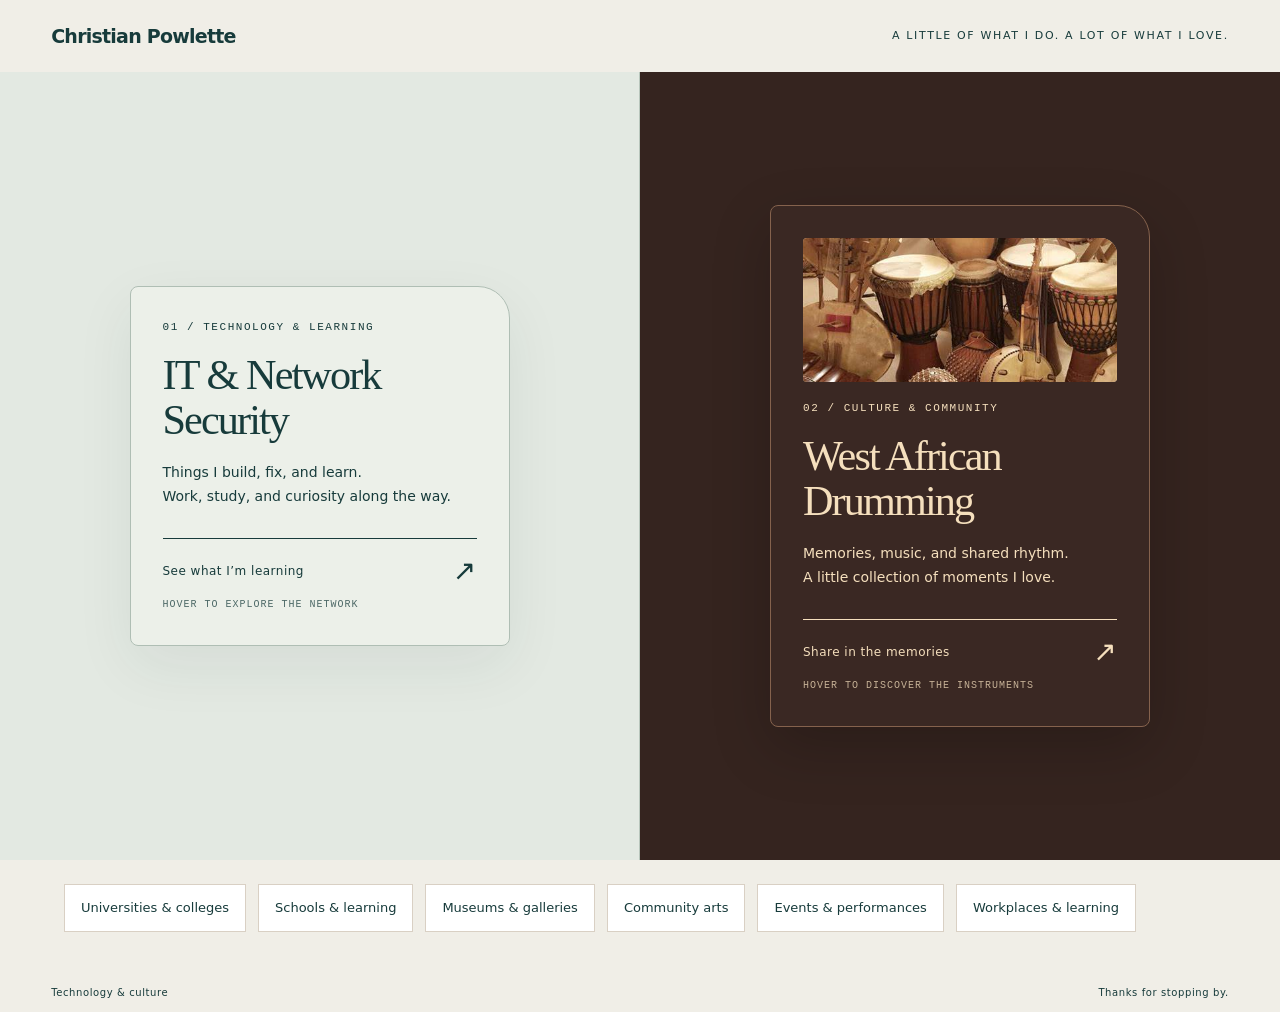
<file: index.html>
<!DOCTYPE html>
<html lang="en">
<head>
<meta charset="utf-8">
<meta name="viewport" content="width=device-width,initial-scale=1">
<title>Christian Powlette | Things I Love</title>
<meta name="description" content="A personal collection of Christian Powlette's memories, drumming moments, technology projects, and things learned along the way.">
<meta name="theme-color" content="#e3e9e2">
<link rel="stylesheet" href="assets/css/experiences.css">
<link rel="stylesheet" href="assets/css/entrance.css">
<script src="assets/js/experiences.js" defer></script>
</head>
<body data-page="entrance">
<a class="skip" href="#portfolios">Skip to the things I share</a>
<header class="entrance-header">
<a class="entrance-name" href="index.html" aria-current="page">Christian Powlette</a>
<p>A little of what I do. A lot of what I love.</p>
</header>
<main id="portfolios">
<h1 class="entrance-title">Come have a look around</h1>
<div class="experience-choices">
<a class="experience-choice choice-it" href="it.html" aria-labelledby="it-choice-title" aria-describedby="it-choice-description">
<div class="choice-art" aria-hidden="true"><img class="choice-prop prop-router" src="assets/images/prop-router.svg" alt=""><img class="choice-prop prop-switch" src="assets/images/prop-switch.svg" alt=""><img class="choice-prop prop-camera" src="assets/images/prop-camera.svg" alt=""><img class="choice-prop prop-firewall" src="assets/images/prop-firewall.svg" alt=""><img class="choice-prop prop-ethernet" src="assets/images/prop-ethernet.svg" alt=""></div>
<div class="choice-copy">
<span class="choice-number">01 / Technology &amp; learning</span>
<h2 id="it-choice-title">IT &amp; Network Security</h2>
<p class="choice-description" id="it-choice-description">Things I build, fix, and learn.<br>Work, study, and curiosity along the way.</p>
<span class="choice-enter">See what I&#8217;m learning <span class="choice-arrow" aria-hidden="true">&#8599;</span></span>
<span class="choice-hint">Hover to explore the network</span>
</div>
</a>
<a class="experience-choice choice-culture" href="drumming.html" aria-labelledby="culture-choice-title" aria-describedby="culture-choice-description">
<div class="choice-art" aria-hidden="true"><img class="choice-prop prop-djembe" src="assets/images/prop-djembe.svg" alt=""><img class="choice-prop prop-dundun" src="assets/images/prop-dundun.svg" alt=""><img class="choice-prop prop-krin" src="assets/images/prop-krin.svg" alt=""><img class="choice-prop prop-kora" src="assets/images/prop-kora.svg" alt=""></div>
<div class="choice-copy">
<img class="choice-photo" src="assets/images/african-instrument-ensemble.jpeg" alt="An ensemble of African percussion and string instruments, including drums, koras, and a balafon" width="474" height="582">
<span class="choice-number">02 / Culture &amp; community</span>
<h2 id="culture-choice-title">West African Drumming</h2>
<p class="choice-description" id="culture-choice-description">Memories, music, and shared rhythm.<br>A little collection of moments I love.</p>
<span class="choice-enter">Share in the memories <span class="choice-arrow" aria-hidden="true">&#8599;</span></span>
<span class="choice-hint">Hover to discover the instruments</span>
</div>
</a>
</div>
<nav class="place-jumps shell" aria-label="Browse by setting"><a href="drumming.html#universities-colleges">Universities &amp; colleges</a><a href="drumming.html#schools">Schools &amp; learning</a><a href="drumming.html#museums">Museums &amp; galleries</a><a href="drumming.html#community-arts">Community arts</a><a href="drumming.html#events-performances">Events &amp; performances</a><a href="it.html#institutions">Workplaces &amp; learning</a></nav></main>
<footer class="entrance-footer"><span>Technology &amp; culture</span><span>Thanks for stopping by.</span></footer>
</body>
</html>
</file>
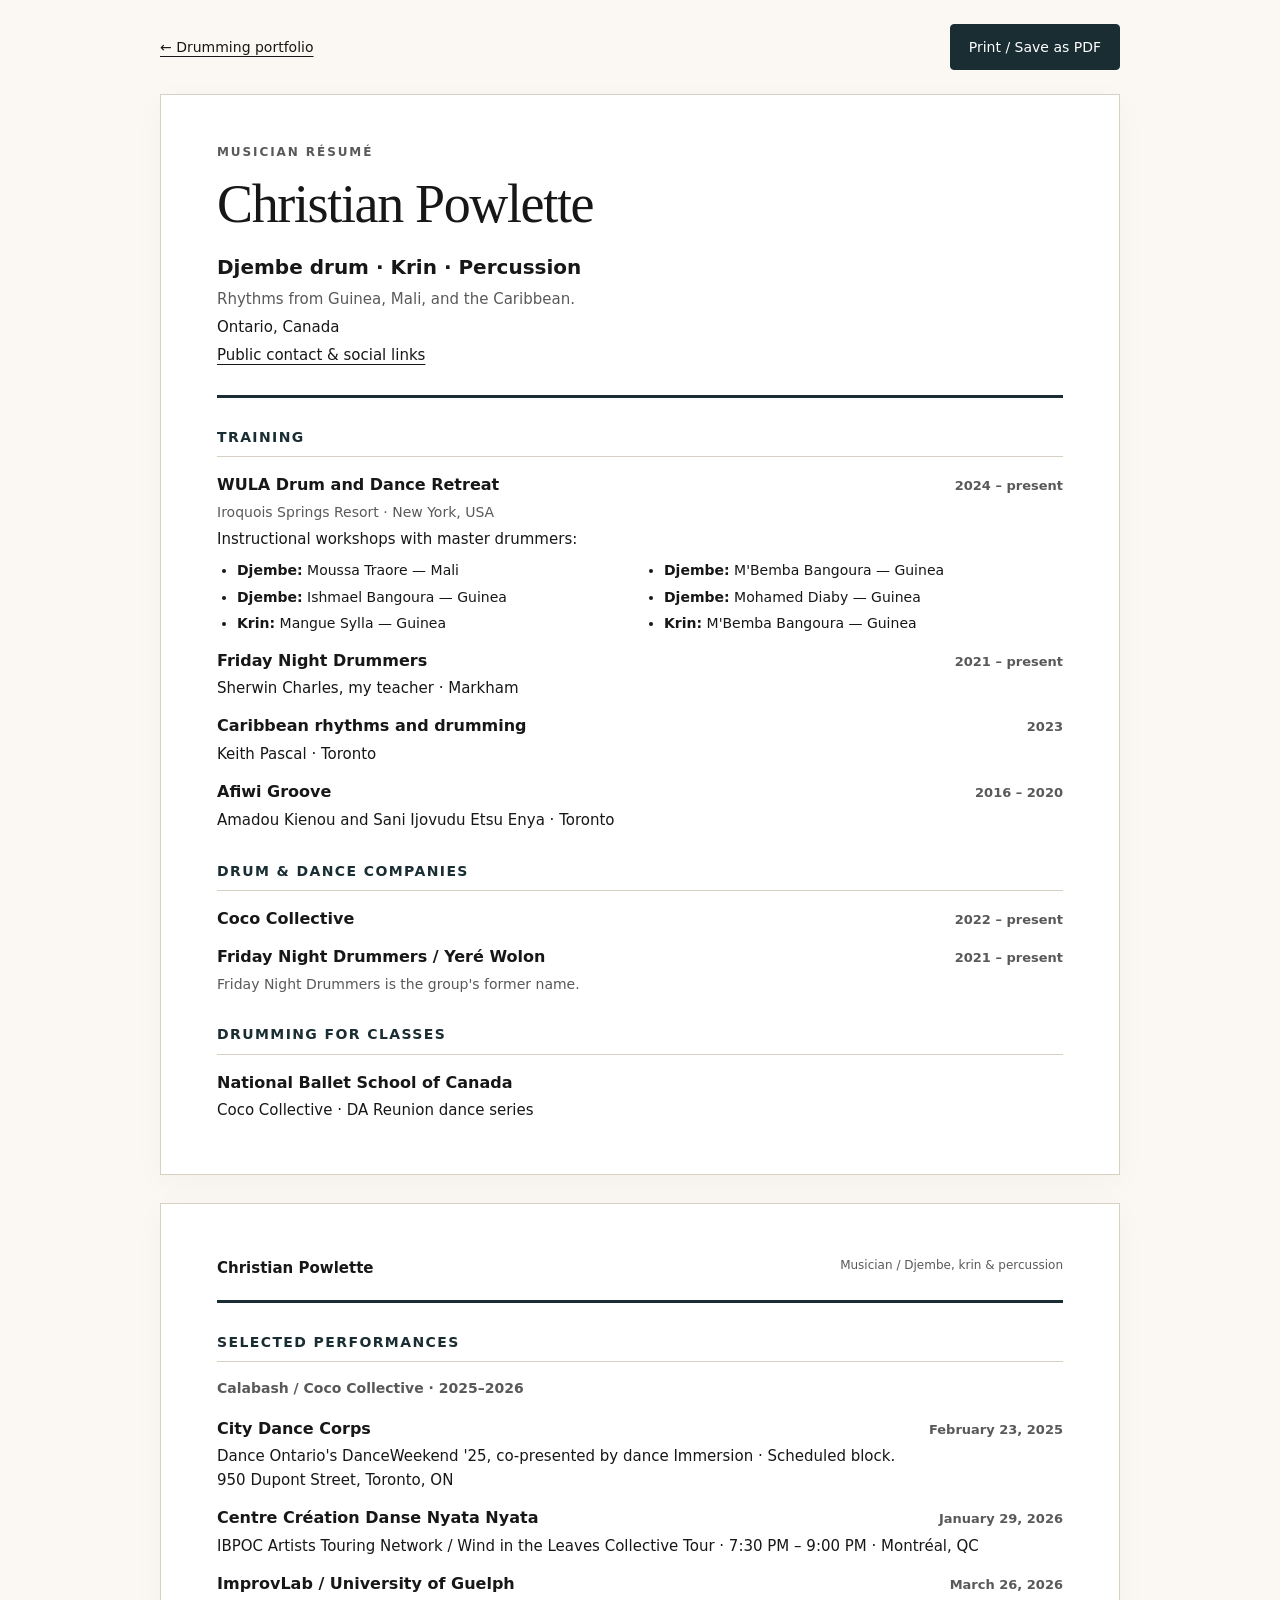
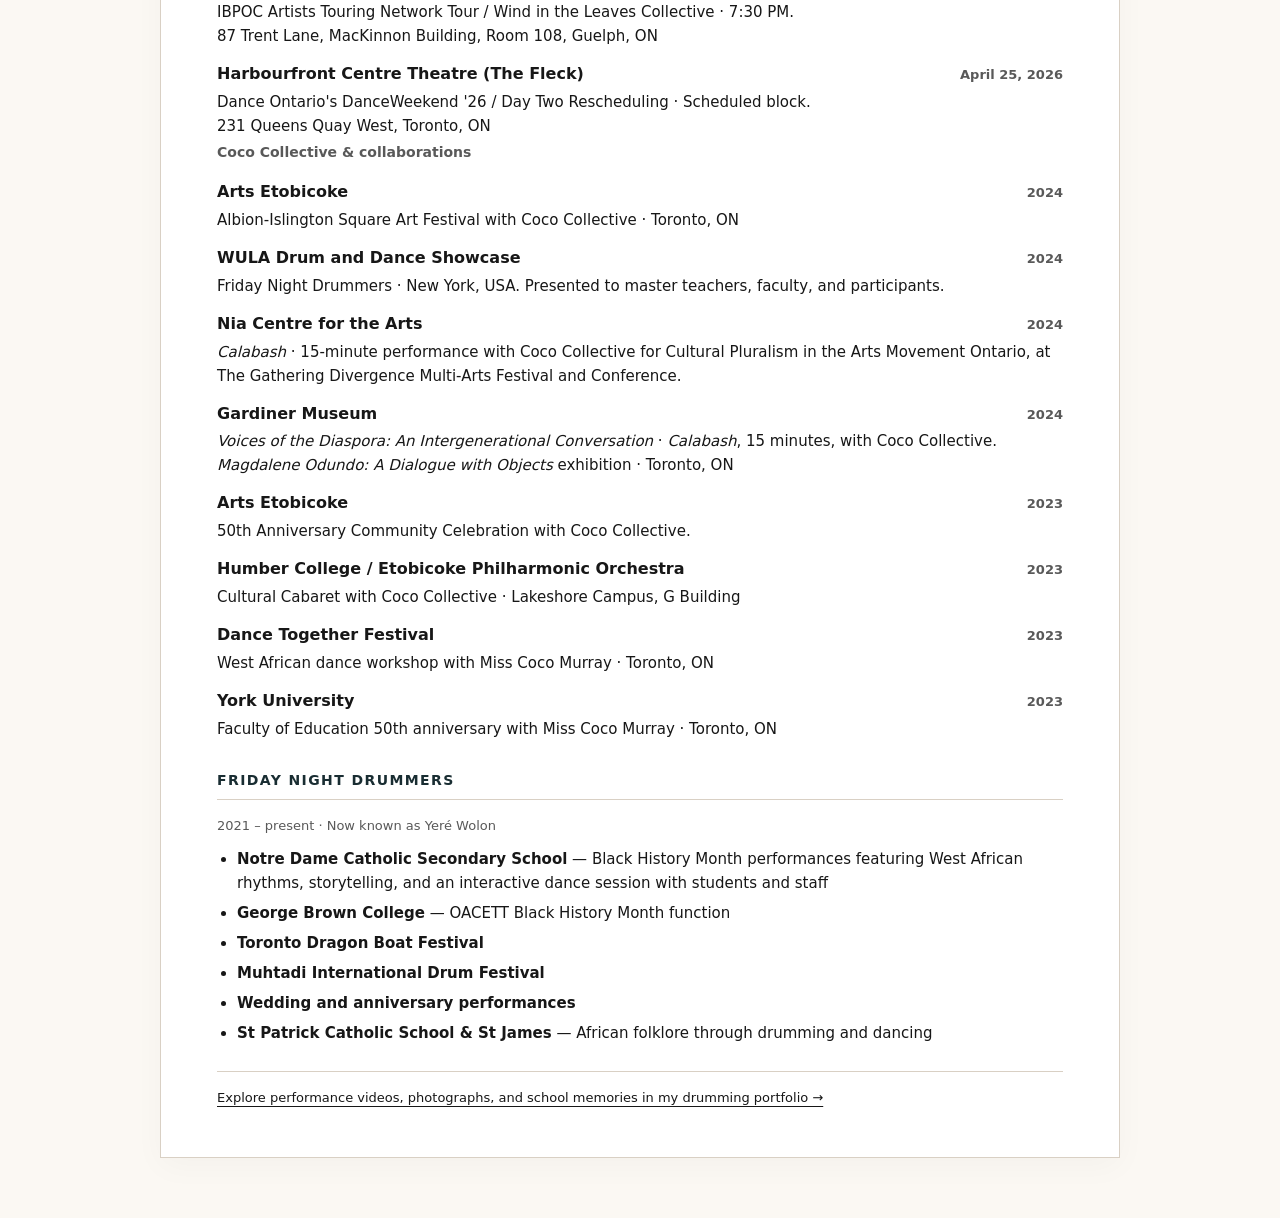
<file: drumming-resume.html>
<!DOCTYPE html>
<html lang="en">
<head>
  <meta charset="utf-8">
  <meta name="viewport" content="width=device-width, initial-scale=1">
  <title>Christian Powlette | Musician Résumé</title>
  <meta name="description" content="Christian Powlette's musician résumé: djembe, krin and percussion, training, companies, class accompaniment, and selected performances.">
  <meta name="theme-color" content="#192d32">
  <link rel="stylesheet" href="assets/css/drumming-resume.css">
  <script src="assets/js/drumming-resume.js" defer></script>
</head>
<body>
  <a class="skip-link" href="#resume">Skip to résumé</a>
  <nav class="resume-toolbar" aria-label="Résumé actions">
    <a href="drumming.html">&#8592; Drumming portfolio</a>
    <button type="button" id="print-resume" hidden>Print / Save as PDF</button>
  </nav>
  <main id="resume" tabindex="-1">
    <article class="resume-sheet" aria-labelledby="resume-name">
      <header class="resume-header">
        <p class="eyebrow">Musician résumé</p>
        <h1 id="resume-name">Christian Powlette</h1>
        <p class="specialty">Djembe drum &middot; Krin &middot; Percussion</p>
        <p class="musical-focus">Rhythms from Guinea, Mali, and the Caribbean.</p>
        <p class="resume-location">Ontario, Canada</p><p class="resume-contact"><a href="drumming.html#connect">Public contact &amp; social links</a></p>
      </header>

      <section aria-labelledby="training-heading">
        <h2 id="training-heading">Training</h2>
        <div class="resume-entry">
          <div class="entry-heading"><h3>WULA Drum and Dance Retreat</h3><p>2024 &ndash; present</p></div>
          <p class="entry-context">Iroquois Springs Resort &middot; New York, USA</p>
          <p>Instructional workshops with master drummers:</p>
          <ul class="workshops">
            <li><strong>Djembe:</strong> Moussa Traore &mdash; Mali</li>
            <li><strong>Djembe:</strong> M'Bemba Bangoura &mdash; Guinea</li>
            <li><strong>Djembe:</strong> Ishmael Bangoura &mdash; Guinea</li>
            <li><strong>Djembe:</strong> Mohamed Diaby &mdash; Guinea</li>
            <li><strong>Krin:</strong> Mangue Sylla &mdash; Guinea</li>
            <li><strong>Krin:</strong> M'Bemba Bangoura &mdash; Guinea</li>
          </ul>
        </div>
        <div class="resume-entry">
          <div class="entry-heading"><h3>Friday Night Drummers</h3><p>2021 &ndash; present</p></div>
          <p>Sherwin Charles, my teacher &middot; Markham</p>
        </div>
        <div class="resume-entry">
          <div class="entry-heading"><h3>Caribbean rhythms and drumming</h3><p>2023</p></div>
          <p>Keith Pascal &middot; Toronto</p>
        </div>
        <div class="resume-entry">
          <div class="entry-heading"><h3>Afiwi Groove</h3><p>2016 &ndash; 2020</p></div>
          <p>Amadou Kienou and Sani Ijovudu Etsu Enya &middot; Toronto</p>
        </div>
      </section>

      <section aria-labelledby="companies-heading">
        <h2 id="companies-heading">Drum &amp; dance companies</h2>
        <div class="resume-entry"><div class="entry-heading"><h3>Coco Collective</h3><p>2022 &ndash; present</p></div></div>
        <div class="resume-entry"><div class="entry-heading"><h3>Friday Night Drummers / Yer&eacute; Wolon</h3><p>2021 &ndash; present</p></div><p class="entry-context">Friday Night Drummers is the group's former name.</p></div>
      </section>

      <section aria-labelledby="classes-heading">
        <h2 id="classes-heading">Drumming for classes</h2>
        <div class="resume-entry"><h3>National Ballet School of Canada</h3><p>Coco Collective &middot; DA Reunion dance series</p></div>
      </section>
    </article>

    <article class="resume-sheet performance-sheet" aria-labelledby="performances-heading">
      <header class="continuation-header"><p>Christian Powlette <span>Musician / Djembe, krin &amp; percussion</span></p></header>
      <section aria-labelledby="performances-heading">
        <h2 id="performances-heading">Selected performances</h2>
        <h3 class="company-label">Calabash / Coco Collective &middot; 2025&ndash;2026</h3>
        <div class="resume-entry"><div class="entry-heading"><h3>City Dance Corps</h3><p>February 23, 2025</p></div><p>Dance Ontario's DanceWeekend '25, co-presented by dance Immersion &middot; Scheduled block.<br>950 Dupont Street, Toronto, ON</p></div>
        <div class="resume-entry"><div class="entry-heading"><h3>Centre Cr&eacute;ation Danse Nyata Nyata</h3><p>January 29, 2026</p></div><p>IBPOC Artists Touring Network / Wind in the Leaves Collective Tour &middot; 7:30 PM &ndash; 9:00 PM &middot; Montr&eacute;al, QC</p></div>
        <div class="resume-entry"><div class="entry-heading"><h3>ImprovLab / University of Guelph</h3><p>March 26, 2026</p></div><p>IBPOC Artists Touring Network Tour / Wind in the Leaves Collective &middot; 7:30 PM.<br>87 Trent Lane, MacKinnon Building, Room 108, Guelph, ON</p></div>
        <div class="resume-entry"><div class="entry-heading"><h3>Harbourfront Centre Theatre (The Fleck)</h3><p>April 25, 2026</p></div><p>Dance Ontario's DanceWeekend '26 / Day Two Rescheduling &middot; Scheduled block.<br>231 Queens Quay West, Toronto, ON</p></div>
        <h3 class="company-label">Coco Collective &amp; collaborations</h3>
        <div class="resume-entry"><div class="entry-heading"><h3>Arts Etobicoke</h3><p>2024</p></div><p>Albion-Islington Square Art Festival with Coco Collective &middot; Toronto, ON</p></div>
        <div class="resume-entry"><div class="entry-heading"><h3>WULA Drum and Dance Showcase</h3><p>2024</p></div><p>Friday Night Drummers &middot; New York, USA. Presented to master teachers, faculty, and participants.</p></div>
        <div class="resume-entry"><div class="entry-heading"><h3>Nia Centre for the Arts</h3><p>2024</p></div><p><cite>Calabash</cite> &middot; 15-minute performance with Coco Collective for Cultural Pluralism in the Arts Movement Ontario, at The Gathering Divergence Multi-Arts Festival and Conference.</p></div>
        <div class="resume-entry"><div class="entry-heading"><h3>Gardiner Museum</h3><p>2024</p></div><p><cite>Voices of the Diaspora: An Intergenerational Conversation</cite> &middot; <cite>Calabash</cite>, 15 minutes, with Coco Collective. <cite>Magdalene Odundo: A Dialogue with Objects</cite> exhibition &middot; Toronto, ON</p></div>
        <div class="resume-entry"><div class="entry-heading"><h3>Arts Etobicoke</h3><p>2023</p></div><p>50th Anniversary Community Celebration with Coco Collective.</p></div>
        <div class="resume-entry"><div class="entry-heading"><h3>Humber College / Etobicoke Philharmonic Orchestra</h3><p>2023</p></div><p>Cultural Cabaret with Coco Collective &middot; Lakeshore Campus, G Building</p></div>
        <div class="resume-entry"><div class="entry-heading"><h3>Dance Together Festival</h3><p>2023</p></div><p>West African dance workshop with Miss Coco Murray &middot; Toronto, ON</p></div>
        <div class="resume-entry"><div class="entry-heading"><h3>York University</h3><p>2023</p></div><p>Faculty of Education 50th anniversary with Miss Coco Murray &middot; Toronto, ON</p></div>
      </section>

      <section aria-labelledby="friday-heading">
        <h2 id="friday-heading">Friday Night Drummers</h2>
        <p class="section-period">2021 &ndash; present &middot; Now known as Yer&eacute; Wolon</p>
        <ul class="engagements">
          <li><strong>Notre Dame Catholic Secondary School</strong> &mdash; Black History Month performances featuring West African rhythms, storytelling, and an interactive dance session with students and staff</li>
          <li><strong>George Brown College</strong> &mdash; OACETT Black History Month function</li>
          <li><strong>Toronto Dragon Boat Festival</strong></li>
          <li><strong>Muhtadi International Drum Festival</strong></li>
          <li><strong>Wedding and anniversary performances</strong></li>
          <li><strong>St Patrick Catholic School &amp; St James</strong> &mdash; African folklore through drumming and dancing</li>
        </ul>
      </section>
      <footer class="resume-footer"><a href="drumming.html">Explore performance videos, photographs, and school memories in my drumming portfolio &#8594;</a></footer>
    </article>
  </main>
</body>
</html>
</file>
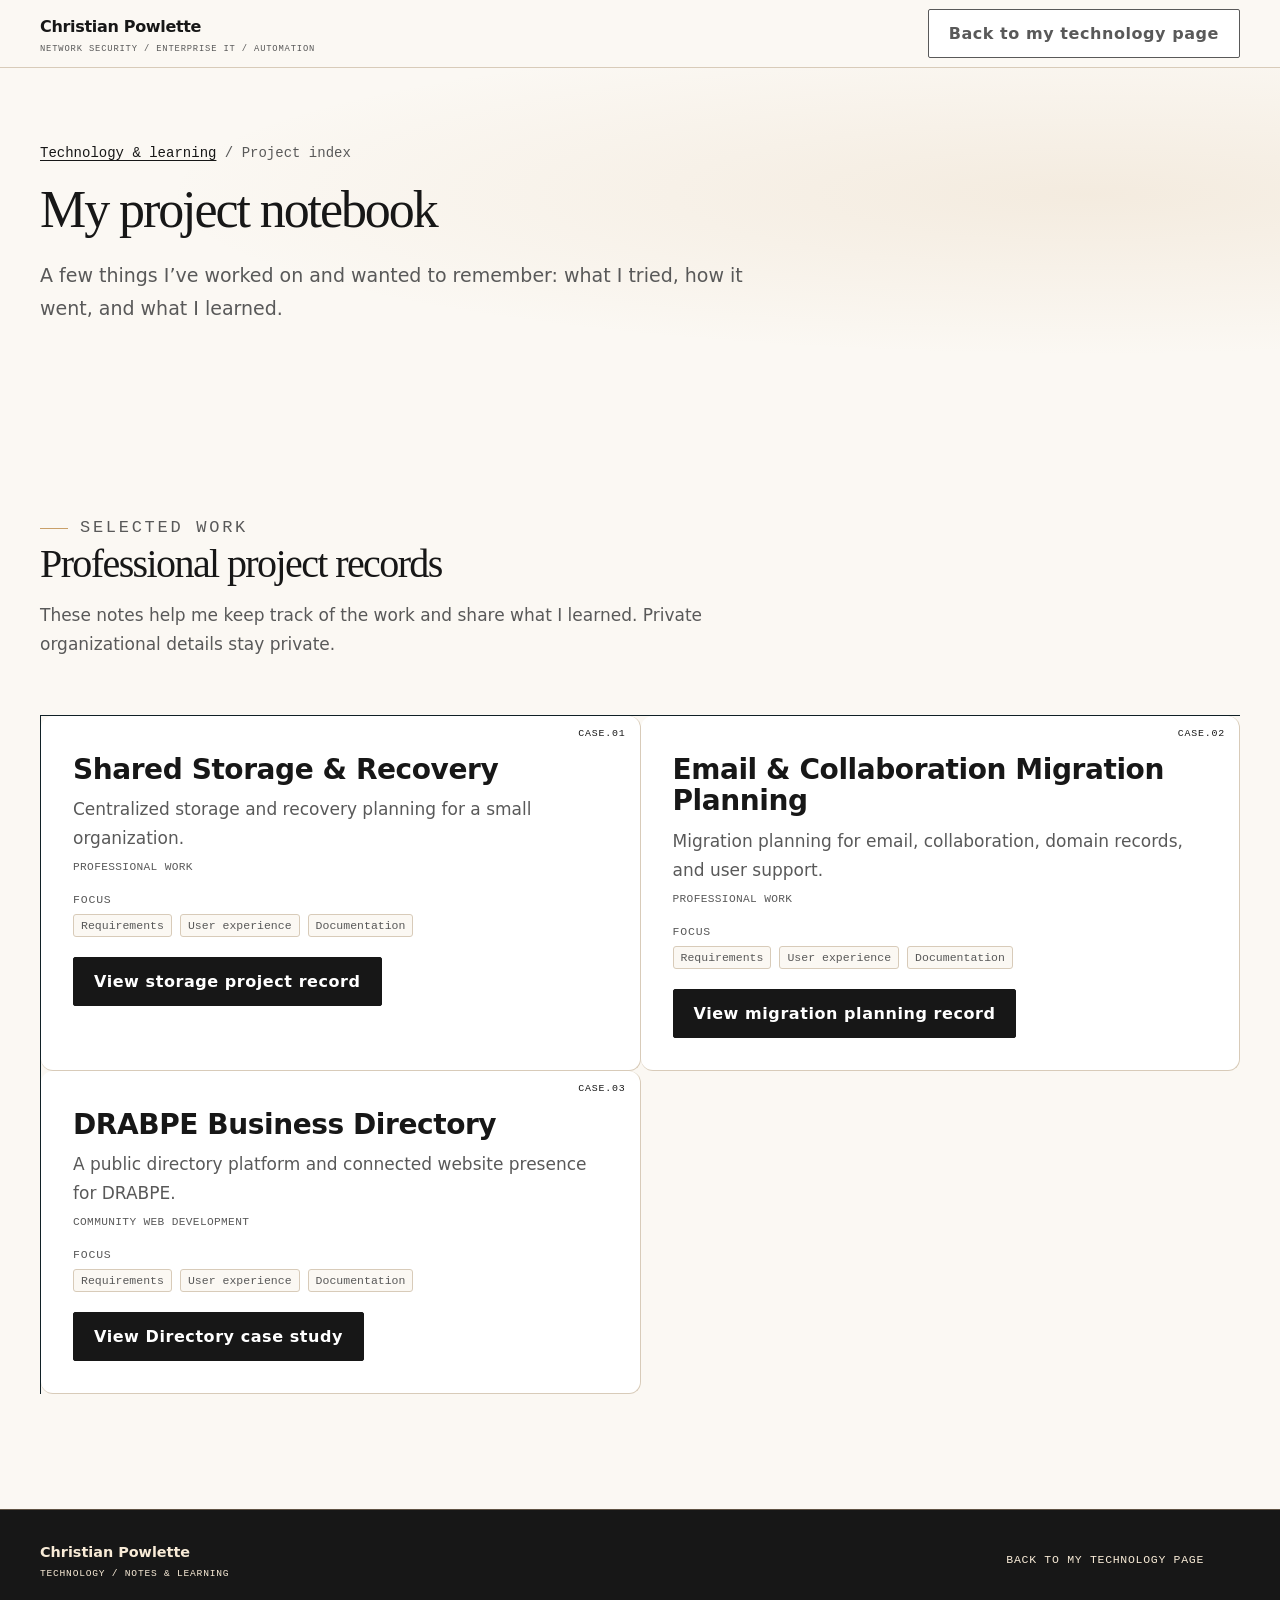
<file: projects.html>
<!DOCTYPE html>
<html lang="en">
<head>
  <meta charset="utf-8">
  <meta name="viewport" content="width=device-width, initial-scale=1">
  <title>Project Notebook | Christian Powlette</title>
  <meta name="description" content="Explore Christian Powlette's public project case studies in infrastructure, collaboration, and community web operations.">
  <meta name="theme-color" content="#fbf8f3">
  <link rel="preconnect" href="https://fonts.googleapis.com">
  <link rel="preconnect" href="https://fonts.gstatic.com" crossorigin>
  <link href="https://fonts.googleapis.com/css2?family=Inter:wght@400;500;600;700;800&family=JetBrains+Mono:wght@400;500;600&display=swap" rel="stylesheet">
  <link rel="stylesheet" href="assets/css/styles.css">
  <link rel="stylesheet" href="assets/css/case-study-theme.css">
<link rel="stylesheet" href="assets/css/earth-palette.css">
</head>
<body>
  <a class="skip-link" href="#main">Skip to content</a>
  <header class="site-header">
    <div class="container">
      <a class="brand brand--wordmark" href="it.html#top"><span class="brand-copy"><strong>Christian Powlette</strong><small>NETWORK SECURITY / ENTERPRISE IT / AUTOMATION</small></span></a>
      <a class="btn btn-ghost" href="it.html">Back to my technology page</a>
    </div>
  </header>
  <main id="main">
    <section class="cs-hero">
      <div class="container">
        <p class="cs-crumb"><a href="it.html">Technology &amp; learning</a> / Project index</p>
        <h1>My project notebook</h1>
        <p class="cs-summary">A few things I’ve worked on and wanted to remember: what I tried, how it went, and what I learned.</p>
      </div>
    </section>
    <section class="section" aria-labelledby="project-index-h">
      <div class="container">
        <div class="section-head"><p class="eyebrow">Selected work</p><h2 id="project-index-h">Professional project records</h2><p>These notes help me keep track of the work and share what I learned. Private organizational details stay private.</p></div>
        <div class="project-grid project-index-grid">
          <article class="card project">
            <div><h3>Shared Storage &amp; Recovery</h3><p class="project-desc">Centralized storage and recovery planning for a small organization.</p><p class="project-affiliation">Professional work</p></div>
            <div><p class="stack-label">Focus</p><ul class="chips"><li class="chip">Requirements</li><li class="chip">User experience</li><li class="chip">Documentation</li></ul></div>
            <div class="project-foot"><a class="btn btn-primary" href="case-studies/secure-nas-deployment.html">View storage project record</a></div>
          </article>
          <article class="card project">
            <div><h3>Email &amp; Collaboration Migration Planning</h3><p class="project-desc">Migration planning for email, collaboration, domain records, and user support.</p><p class="project-affiliation">Professional work</p></div>
            <div><p class="stack-label">Focus</p><ul class="chips"><li class="chip">Requirements</li><li class="chip">User experience</li><li class="chip">Documentation</li></ul></div>
            <div class="project-foot"><a class="btn btn-primary" href="case-studies/collaboration-migration-planning.html">View migration planning record</a></div>
          </article>
          <article class="card project">
            <div><h3>DRABPE Business Directory</h3><p class="project-desc">A public directory platform and connected website presence for DRABPE.</p><p class="project-affiliation">Community web development</p></div>
            <div><p class="stack-label">Focus</p><ul class="chips"><li class="chip">Requirements</li><li class="chip">User experience</li><li class="chip">Documentation</li></ul></div>
            <div class="project-foot"><a class="btn btn-primary" href="case-studies/drabpe-business-directory.html">View Directory case study</a></div>
          </article>
        </div>
      </div>
    </section>
  </main>
  <footer class="site-footer"><div class="container"><div class="footer-identity"><div><strong>Christian Powlette</strong><span>TECHNOLOGY / NOTES &amp; LEARNING</span></div></div><a class="footer-top" href="it.html">Back to my technology page</a></div></footer>
  <script src="assets/js/main.js" defer></script>
</body>
</html>
</file>
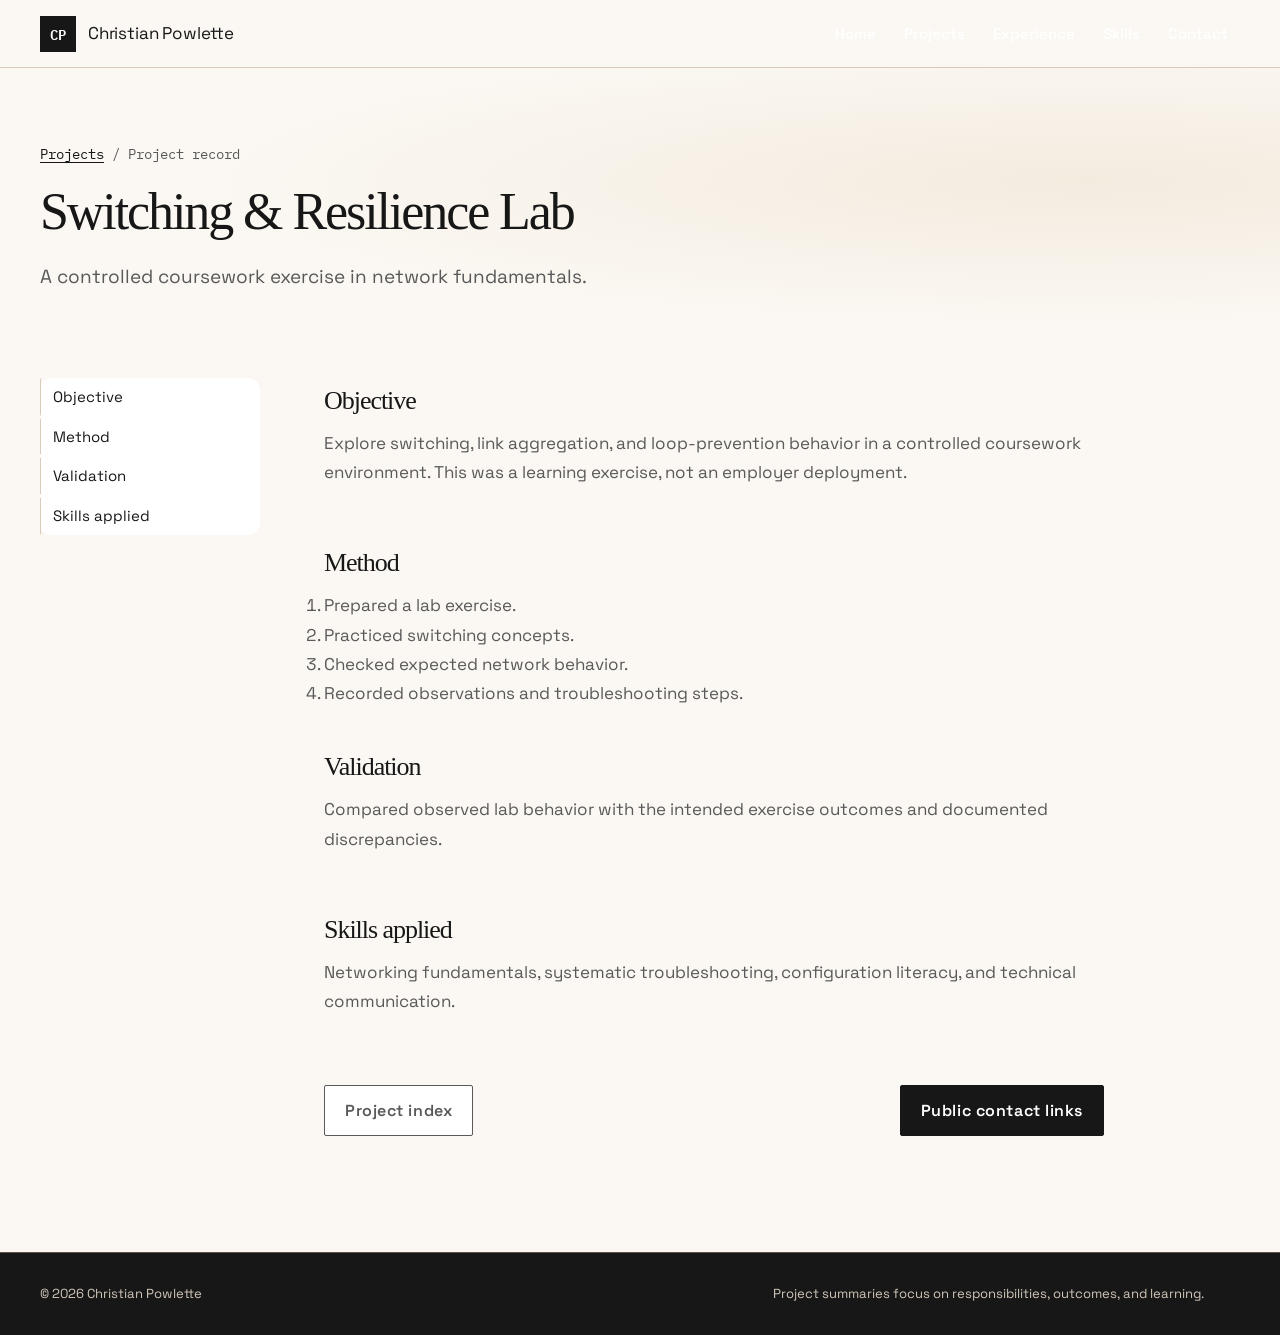
<file: case-studies/cisco-switching-lab.html>
<!DOCTYPE html>
<html lang="en">
<head>
  <meta charset="utf-8">
  <meta name="viewport" content="width=device-width, initial-scale=1">
  <title>Switching &amp; Resilience Lab | Christian Powlette</title>
  <meta name="description" content="A controlled coursework exercise in network fundamentals.">
  <meta name="theme-color" content="#fbf8f3">
  <link rel="preconnect" href="https://fonts.googleapis.com">
  <link rel="preconnect" href="https://fonts.gstatic.com" crossorigin>
  <link href="https://fonts.googleapis.com/css2?family=IBM+Plex+Mono:wght@400;500;600&family=Space+Grotesk:wght@400;500;600;700&display=swap" rel="stylesheet">
  <link rel="stylesheet" href="../assets/css/styles.css">
  <link rel="stylesheet" href="../assets/css/case-study-theme.css">
<link rel="stylesheet" href="../assets/css/earth-palette.css">
<link rel="stylesheet" href="../assets/css/photos.css">
</head>
<body>
  <a class="skip-link" href="#main">Skip to content</a>
  <header class="site-header"><div class="container"><a class="brand" href="../it.html"><span class="brand-mark" aria-hidden="true">CP</span><span>Christian Powlette</span></a><button class="nav-toggle" type="button" aria-expanded="false" aria-controls="site-nav"><span class="nav-toggle-bars" aria-hidden="true"></span>Menu</button><nav class="nav" id="site-nav" aria-label="Primary"><ul class="nav-list"><li><a href="../it.html#top">Home</a></li><li><a href="../it.html#projects">Projects</a></li><li><a href="../it.html#experience">Experience</a></li><li><a href="../it.html#stack">Skills</a></li><li><a href="../it.html#contact">Contact</a></li></ul></nav></div></header>
  <main id="main"><section class="cs-hero"><div class="container"><p class="cs-crumb"><a href="../projects.html">Projects</a> / Project record</p><h1>Switching &amp; Resilience Lab</h1><p class="cs-summary">A controlled coursework exercise in network fundamentals.</p></div></section><div class="container cs-layout"><nav class="cs-toc" aria-label="On this page"><ol><li><a href="#objective">Objective</a></li><li><a href="#implementation">Method</a></li><li><a href="#validation">Validation</a></li><li><a href="#skills">Skills applied</a></li></ol></nav><article class="cs-body"><section id="objective"><h2>Objective</h2><p>Explore switching, link aggregation, and loop-prevention behavior in a controlled coursework environment. This was a learning exercise, not an employer deployment.</p></section><section id="implementation"><h2>Method</h2><ol><li>Prepared a lab exercise.</li><li>Practiced switching concepts.</li><li>Checked expected network behavior.</li><li>Recorded observations and troubleshooting steps.</li></ol></section><section id="validation"><h2>Validation</h2><p>Compared observed lab behavior with the intended exercise outcomes and documented discrepancies.</p></section><section id="skills"><h2>Skills applied</h2><p>Networking fundamentals, systematic troubleshooting, configuration literacy, and technical communication.</p></section><nav class="cs-nav" aria-label="Project navigation"><a class="btn btn-ghost" href="../projects.html">Project index</a><a class="btn btn-primary" href="../it.html#contact">Public contact links</a></nav></article></div></main>
  <footer class="site-footer"><div class="container"><span>&copy; <span id="year">2026</span> Christian Powlette</span><span>Project summaries focus on responsibilities, outcomes, and learning.</span></div></footer>
  <script src="../assets/js/main.js" defer></script>
</body>
</html>
</file>
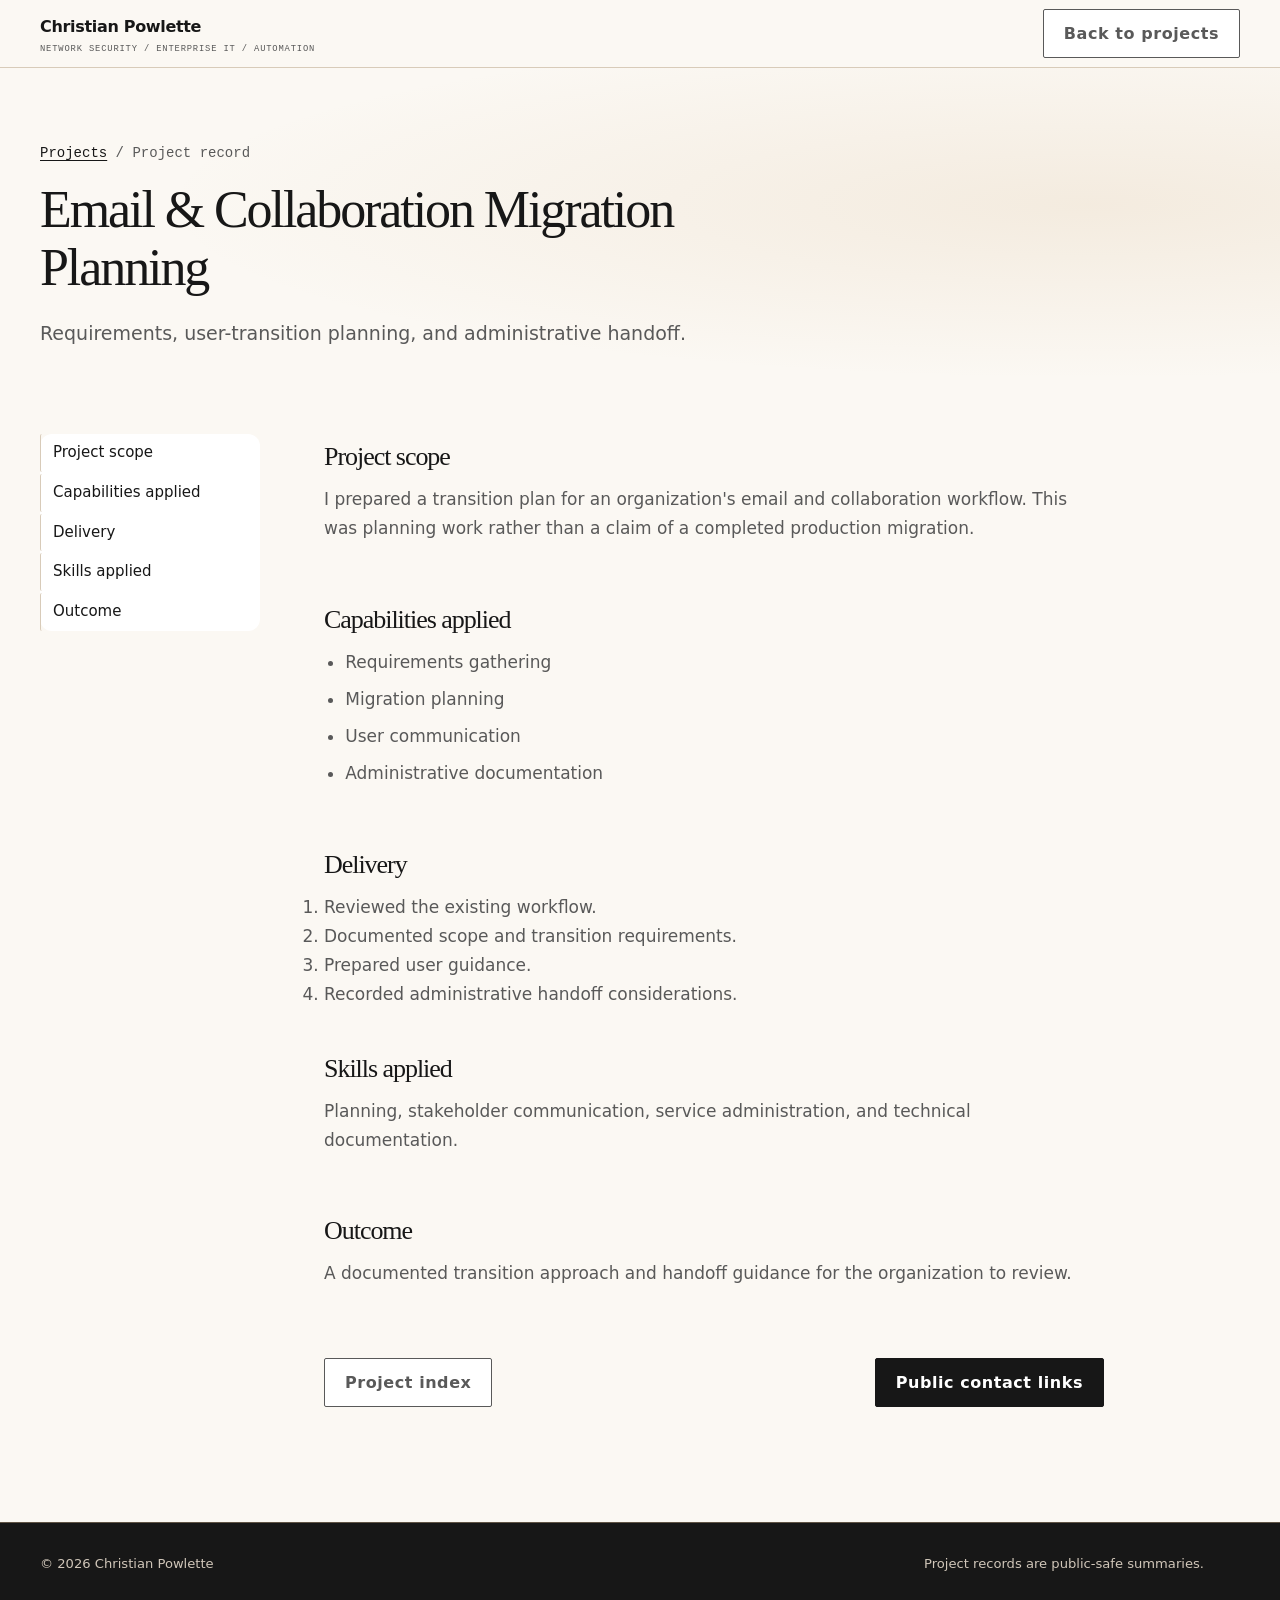
<file: case-studies/collaboration-migration-planning.html>
<!DOCTYPE html>
<html lang="en">
<head>
  <meta charset="utf-8">
  <meta name="viewport" content="width=device-width, initial-scale=1">
  <title>Email &amp; Collaboration Migration Planning | Christian Powlette</title>
  <meta name="description" content="Requirements, user-transition planning, and administrative handoff.">
  <meta name="theme-color" content="#fbf8f3">
  <link rel="preconnect" href="https://fonts.googleapis.com">
  <link rel="preconnect" href="https://fonts.gstatic.com" crossorigin>
  <link href="https://fonts.googleapis.com/css2?family=Inter:wght@400;500;600;700;800&family=JetBrains+Mono:wght@400;500;600&display=swap" rel="stylesheet">
  <link rel="stylesheet" href="../assets/css/styles.css">
  <link rel="stylesheet" href="../assets/css/case-study-theme.css">
<link rel="stylesheet" href="../assets/css/earth-palette.css">
</head>
<body>
  <a class="skip-link" href="#main">Skip to content</a>
  <header class="site-header"><div class="container"><a class="brand brand--wordmark" href="../it.html#top"><span class="brand-copy"><strong>Christian Powlette</strong><small>NETWORK SECURITY / ENTERPRISE IT / AUTOMATION</small></span></a><a class="btn btn-ghost" href="../it.html#projects">Back to projects</a></div></header>
  <main id="main"><section class="cs-hero"><div class="container"><p class="cs-crumb"><a href="../projects.html">Projects</a> / Project record</p><h1>Email &amp; Collaboration Migration Planning</h1><p class="cs-summary">Requirements, user-transition planning, and administrative handoff.</p></div></section><div class="container cs-layout"><nav class="cs-toc" aria-label="On this page"><ol><li><a href="#scope">Project scope</a></li><li><a href="#tools">Capabilities applied</a></li><li><a href="#delivery">Delivery</a></li><li><a href="#skills">Skills applied</a></li><li><a href="#outcome">Outcome</a></li></ol></nav><article class="cs-body"><section id="scope"><h2>Project scope</h2><p>I prepared a transition plan for an organization's email and collaboration workflow. This was planning work rather than a claim of a completed production migration.</p></section><section id="tools"><h2>Capabilities applied</h2><ul><li>Requirements gathering</li><li>Migration planning</li><li>User communication</li><li>Administrative documentation</li></ul></section><section id="delivery"><h2>Delivery</h2><ol><li>Reviewed the existing workflow.</li><li>Documented scope and transition requirements.</li><li>Prepared user guidance.</li><li>Recorded administrative handoff considerations.</li></ol></section><section id="skills"><h2>Skills applied</h2><p>Planning, stakeholder communication, service administration, and technical documentation.</p></section><section id="outcome"><h2>Outcome</h2><p>A documented transition approach and handoff guidance for the organization to review.</p></section><nav class="cs-nav" aria-label="Project navigation"><a class="btn btn-ghost" href="../projects.html">Project index</a><a class="btn btn-primary" href="../it.html#contact">Public contact links</a></nav></article></div></main>
  <footer class="site-footer"><div class="container"><span>&copy; <span id="year">2026</span> Christian Powlette</span><span>Project records are public-safe summaries.</span></div></footer>
  <script src="../assets/js/main.js" defer></script>
</body>
</html>
</file>
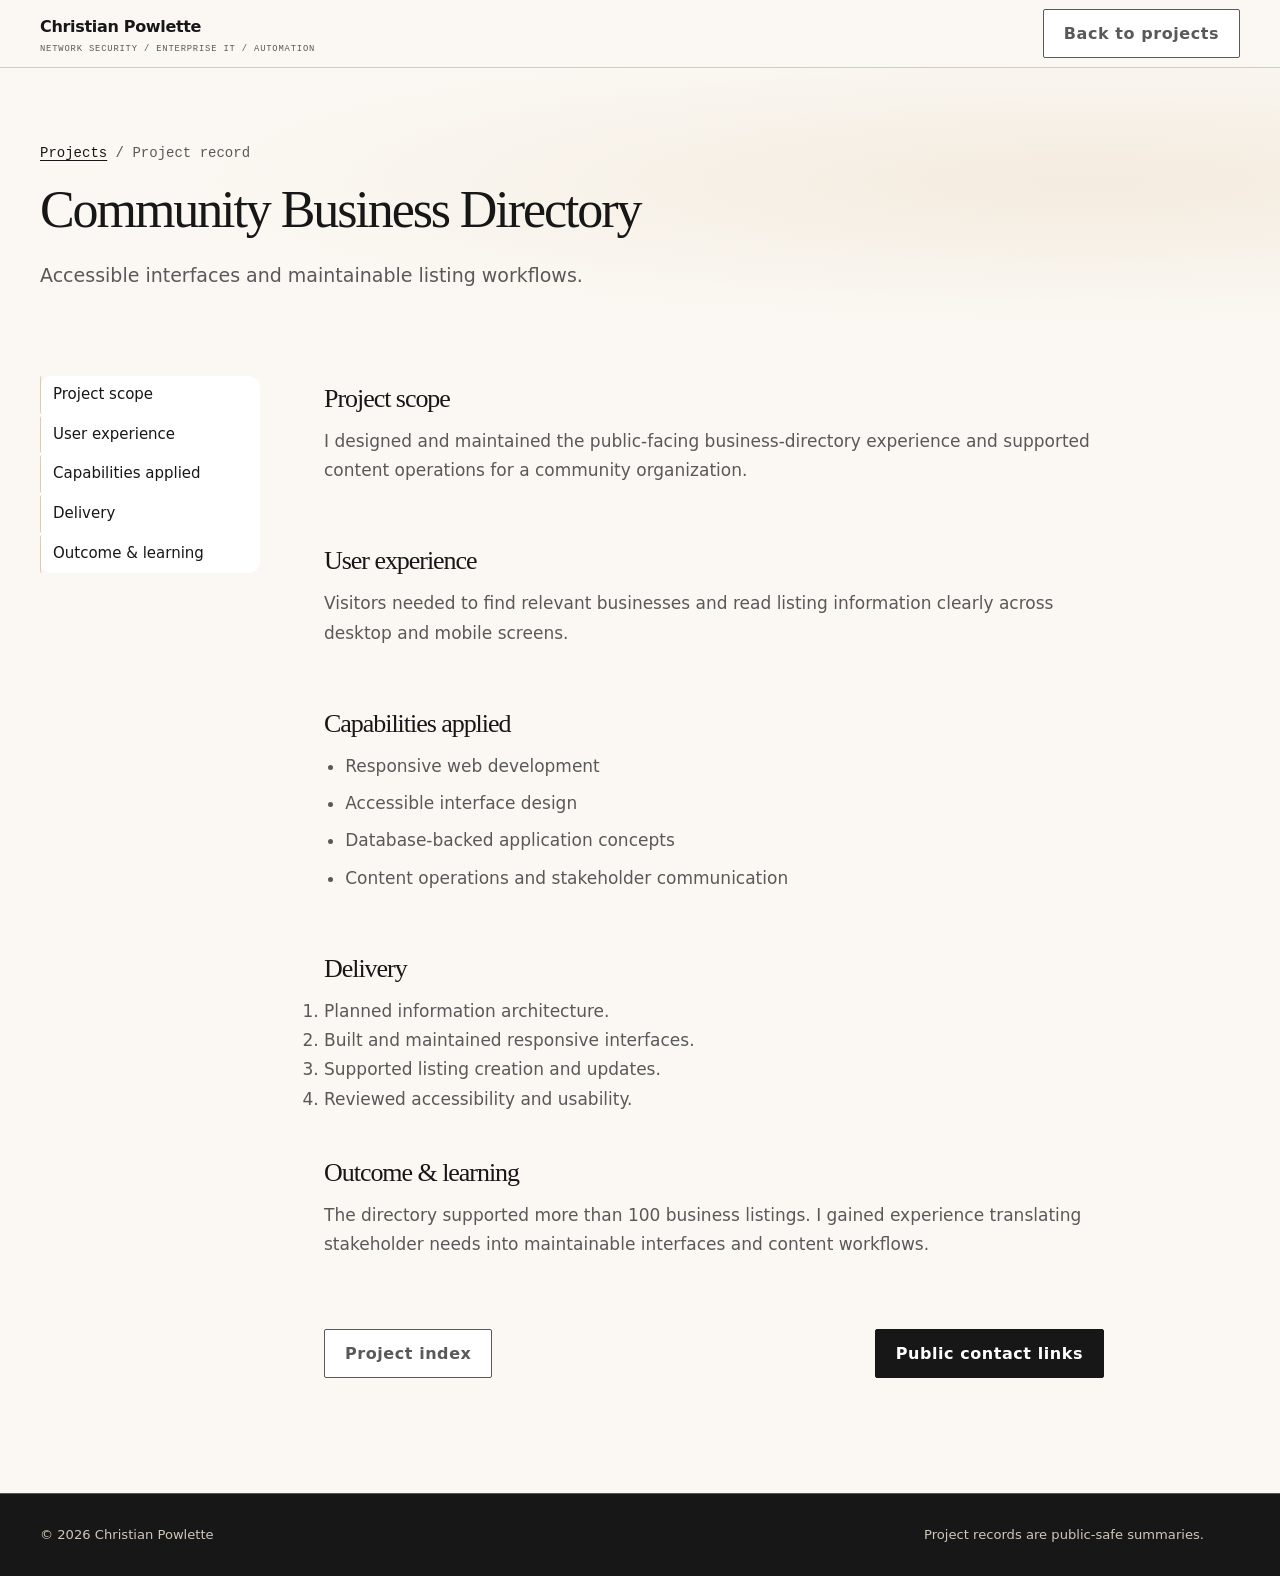
<file: case-studies/drabpe-business-directory.html>
<!DOCTYPE html>
<html lang="en">
<head>
  <meta charset="utf-8">
  <meta name="viewport" content="width=device-width, initial-scale=1">
  <title>Community Business Directory | Christian Powlette</title>
  <meta name="description" content="Accessible interfaces and maintainable listing workflows.">
  <meta name="theme-color" content="#fbf8f3">
  <link rel="preconnect" href="https://fonts.googleapis.com">
  <link rel="preconnect" href="https://fonts.gstatic.com" crossorigin>
  <link href="https://fonts.googleapis.com/css2?family=Inter:wght@400;500;600;700;800&family=JetBrains+Mono:wght@400;500;600&display=swap" rel="stylesheet">
  <link rel="stylesheet" href="../assets/css/styles.css">
  <link rel="stylesheet" href="../assets/css/case-study-theme.css">
<link rel="stylesheet" href="../assets/css/earth-palette.css">
<link rel="stylesheet" href="../assets/css/photos.css">
</head>
<body>
  <a class="skip-link" href="#main">Skip to content</a>
  <header class="site-header"><div class="container"><a class="brand brand--wordmark" href="../it.html#top"><span class="brand-copy"><strong>Christian Powlette</strong><small>NETWORK SECURITY / ENTERPRISE IT / AUTOMATION</small></span></a><a class="btn btn-ghost" href="../it.html#projects">Back to projects</a></div></header>
  <main id="main"><section class="cs-hero"><div class="container"><p class="cs-crumb"><a href="../projects.html">Projects</a> / Project record</p><h1>Community Business Directory</h1><p class="cs-summary">Accessible interfaces and maintainable listing workflows.</p></div></section><div class="container cs-layout"><nav class="cs-toc" aria-label="On this page"><ol><li><a href="#scope">Project scope</a></li><li><a href="#domains">User experience</a></li><li><a href="#tools">Capabilities applied</a></li><li><a href="#delivery">Delivery</a></li><li><a href="#skills">Outcome &amp; learning</a></li></ol></nav><article class="cs-body"><section id="scope"><h2>Project scope</h2><p>I designed and maintained the public-facing business-directory experience and supported content operations for a community organization.</p></section><section id="domains"><h2>User experience</h2><p>Visitors needed to find relevant businesses and read listing information clearly across desktop and mobile screens.</p></section><section id="tools"><h2>Capabilities applied</h2><ul><li>Responsive web development</li><li>Accessible interface design</li><li>Database-backed application concepts</li><li>Content operations and stakeholder communication</li></ul></section><section id="delivery"><h2>Delivery</h2><ol><li>Planned information architecture.</li><li>Built and maintained responsive interfaces.</li><li>Supported listing creation and updates.</li><li>Reviewed accessibility and usability.</li></ol></section><section id="skills"><h2>Outcome &amp; learning</h2><p>The directory supported more than 100 business listings. I gained experience translating stakeholder needs into maintainable interfaces and content workflows.</p></section><nav class="cs-nav" aria-label="Project navigation"><a class="btn btn-ghost" href="../projects.html">Project index</a><a class="btn btn-primary" href="../it.html#contact">Public contact links</a></nav></article></div></main>
  <footer class="site-footer"><div class="container"><span>&copy; <span id="year">2026</span> Christian Powlette</span><span>Project records are public-safe summaries.</span></div></footer>
  <script src="../assets/js/main.js" defer></script>
</body>
</html>
</file>
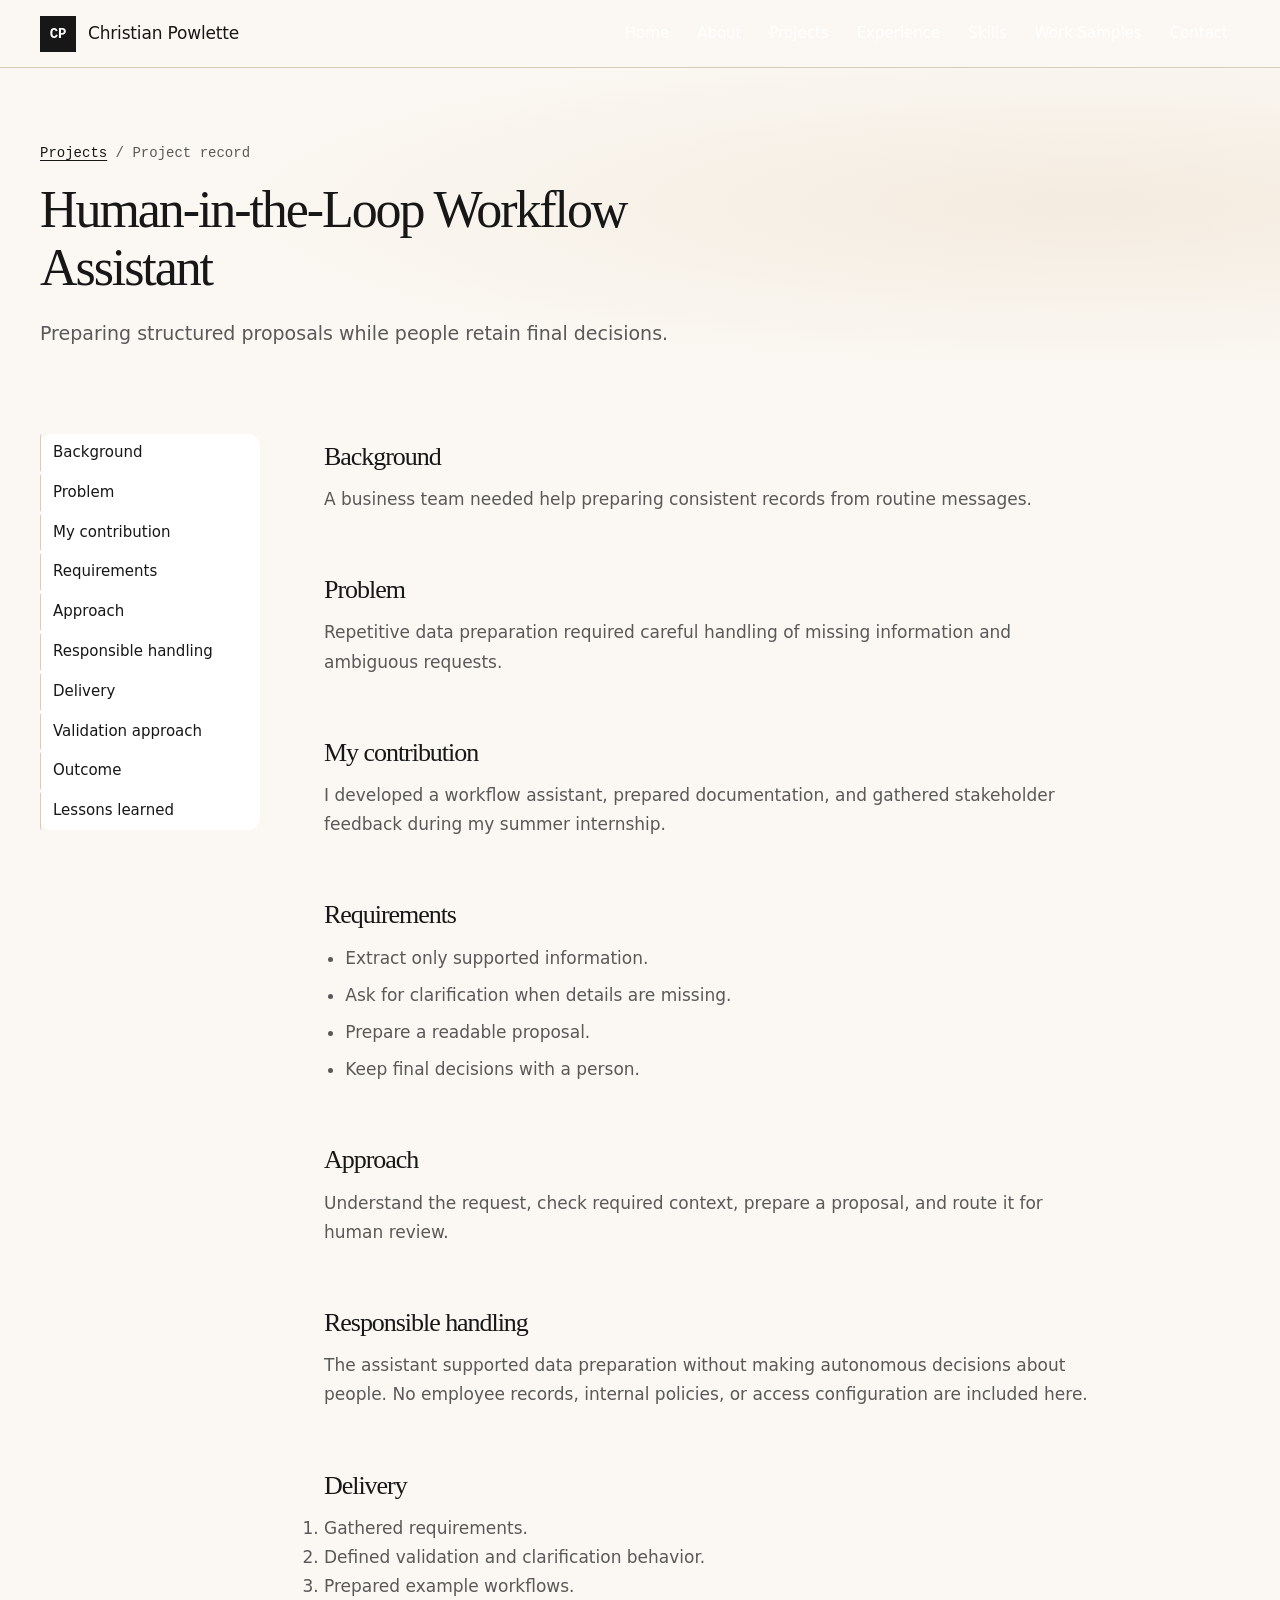
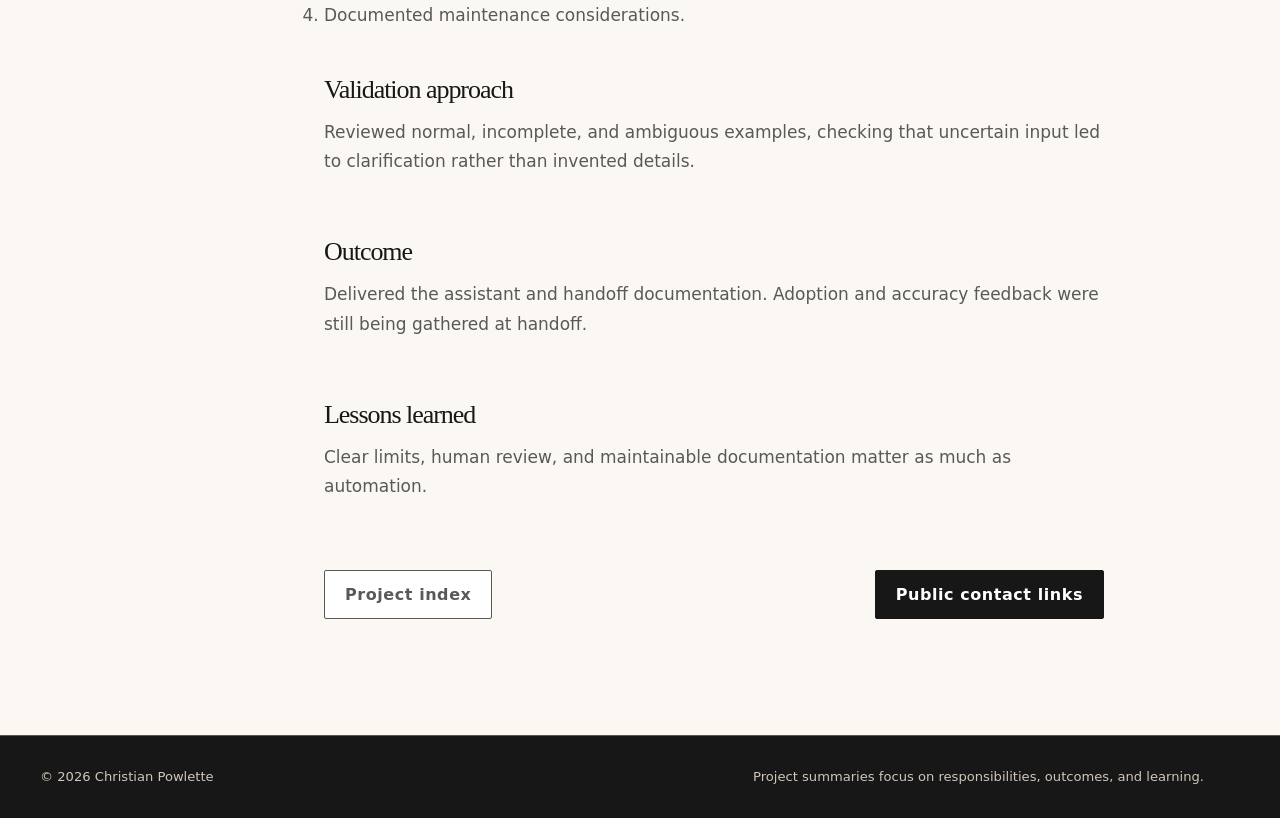
<file: case-studies/hr-attendance-agent.html>
<!DOCTYPE html>
<html lang="en">
<head>
  <meta charset="utf-8">
  <meta name="viewport" content="width=device-width, initial-scale=1">
  <title>Human-in-the-Loop Workflow Assistant | Christian Powlette</title>
  <meta name="description" content="Preparing structured proposals while people retain final decisions.">
  <meta name="theme-color" content="#fbf8f3">
  <meta property="og:title" content="Preparing structured proposals while people retain final decisions.">
  <meta property="og:description" content="Preparing structured proposals while people retain final decisions.">
  <meta property="og:type" content="website">
  <link rel="icon" href="data:image/svg+xml,%3Csvg xmlns='http://www.w3.org/2000/svg' viewBox='0 0 64 64'%3E%3Crect width='64' height='64' rx='14' fill='%23102026'/%3E%3Crect x='3' y='3' width='58' height='58' rx='12' fill='none' stroke='%23d45821' stroke-width='3'/%3E%3Ctext x='32' y='42' font-family='monospace' font-size='26' font-weight='700' text-anchor='middle' fill='%23ffffff'%3ECP%3C/text%3E%3C/svg%3E">
  <link rel="preconnect" href="https://fonts.googleapis.com">
  <link rel="preconnect" href="https://fonts.gstatic.com" crossorigin>
  <link href="https://fonts.googleapis.com/css2?family=Inter:wght@400;500;600;700;800&family=JetBrains+Mono:wght@400;500;600&display=swap" rel="stylesheet">
  <link rel="stylesheet" href="../assets/css/styles.css">
  <link rel="stylesheet" href="../assets/css/case-study-theme.css">
<link rel="stylesheet" href="../assets/css/earth-palette.css">
</head>
<body>
  <a class="skip-link" href="#main">Skip to content</a>
  <header class="site-header">
    <div class="container">
      <a class="brand" href="../it.html"><span class="brand-mark" aria-hidden="true">CP</span><span>Christian Powlette</span></a>
      <button class="nav-toggle" type="button" aria-expanded="false" aria-controls="site-nav"><span class="nav-toggle-bars" aria-hidden="true"></span>Menu</button>
      <nav class="nav" id="site-nav" aria-label="Primary">
        <ul class="nav-list">
        <li><a href="../it.html#top">Home</a></li>
        <li><a href="../it.html#impact">About</a></li>
        <li><a href="../it.html#projects">Projects</a></li>
        <li><a href="../it.html#experience">Experience</a></li>
        <li><a href="../it.html#stack">Skills</a></li>
        <li><a href="../it.html#projects">Work Samples</a></li>
        <li><a href="../it.html#contact">Contact</a></li>
        </ul>
      </nav>
    </div>
  </header>
  <main id="main"><section class="cs-hero"><div class="container"><p class="cs-crumb"><a href="../projects.html">Projects</a> / Project record</p><h1>Human-in-the-Loop Workflow Assistant</h1><p class="cs-summary">Preparing structured proposals while people retain final decisions.</p></div></section><div class="container cs-layout"><nav class="cs-toc" aria-label="On this page"><ol><li><a href="#background">Background</a></li><li><a href="#problem">Problem</a></li><li><a href="#role">My contribution</a></li><li><a href="#requirements">Requirements</a></li><li><a href="#architecture">Approach</a></li><li><a href="#security">Responsible handling</a></li><li><a href="#implementation">Delivery</a></li><li><a href="#testing">Validation approach</a></li><li><a href="#outcome">Outcome</a></li><li><a href="#lessons">Lessons learned</a></li></ol></nav><article class="cs-body"><section id="background"><h2>Background</h2><p>A business team needed help preparing consistent records from routine messages.</p></section><section id="problem"><h2>Problem</h2><p>Repetitive data preparation required careful handling of missing information and ambiguous requests.</p></section><section id="role"><h2>My contribution</h2><p>I developed a workflow assistant, prepared documentation, and gathered stakeholder feedback during my summer internship.</p></section><section id="requirements"><h2>Requirements</h2><ul><li>Extract only supported information.</li><li>Ask for clarification when details are missing.</li><li>Prepare a readable proposal.</li><li>Keep final decisions with a person.</li></ul></section><section id="architecture"><h2>Approach</h2><p>Understand the request, check required context, prepare a proposal, and route it for human review.</p></section><section id="security"><h2>Responsible handling</h2><p>The assistant supported data preparation without making autonomous decisions about people. No employee records, internal policies, or access configuration are included here.</p></section><section id="implementation"><h2>Delivery</h2><ol><li>Gathered requirements.</li><li>Defined validation and clarification behavior.</li><li>Prepared example workflows.</li><li>Documented maintenance considerations.</li></ol></section><section id="testing"><h2>Validation approach</h2><p>Reviewed normal, incomplete, and ambiguous examples, checking that uncertain input led to clarification rather than invented details.</p></section><section id="outcome"><h2>Outcome</h2><p>Delivered the assistant and handoff documentation. Adoption and accuracy feedback were still being gathered at handoff.</p></section><section id="lessons"><h2>Lessons learned</h2><p>Clear limits, human review, and maintainable documentation matter as much as automation.</p></section><nav class="cs-nav" aria-label="Project navigation"><a class="btn btn-ghost" href="../projects.html">Project index</a><a class="btn btn-primary" href="../it.html#contact">Public contact links</a></nav></article></div></main>
  <footer class="site-footer">
    <div class="container">
      <span>&copy; <span id="year">2026</span> Christian Powlette</span>
      <span>Project summaries focus on responsibilities, outcomes, and learning.</span>
    </div>
  </footer>
  <script src="../assets/js/main.js" defer></script>
</body>
</html>
</file>
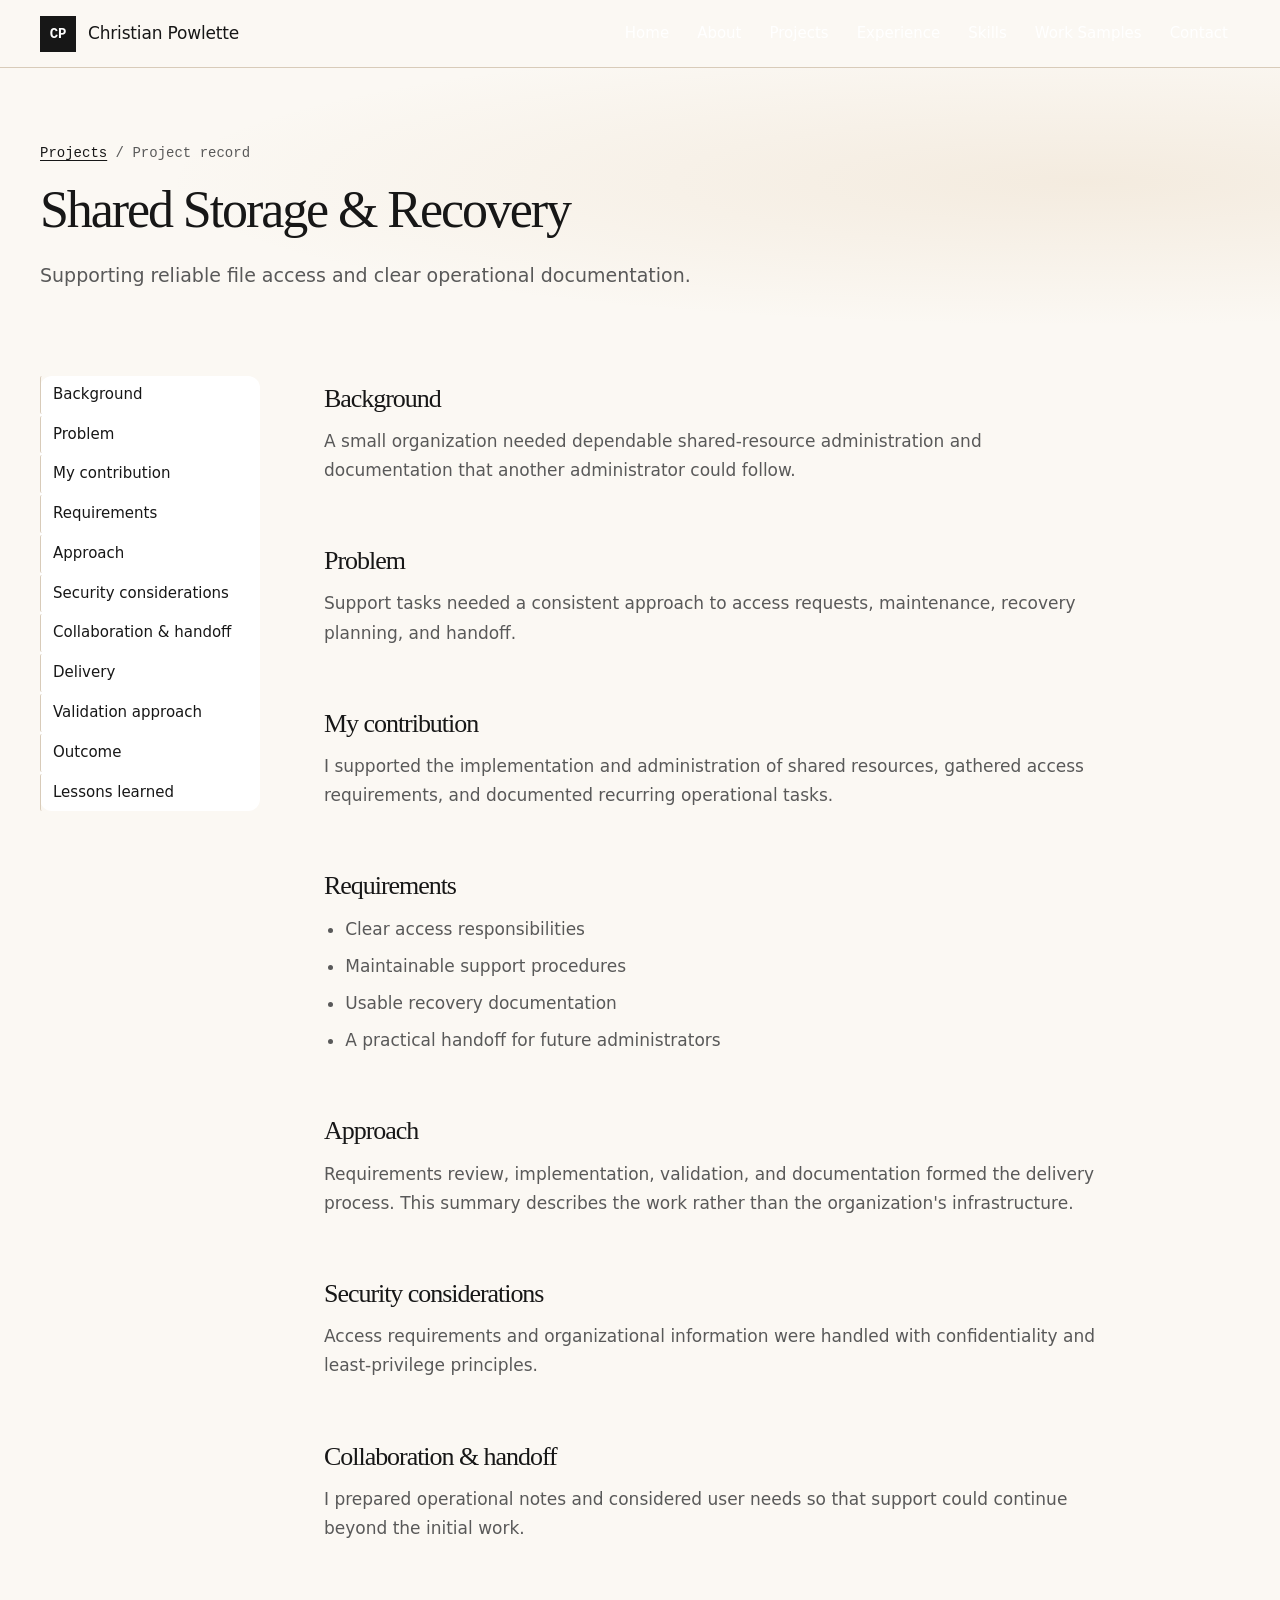
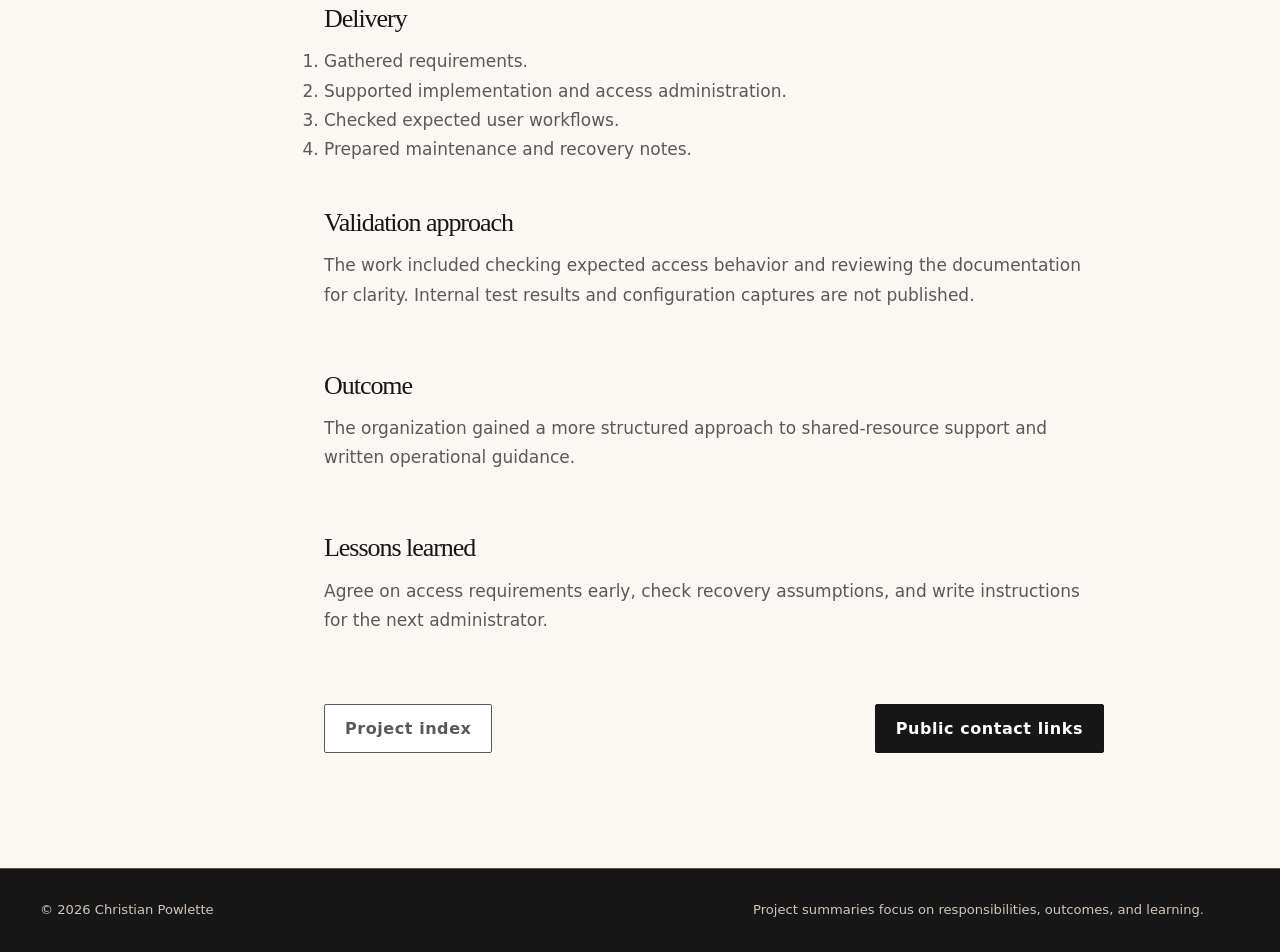
<file: case-studies/secure-nas-deployment.html>
<!DOCTYPE html>
<html lang="en">
<head>
  <meta charset="utf-8">
  <meta name="viewport" content="width=device-width, initial-scale=1">
  <title>Shared Storage &amp; Recovery | Christian Powlette</title>
  <meta name="description" content="Supporting reliable file access and clear operational documentation.">
  <meta name="theme-color" content="#fbf8f3">
  <meta property="og:title" content="Supporting reliable file access and clear operational documentation.">
  <meta property="og:description" content="Supporting reliable file access and clear operational documentation.">
  <meta property="og:type" content="website">
  <link rel="icon" href="data:image/svg+xml,%3Csvg xmlns='http://www.w3.org/2000/svg' viewBox='0 0 64 64'%3E%3Crect width='64' height='64' rx='14' fill='%23102026'/%3E%3Crect x='3' y='3' width='58' height='58' rx='12' fill='none' stroke='%23d45821' stroke-width='3'/%3E%3Ctext x='32' y='42' font-family='monospace' font-size='26' font-weight='700' text-anchor='middle' fill='%23ffffff'%3ECP%3C/text%3E%3C/svg%3E">
  <link rel="preconnect" href="https://fonts.googleapis.com">
  <link rel="preconnect" href="https://fonts.gstatic.com" crossorigin>
  <link href="https://fonts.googleapis.com/css2?family=Inter:wght@400;500;600;700;800&family=JetBrains+Mono:wght@400;500;600&display=swap" rel="stylesheet">
  <link rel="stylesheet" href="../assets/css/styles.css">
  <link rel="stylesheet" href="../assets/css/case-study-theme.css">
<link rel="stylesheet" href="../assets/css/earth-palette.css">
<link rel="stylesheet" href="../assets/css/photos.css">
</head>
<body>
  <a class="skip-link" href="#main">Skip to content</a>
  <header class="site-header">
    <div class="container">
      <a class="brand" href="../it.html"><span class="brand-mark" aria-hidden="true">CP</span><span>Christian Powlette</span></a>
      <button class="nav-toggle" type="button" aria-expanded="false" aria-controls="site-nav"><span class="nav-toggle-bars" aria-hidden="true"></span>Menu</button>
      <nav class="nav" id="site-nav" aria-label="Primary">
        <ul class="nav-list">
        <li><a href="../it.html#top">Home</a></li>
        <li><a href="../it.html#impact">About</a></li>
        <li><a href="../it.html#projects">Projects</a></li>
        <li><a href="../it.html#experience">Experience</a></li>
        <li><a href="../it.html#stack">Skills</a></li>
        <li><a href="../it.html#projects">Work Samples</a></li>
        <li><a href="../it.html#contact">Contact</a></li>
        </ul>
      </nav>
    </div>
  </header>
  <main id="main"><section class="cs-hero"><div class="container"><p class="cs-crumb"><a href="../projects.html">Projects</a> / Project record</p><h1>Shared Storage &amp; Recovery</h1><p class="cs-summary">Supporting reliable file access and clear operational documentation.</p></div></section><div class="container cs-layout"><nav class="cs-toc" aria-label="On this page"><ol><li><a href="#background">Background</a></li><li><a href="#problem">Problem</a></li><li><a href="#role">My contribution</a></li><li><a href="#requirements">Requirements</a></li><li><a href="#architecture">Approach</a></li><li><a href="#security">Security considerations</a></li><li><a href="#workspace">Collaboration &amp; handoff</a></li><li><a href="#implementation">Delivery</a></li><li><a href="#testing">Validation approach</a></li><li><a href="#outcome">Outcome</a></li><li><a href="#lessons">Lessons learned</a></li></ol></nav><article class="cs-body"><section id="background"><h2>Background</h2><p>A small organization needed dependable shared-resource administration and documentation that another administrator could follow.</p></section><section id="problem"><h2>Problem</h2><p>Support tasks needed a consistent approach to access requests, maintenance, recovery planning, and handoff.</p></section><section id="role"><h2>My contribution</h2><p>I supported the implementation and administration of shared resources, gathered access requirements, and documented recurring operational tasks.</p></section><section id="requirements"><h2>Requirements</h2><ul><li>Clear access responsibilities</li><li>Maintainable support procedures</li><li>Usable recovery documentation</li><li>A practical handoff for future administrators</li></ul></section><section id="architecture"><h2>Approach</h2><p>Requirements review, implementation, validation, and documentation formed the delivery process. This summary describes the work rather than the organization's infrastructure.</p></section><section id="security"><h2>Security considerations</h2><p>Access requirements and organizational information were handled with confidentiality and least-privilege principles.</p></section><section id="workspace"><h2>Collaboration &amp; handoff</h2><p>I prepared operational notes and considered user needs so that support could continue beyond the initial work.</p></section><section id="implementation"><h2>Delivery</h2><ol><li>Gathered requirements.</li><li>Supported implementation and access administration.</li><li>Checked expected user workflows.</li><li>Prepared maintenance and recovery notes.</li></ol></section><section id="testing"><h2>Validation approach</h2><p>The work included checking expected access behavior and reviewing the documentation for clarity. Internal test results and configuration captures are not published.</p></section><section id="outcome"><h2>Outcome</h2><p>The organization gained a more structured approach to shared-resource support and written operational guidance.</p></section><section id="lessons"><h2>Lessons learned</h2><p>Agree on access requirements early, check recovery assumptions, and write instructions for the next administrator.</p></section><nav class="cs-nav" aria-label="Project navigation"><a class="btn btn-ghost" href="../projects.html">Project index</a><a class="btn btn-primary" href="../it.html#contact">Public contact links</a></nav></article></div></main>
  <footer class="site-footer">
    <div class="container">
      <span>&copy; <span id="year">2026</span> Christian Powlette</span>
      <span>Project summaries focus on responsibilities, outcomes, and learning.</span>
    </div>
  </footer>
  <script src="../assets/js/main.js" defer></script>
</body>
</html>
</file>
<file: assets/css/experiences.css>
:root {
  --paper:#fbf8f3;
  --ink:#171717;
  --muted:#595959;
  --gold:#c9a069;
  --line:#d9d0c4;
  --dark:#192d32;
  --serif:Georgia,'Times New Roman',serif}

* {
  box-sizing:border-box}
html {
  scroll-behavior:smooth}
body {
  margin:0;
  background:var(--paper);
  color:var(--ink);
  font:16px/1.7 system-ui,-apple-system,'Segoe UI',sans-serif}
a {
  color:inherit;
  text-underline-offset:5px}
img {
  display:block;
  width:100%;
  height:auto}
button {
  font:inherit}
h1,h2,h3,p {
  margin:0}
h1,h2,h3 {
  line-height:1.1;
  font-weight:400}
h1,h2 {
  font-family:var(--serif);
  letter-spacing:-.045em}
h1 {
  font-size:clamp(3.3rem,7.5vw,7rem)}
h2 {
  font-size:clamp(2.3rem,5vw,4.4rem)}
h3 {
  font-family:var(--serif);
  font-size:1.8rem}
p+p {
  margin-top:16px}
.shell {
  width:min(1240px,90%);
  margin-inline:auto}
.site-top {
  display:flex;
  justify-content:space-between;
  align-items:center;
  gap:24px;
  padding-block:25px;
  border-bottom:1px solid var(--line)}
.wordmark {
  font-weight:650;
  text-decoration:none;
  letter-spacing:-.04em;
  font-size:20px}
.site-top nav {
  display:flex;
  flex-wrap:wrap;
  gap:12px 24px;
  font-size:13px}
.site-top nav a {
  text-decoration:none}
.site-top [aria-current=page] {
  border-bottom:2px solid var(--gold)}
.skip {
  position:fixed;
  top:-100px;
  left:20px;
  background:white;
  padding:12px;
  z-index:10}
.skip:focus {
  top:12px}
:focus-visible {
  outline:3px solid var(--gold);
  outline-offset:5px}
.kicker {
  font-size:11px;
  text-transform:uppercase;
  letter-spacing:.17em;
  font-weight:650;
  color:var(--muted);
  margin-bottom:20px}
.intro {
  padding-block:64px 44px;
  display:grid;
  grid-template-columns:1.5fr 1fr;
  align-items:end;
  gap:50px}
.intro p:last-child {
  max-width:38ch;
  color:var(--muted)}
.intro h1 {
  max-width:14ch}
.paths {
  display:grid;
  grid-template-columns:1fr 1fr;
  gap:24px;
  margin-bottom:70px}
.path {
  display:flex;
  flex-direction:column;
  border:1px solid var(--line);
  overflow:hidden;
  border-radius:3px 40px 3px 3px;
  background:#fff;
  position:relative}
.path-visual {
  height:300px;
  overflow:hidden;
  background:#e6ded1}
.path-visual img {
  height:100%;
  object-fit:cover;
  object-position:50% 25%;
  transition:transform .4s}
.path-tech .path-visual img {
  object-fit:contain;
  background:#e8e3db}
.path:hover .path-visual img {
  transform:scale(1.025)}
.path-body {
  padding:32px;
  display:flex;
  flex-direction:column;
  flex:1}
.path h2 {
  font-size:clamp(2rem,3.4vw,3.4rem);
  max-width:15ch;
  margin-bottom:18px}
.path .sub {
  font-size:13px;
  letter-spacing:.02em;
  margin-bottom:16px}
.path-body>p:not(.kicker):not(.sub) {
  font-size:14px;
  max-width:46ch}
.path .tags {
  font-size:11px;
  letter-spacing:.06em;
  padding-block:23px;
  margin-top:auto}
.path-culture {
  background:var(--dark);
  color:#fff;
  border-color:var(--dark)}
.path-culture .kicker {
  color:#e3c39b}
.path-culture .path-visual {
  background:#0c2026}
.enter {
  display:flex;
  align-items:center;
  justify-content:space-between;
  border-top:1px solid var(--line);
  padding-top:20px;
  font-size:14px;
  font-weight:600;
  text-decoration:none}
.enter::after {
  content:'\2197';
  font-size:26px;
  font-weight:400}
.path-culture .enter {
  border-color:#5d7579}
.foot {
  padding-block:26px;
  border-top:1px solid var(--line);
  display:flex;
  justify-content:space-between;
  gap:20px;
  font-size:12px;
  color:var(--muted)}

.culture-hero {
  display:grid;
  grid-template-columns:1.1fr 1fr;
  gap:7%;
  padding-block:70px;
  align-items:center}
.culture-hero h1 {
  font-size:clamp(3.5rem,6.6vw,6.5rem)}
.culture-hero .lead {
  font-size:18px;
  color:var(--muted);
  max-width:46ch;
  margin-top:30px}
.culture-hero figure {
  margin:0;
  position:relative}
.culture-hero img {
  border-radius:100px 4px 4px 4px;
  background:var(--dark)}
figcaption {
  font-size:11px;
  color:var(--muted);
  margin-top:12px}
.actions {
  display:flex;
  flex-wrap:wrap;
  gap:12px;
  margin-top:28px}
.button {
  display:inline-flex;
  align-items:center;
  justify-content:center;
  background:var(--ink);
  color:#fff;
  padding:12px 20px;
  text-decoration:none;
  border:1px solid var(--ink);
  font-size:13px;
  min-height:46px}
.button.secondary {
  color:var(--ink);
  background:transparent}
.section {
  padding-block:70px;
  border-top:1px solid var(--line)}
.section-head {
  display:flex;
  justify-content:space-between;
  align-items:end;
  gap:35px;
  margin-bottom:35px}
.section-head>p {
  max-width:37ch;
  color:var(--muted);
  font-size:14px}
.video-grid {
  display:grid;
  grid-template-columns:repeat(3,minmax(0,1fr));
  gap:24px}
.video-card {
  min-width:0}
.video-card h3 {
  font-size:24px;
  margin:19px 0 10px}
.video-card p {
  font-size:13px;
  color:var(--muted)}
.video-card>a {
  display:inline-block;
  font-size:12px;
  margin-top:15px}
.video-frame {
  width:100%;
  aspect-ratio:16/9;
  background:#182b30;
  border:0;
  display:block}
.facebook-frame {
  height:auto;
  aspect-ratio:16/9;
  background:#182b30}
.facebook-grid {
  grid-template-columns:repeat(2,minmax(0,1fr));
  margin-top:34px}
.media-note {
  font-size:12px;
  color:var(--muted);
  margin-top:24px}
.stories {
  display:grid;
  grid-template-columns:1fr 1fr;
  gap:24px}
.story {
  padding:32px;
  border:1px solid var(--line);
  background:white}
.story h3 {
  margin:0 0 20px}
.story p {
  font-size:14px;
  color:var(--muted)}
.story a {
  display:inline-block;
  margin-top:22px;
  font-size:12px}
.story .credit {
  border-left:2px solid var(--gold);
  padding-left:16px;
  color:var(--ink)}
.social-band {
  background:var(--dark);
  color:#fff;
  padding-block:65px}
.social-band .kicker {
  color:#e3c39b}
.social-links {
  display:grid;
  grid-template-columns:repeat(3,1fr);
  margin-top:35px;
  gap:16px}
.social-links a {
  padding:22px 0;
  border-top:1px solid #769095;
  text-decoration:none;
  display:flex;
  flex-direction:column}
.social-links small {
  color:#d1dde0}
.social-band .switch {
  display:inline-block;
  margin-top:35px;
  font-size:13px}
.culture-gallery {
  display:grid;
  grid-template-columns:1fr 1fr;
  gap:24px;
  margin-top:34px}
.culture-gallery figure {
  margin:0}
.culture-gallery img {
  max-height:600px;
  object-fit:contain;
  background:#e7e0d5}

@media(min-width:1600px) {
  .path-visual {
  height:340px}
}
@media(max-width:760px) {
  .intro {
  grid-template-columns:1fr;
  gap:25px;
  padding-top:45px}
.intro p:last-child {
  max-width:48ch}
.paths,.culture-hero,.stories {
  grid-template-columns:1fr}
.path-visual {
  height:280px}
.path-body {
  padding:26px}
.culture-hero {
  gap:35px;
  padding-block:45px}
.culture-hero figure {
  max-width:560px}
.video-grid {
  grid-template-columns:1fr}
.video-card {
  padding-bottom:20px}
.section-head {
  display:block}
.section-head>p {
  margin-top:20px;
  max-width:50ch}
.social-links {
  grid-template-columns:1fr}
.section {
  padding-block:45px}
.site-top {
  align-items:start}
.site-top nav {
  justify-content:flex-end;
  gap:8px 15px}
.foot {
  flex-direction:column;
  gap:8px}
.culture-gallery {
  grid-template-columns:1fr}
}

.intro {
  padding-block:40px 32px}
.intro h1 {
  font-size:clamp(3.2rem,6vw,5.5rem);
  max-width:16ch}
.path-visual {
  height:230px}
.path-culture .path-visual img {
  object-fit:contain;
  background:var(--dark)}

@media(max-width:760px) {
  .intro {
  padding-top:40px}
.path-visual {
  height:240px}
.site-top .wordmark {
  flex:0 0 120px}
.site-top nav a {
  overflow-wrap:anywhere}
}

/* Original cultural photography: full proportions and full-image links. */
.cultural-photo-link { display:block }
.culture-hero .cultural-photo-link { max-width:480px; margin-inline:auto }
.culture-hero .cultural-photo-link img { width:100%; height:auto; border-radius:70px 4px 4px 4px }
.culture-hero figcaption { text-align:center }
.culture-landscape { margin-block:0 54px }
.culture-landscape a { max-width:1000px; margin-inline:auto }
.culture-landscape img { height:auto; border-radius:4px }
.culture-landscape figcaption { max-width:1000px; margin-inline:auto }
.connect-identity { display:flex; align-items:center; gap:28px }
.connect-identity>a { flex:0 0 128px; width:128px }
.connect-identity img { width:128px; height:auto; border-radius:4px 28px 4px 4px }
@media(max-width:600px) {
  .connect-identity { align-items:flex-start; flex-direction:column; gap:22px }
  .connect-identity>a,.connect-identity img { width:100px; flex-basis:auto }
  .culture-landscape { margin-bottom:35px }
}
@media(prefers-reduced-motion:reduce) {
  html {
  scroll-behavior:auto}
.path-visual img {
  transition:none}
.path:hover .path-visual img {
  transform:none}
}


/* Supplied Friday Night Drummers photograph above the performance videos. */
.friday-drummers-feature { margin:0 auto 36px; max-width:945px }
.friday-drummers-feature img { width:100%; height:auto; border-radius:4px 28px 4px 4px }

/* Younger years at Afiwi: retain the supplied 200 x 300 photo proportions. */
.early-days-layout { display:grid; grid-template-columns:1.2fr 1fr; gap:60px; align-items:center }
.early-days-layout h3 { font-size:25px; margin:26px 0 14px }
.early-days-layout p:not(.kicker) { color:var(--muted); font-size:14px; max-width:58ch }
.early-days-layout .early-days-memory { margin-top:25px; color:var(--ink) }
.early-days-source { display:inline-block; margin-top:22px; font-size:13px }
.early-days-photos { display:grid; grid-template-columns:repeat(2,minmax(0,200px)); gap:22px; justify-content:center }
.early-days-photos figure { margin:0; min-width:0 }
.early-days-photos img { width:100%; height:auto; border-radius:4px 22px 4px 4px }
@media(max-width:760px) {
  .early-days-layout { grid-template-columns:1fr; gap:32px }
  .early-days-photos { gap:16px }
}

/* Supplied Coco Collective performance photograph. */
.coco-collective-photo { margin:0 0 22px }
.coco-collective-photo .cultural-photo-link { display:block; margin-top:0 }
.coco-collective-photo img { width:100%; height:auto; border-radius:4px }
.diaspora-review { min-width:0 }
.diaspora-review h4 { margin:26px 0 12px; font-size:18px; font-weight:500 }
.diaspora-review .coco-collective-photo { margin:24px 0 }
.diaspora-review figcaption { line-height:1.6 }

/* Personal instrument photograph, labelled separately from performances. */
.home-rhythm { display:grid; grid-template-columns:1fr 1fr; gap:60px; align-items:center }
.home-rhythm p:not(.kicker) { margin-top:24px; color:var(--muted); font-size:15px; max-width:44ch }
.home-rhythm figure { margin:0; max-width:460px; width:100%; justify-self:center }
.home-rhythm img { width:100%; height:auto; border-radius:4px 28px 4px 4px }
@media(max-width:760px) { .home-rhythm { grid-template-columns:1fr; gap:30px } }

/* Cultural photo gallery: complete images without fixed-height cropping. */
.cultural-photo-gallery { display:grid; grid-template-columns:repeat(2,minmax(0,1fr)); gap:32px 24px; align-items:start }
.cultural-photo-gallery figure { margin:0; min-width:0 }
.cultural-photo-gallery a { display:block; border:1px solid var(--line); background:var(--paper); cursor:zoom-in }
.cultural-photo-gallery img { width:100%; height:auto }
@media(max-width:600px) { .cultural-photo-gallery { grid-template-columns:1fr; gap:28px } }

/* The younger-years photo set includes an additional djembe memory. */
.early-days-photos figure:last-child:nth-child(odd) { grid-column:1 / -1; width:min(200px,100%); justify-self:center }

/* Local video copied from the supplied phone folder. */
.personal-drumming-video { display:grid; grid-template-columns:1fr 1fr; gap:40px; align-items:center; margin-top:42px; padding:30px; border:1px solid var(--line); background:#fff }
.personal-drumming-video h3 { font-size:clamp(1.8rem,3vw,2.6rem) }
.personal-drumming-video p:not(.kicker) { color:var(--muted); font-size:14px; margin-top:18px }
.personal-drumming-video a { display:inline-block; font-size:12px; margin-top:20px }
.personal-drumming-video video { display:block; width:100%; max-width:320px; height:auto; justify-self:center; background:#171717 }
@media(max-width:760px) { .personal-drumming-video { grid-template-columns:1fr; padding:22px; gap:25px } }

/* Performance archive, supplied Calabash post, and renamed community. */
.performance-archive { margin-top:45px; padding-top:35px; border-top:1px solid var(--line) }
.performance-archive>h3 { margin-bottom:18px }
.archive-context { font-size:14px; color:var(--muted); max-width:70ch; margin-bottom:28px }
.calabash-instagram { margin-top:28px; border-top:1px solid var(--line); padding-top:22px }
.calabash-instagram h4 { font-size:17px; font-weight:500; margin:0 0 18px }
.calabash-instagram iframe { display:block; width:100%; max-width:540px; height:600px; border:0; background:#fff }
.fnd-community-link { display:block; width:fit-content; margin-top:26px; font-size:13px }
.calabash-program { margin-top:28px; padding-top:24px; border-top:1px solid var(--line) }
.calabash-program h4 { margin:24px 0 14px; font-size:18px; font-weight:500 }
.performance-credits { margin:24px 0; padding-left:16px; border-left:2px solid var(--gold); font-size:14px; line-height:1.7 }
.performance-credits dt { margin-top:14px; font-weight:600 }
.performance-credits dd { margin:4px 0 0; overflow-wrap:anywhere; color:var(--muted) }
.calabash-creation { margin-top:28px; padding-top:24px; border-top:1px solid var(--line) }
.calabash-creation h4 { margin:0 0 16px; font-size:18px; font-weight:500 }
.collective-context { max-width:76ch; color:var(--muted); font-size:15px; margin:0 0 28px }
.collective-archive>h3 { margin:48px 0 18px }
.collective-portraits { display:grid; grid-template-columns:repeat(4,minmax(0,1fr)); gap:24px; align-items:start }
.collective-portraits figure { margin:0; min-width:0 }
.collective-portraits a { display:block; max-width:300px }
.collective-portraits figure:first-child a { max-width:500px }
.collective-portraits img { width:100%; height:auto }
.collective-posters { max-width:1000px; margin-inline:auto }
.collective-source { margin-top:32px; font-size:13px; color:var(--muted); line-height:1.8 }
.collective-source a { text-decoration:underline; text-underline-offset:3px }
.cultural-bio-context { margin-top:20px; max-width:54ch; color:var(--muted); font-size:14px; line-height:1.85 }
.video-card .video-publication { font-size:12px; line-height:1.7; color:var(--muted) }
.campus-showcase { display:grid; grid-template-columns:1.2fr 1fr; gap:50px; align-items:center }
.campus-showcase p:not(.kicker) { margin-top:22px; font-size:15px; color:var(--muted); max-width:60ch }
.campus-showcase figure { margin:0; width:100%; max-width:480px; justify-self:center }
.campus-showcase img { width:100%; height:auto; border-radius:4px 28px 4px 4px }
.showcase-details { font-size:14px; line-height:1.8; margin-top:26px }
.showcase-details dt { margin-top:14px; font-weight:600 }
.showcase-details dd { margin:3px 0 0; color:var(--muted) }
.mural-photos { display:grid; grid-template-columns:repeat(3,minmax(0,1fr)); gap:24px; align-items:start }
.mural-photos figure { margin:0; min-width:0 }
.mural-photos img { width:100%; height:auto }
.place-jumps { display:flex; flex-wrap:wrap; gap:12px; padding-block:24px 40px }
.place-jumps a { display:block; padding:12px 16px; border:1px solid var(--line); font-size:13px; background:#fff; text-decoration:none }
.place-jumps a:hover,.place-jumps a:focus-visible { background:var(--dark); color:#fff }
.place-group { padding-top:36px; border-top:1px solid var(--line); scroll-margin-top:30px }
.place-group-heading { padding-block:20px 0 }
.place-group-heading h2 { font-size:clamp(30px,5vw,54px); margin-top:14px }
.place-group>.section { padding-top:50px }
.museum-memory>.diaspora-review { margin-top:30px; max-width:860px }
.gardiner-group-photo { margin:30px 0 24px; max-width:800px }
.gardiner-group-photo img { width:100%; height:auto }
.hart-house-photo { margin:30px 0 0 }
.hart-house-photo img { width:100%; height:auto }
.spotify-playlist { display:block; max-width:760px; border:0; border-radius:12px }
/* Compact browsing and full-proportion media previews. */
body:has(.place-group) .place-jumps { position:sticky; top:0; z-index:8; width:100%; padding:12px 5%; flex-wrap:nowrap; overflow-x:auto; background:var(--paper); border-block:1px solid var(--line); gap:8px; scrollbar-width:thin }
.place-jumps a { flex:none; min-height:44px }
.place-jumps a[aria-current=location] { background:var(--dark); color:#fff }
.place-group,.place-group section,[id] { scroll-margin-top:100px }
.memory-index { margin-block:20px 32px; border:1px solid var(--line); background:#fff }
.memory-index summary { cursor:pointer; padding:14px 20px; min-height:48px; font-weight:600 }
.memory-index nav { display:grid; grid-template-columns:repeat(auto-fit,minmax(min(100%,240px),1fr)); gap:6px 20px; padding:0 20px 20px }
.memory-index a { padding:10px 0; font-size:14px }
.cultural-photo-gallery { max-width:960px; margin-inline:auto; gap:24px }
.cultural-photo-gallery figure,.mural-photos figure { width:100%; max-width:440px; justify-self:center }
.collective-posters { max-width:780px }
.campus-showcase figure { max-width:360px }
.gardiner-group-photo { max-width:580px }
.hart-house-photo { max-width:860px; margin-inline:auto }
.museum-memory>.diaspora-review { max-width:760px }
.coco-collective-photo { max-width:560px; margin-inline:auto }
.culture-hero figure { max-width:400px; justify-self:center }
.mural-photos { gap:20px }
.back-to-top { position:fixed; bottom:20px; right:20px; z-index:9; background:var(--dark); color:#fff; border:1px solid var(--line); padding:10px 16px; border-radius:24px; font-size:13px; text-decoration:none; box-shadow:0 3px 14px #0002 }
@media(max-width:600px) { .back-to-top { bottom:12px; right:12px }.cultural-photo-gallery figure,.mural-photos figure { max-width:360px }.place-group>.section { padding-top:32px }.calabash-instagram iframe { max-width:100% } }
.school-instagram { grid-column:1 / -1; width:100%; min-width:0 }
.school-instagram h3 { margin-bottom:18px }
.early-learning-layout { display:grid; grid-template-columns:1.2fr 1fr; gap:40px; align-items:start }
.early-learning-layout figure { margin:0; width:100%; max-width:420px; justify-self:center }
.early-learning-layout video { display:block; width:100%; max-height:640px; background:var(--dark) }
@media(max-width:760px) { .early-learning-layout { grid-template-columns:1fr; gap:28px } }
@media(max-width:760px) { .mural-photos { grid-template-columns:1fr; gap:28px } }
@media(max-width:760px) { .campus-showcase { grid-template-columns:1fr; gap:30px } }
@media(max-width:900px) { .collective-portraits { grid-template-columns:repeat(2,minmax(0,1fr)) } }
@media(max-width:500px) { .collective-portraits { grid-template-columns:1fr; gap:28px } }

/* Explicit institution and venue names on the drumming page. */
.venue-heading { font-weight:700; overflow-wrap:anywhere; text-wrap:balance }
h2.venue-heading { font-size:clamp(28px,4.2vw,48px); line-height:1.15 }
h3.venue-heading { font-size:clamp(23px,3vw,32px); line-height:1.25 }
h4.venue-heading { font-size:clamp(21px,2.6vw,28px); line-height:1.3; font-weight:700 }
.venue-heading + .venue-event { margin:14px 0 24px; font-size:15px; line-height:1.6; color:var(--muted); max-width:65ch }

.george-brown-video { width:100%; max-width:760px }

.school-memory-video { margin:28px 0 0; width:100%; max-width:760px }
.school-memory-video video { display:block; width:100%; max-height:640px; object-fit:contain; background:var(--dark) }

/* Musician background, training, performances, and contact. */
.musician-profile { margin-top:24px; line-height:1.8 }
.music-record-grid { display:grid; grid-template-columns:repeat(2,minmax(0,1fr)); gap:24px; margin-top:28px }
.music-record { min-width:0; padding:26px; border:1px solid var(--line); background:#fff }
.music-record h3.venue-heading { margin:0 0 14px; font-size:clamp(22px,2.6vw,30px) }
.music-record p,.music-record li { font-size:15px; line-height:1.8; color:var(--muted) }
.music-record p { margin:12px 0 }
.music-record .record-date { font-weight:700; color:var(--ink) }
.music-record ul { padding-left:22px; margin:12px 0 }
.music-record a { display:inline-block; margin-top:12px; font-size:14px }
.record-group-title { margin-top:40px; font-size:24px }
.musician-contact { margin:28px 0; font-style:normal; line-height:1.9; overflow-wrap:anywhere }
@media(max-width:700px) { .music-record-grid { grid-template-columns:1fr }.music-record { padding:22px } }

/* Calabash schedule: readable columns with contained scrolling on phones. */
.calabash-schedule-scroll { overflow-x:auto; margin-top:28px; border:1px solid var(--line); background:#fff }
.calabash-schedule-scroll:focus-visible { outline:3px solid var(--dark); outline-offset:4px }
.calabash-schedule-table { width:100%; min-width:720px; border-collapse:collapse; text-align:left; font-size:14px; line-height:1.7 }
.calabash-schedule-table caption { padding:16px 20px; text-align:left; font-weight:700 }
.calabash-schedule-table th,.calabash-schedule-table td { padding:18px; border-top:1px solid var(--line); vertical-align:top }
.calabash-schedule-table thead { background:var(--dark); color:#fff }
.calabash-schedule-table tbody th { width:28%; font-weight:700 }
.calabash-schedule-table th span { display:block; margin-top:8px; font-weight:400; color:var(--muted) }
.calabash-schedule-table td h3 { margin:0 0 8px; font:700 17px/1.5 system-ui,-apple-system,'Segoe UI',sans-serif }
.calabash-schedule-table td p { margin:0 0 10px; color:var(--muted) }
.calabash-schedule-table td a { font-size:13px }

.cecc-venue-photo { margin:28px 0; max-width:960px }
.cecc-venue-photo img { display:block; width:100%; height:auto }
.cecc-program { max-width:76ch; padding-left:22px; color:var(--muted); font-size:15px; line-height:1.8 }
.cecc-program li { margin-top:12px }

/* Event-specific Calabash credits. */
.calabash-schedule-table { min-width:1050px }
.calabash-schedule-table tbody th { width:21% }
.calabash-schedule-table td:last-child { min-width:230px }
.calabash-team { margin:0; padding-left:18px; font-size:14px; line-height:1.7 }
.calabash-team li + li { margin-top:4px }

/* University of Guelph program and event-specific credits. */
.guelph-program h5 { margin:28px 0 14px; font-size:19px; line-height:1.5; font-weight:700 }
.guelph-program p { max-width:76ch }

/* Supplied Facebook thumbnails stay at their native resolution. */
.cultural-photo-gallery .supplied-drumming-thumb { max-width:206px }

/* Category-aligned memory browsing and standalone Guelph program. */
.memory-index-label { margin:12px 0 8px; font-size:15px }
.memory-index-group a { display:block }
.guelph-program h3 { margin:28px 0 14px; font-size:19px; line-height:1.5; font-weight:700 }
.performance-index-links { padding-left:22px; max-width:80ch; line-height:1.8 }
.performance-index-links li { margin:12px 0 }

/* Public campus/venue reference imagery, separate from performance photos. */
.venue-context { margin-top:32px; padding:22px; border:1px solid var(--line); background:#fff }
.venue-context>.kicker { margin-bottom:18px }
.venue-reference-gallery { display:grid; grid-template-columns:repeat(auto-fit,minmax(min(100%,260px),1fr)); gap:24px; align-items:start }
.venue-reference-photo { width:100%; max-width:800px; margin:28px 0 }
.venue-reference-gallery .venue-reference-photo { margin:0; max-width:560px }
.venue-reference-photo img { display:block; width:100%; height:auto; max-height:380px; object-fit:contain }
.venue-reference-photo figcaption { margin-top:12px; font-size:12px; line-height:1.8; color:var(--muted) }
.campus-showcase>.venue-context { grid-column:1 / -1 }
.venue-aerial { width:100%; height:320px; display:block; border:0; background:var(--paper) }
@media(max-width:600px) { .venue-context { padding:16px }.venue-aerial { height:280px } }
</file>
<file: assets/css/entrance.css>
/* Full-screen portfolio choice. All artwork is local, editable SVG. */
body[data-page="entrance"] { margin:0; background:#f0eee7; color:#173b3b }
.entrance-header {
  min-height:72px;
  padding:18px 4vw;
  display:flex;
  align-items:center;
  justify-content:space-between;
  gap:20px;
}
.entrance-name { text-decoration:none; font-size:19px; font-weight:650; letter-spacing:-.04em }
.entrance-header p { font-size:11px; text-transform:uppercase; letter-spacing:.15em }
.entrance-title { position:absolute; width:1px; height:1px; overflow:hidden; clip-path:inset(50%); white-space:nowrap }
.experience-choices { display:grid; grid-template-columns:1fr 1fr; min-height:calc(100svh - 112px) }
.experience-choice {
  position:relative;
  isolation:isolate;
  overflow:hidden;
  display:flex;
  align-items:flex-end;
  min-height:580px;
  padding:clamp(28px,4.5vw,76px);
  text-decoration:none;
}
.choice-it { background:#e3e9e2; color:#173b3b; border-right:1px solid #b8c6bc }
.choice-culture { background:#35241f; color:#f5dfbd }
.choice-art {
  position:absolute;
  z-index:-2;
  top:0;
  left:0;
  width:100%;
  height:50%;
  object-fit:contain;
  opacity:.18;
  transform:translateY(18px) scale(.94);
  transition:opacity .6s ease,transform .8s cubic-bezier(.2,.7,.2,1),filter .6s ease;
}
.choice-copy { width:100%; position:relative }
.choice-number { font:11px/1.5 monospace; text-transform:uppercase; letter-spacing:.14em; margin-bottom:18px; display:block }
.experience-choice h2 { font-size:clamp(2.5rem,4vw,4.25rem); line-height:1.06; max-width:13ch; margin:0 0 18px }
.choice-description { font-size:14px; line-height:1.7; max-width:37ch; margin:0 }
.choice-enter { display:flex; align-items:center; justify-content:space-between; border-top:1px solid currentColor; margin-top:30px; padding-top:18px; font-size:12px; letter-spacing:.04em }
.choice-arrow { font-size:28px; line-height:1; transition:transform .3s ease }
.choice-hint { font:10px/1.6 monospace; opacity:.75; letter-spacing:.1em; text-transform:uppercase; display:block; margin-top:12px }
.experience-choice::before { content:""; position:absolute; z-index:-1; inset:0; pointer-events:none }
.choice-it::before { background:linear-gradient(0deg,#e3e9e2 0%,#e3e9e2f5 22%,#e3e9e200 65%) }
.choice-culture::before { background:linear-gradient(0deg,#35241f 0%,#35241ff5 22%,#35241f00 65%) }
.experience-choice:is(:hover,:focus-visible) .choice-art { opacity:1; transform:translateY(-5px) scale(1); filter:drop-shadow(0 8px 20px #0001) }
.experience-choice:is(:hover,:focus-visible) .choice-arrow { transform:translate(4px,-4px) }
.experience-choice:focus-visible { outline:3px solid #c9a069; outline-offset:-7px }
.entrance-footer { min-height:40px; display:flex; justify-content:space-between; gap:16px; align-items:center; padding:10px 4vw; font-size:10px; letter-spacing:.06em }
@media(min-width:1500px) { .choice-art { height:58% } }
@media(max-width:760px) {
  .entrance-header { min-height:64px; padding:15px 5vw }
  .entrance-name { font-size:17px }
  .entrance-header p { font-size:9px; max-width:14ch; text-align:right }
  .experience-choices { grid-template-columns:1fr; min-height:calc(100svh - 104px) }
  .experience-choice { min-height:calc((100svh - 104px)/2); padding:24px 6vw }
  .choice-it { border-right:0; border-bottom:1px solid #b8c6bc }
  .choice-art { left:auto; right:-9%; top:-7%; width:65%; height:110%; opacity:.6; transform:none }
  .choice-copy { max-width:75% }
  .experience-choice h2 { font-size:clamp(1.7rem,6.8vw,2.6rem); max-width:15ch; margin-bottom:10px }
  .choice-number { font-size:9px; margin-bottom:10px }
  .choice-description { font-size:11px; max-width:27ch }
  .choice-enter { margin-top:16px; padding-top:10px; font-size:10px }
  .choice-hint { display:none }
  .choice-it::before { background:linear-gradient(90deg,#e3e9e2 0%,#e3e9e2e0 35%,#e3e9e200 100%) }
  .choice-culture::before { background:linear-gradient(90deg,#35241f 0%,#35241fe0 35%,#35241f00 100%) }
  .entrance-footer { font-size:9px }
}
@media(hover:none) { .choice-art { opacity:.7; transform:none }.choice-hint { display:none } }
@media(prefers-reduced-motion:reduce) { .choice-art,.choice-arrow { transition:none }.experience-choice:is(:hover,:focus-visible) .choice-art { transform:none }.experience-choice:is(:hover,:focus-visible) .choice-arrow { transform:none } }

/* Artwork behind the choice cards. Each object reveals around the card edges. */
.experience-choice { align-items:center; justify-content:center; padding:70px 40px }
.experience-choice::before { display:none }
.choice-copy {
  z-index:2;
  width:min(100%,380px);
  padding:32px;
  border:1px solid #afbeb4;
  border-radius:8px 32px 8px 8px;
  background:#edf1eaf5;
  box-shadow:0 20px 60px #173b3b12;
  transition:transform .45s ease,box-shadow .45s ease;
}
.choice-culture .choice-copy { background:#3b2924f5; border-color:#85624d; box-shadow:0 20px 60px #0003 }
.experience-choice h2 { font-size:clamp(2rem,3.3vw,3.3rem) }
.choice-art {
  z-index:1;
  inset:0;
  width:100%;
  height:100%;
  opacity:0;
  transform:scale(.78);
  pointer-events:none;
}
.choice-prop { position:absolute; width:145px; height:auto; filter:drop-shadow(0 10px 12px #0002) }
.prop-router { top:1%; left:34%; width:160px; transform:rotate(-8deg) }
.prop-switch { bottom:2%; left:27%; width:190px; transform:rotate(8deg) }
.prop-camera { top:22%; left:-1%; width:135px; transform:rotate(-12deg) }
.prop-firewall { bottom:13%; right:-1%; width:145px; transform:rotate(12deg) }
.prop-ethernet { bottom:18%; left:1%; width:88px; transform:rotate(-18deg) }
.prop-djembe { top:7%; left:-2%; width:155px; transform:rotate(-17deg) }
.prop-dundun { top:0; right:3%; width:135px; transform:rotate(15deg) }
.prop-krin { bottom:3%; left:8%; width:190px; transform:rotate(-12deg) }
.prop-kora { bottom:0; right:-2%; width:148px; transform:rotate(14deg) }
.experience-choice:is(:hover,:focus-visible) .choice-art { opacity:1; transform:scale(1) }
.experience-choice:is(:hover,:focus-visible) .choice-copy { transform:translateY(-4px); box-shadow:0 25px 65px #0002 }
@media(max-width:1050px) and (min-width:761px) {
  .experience-choice { padding:85px 45px }
  .choice-copy { padding:25px }
  .choice-prop { max-width:125px }
}
@media(max-width:760px) {
  .experience-choice { padding:30px 15vw }
  .choice-copy { width:100%; max-width:100%; padding:20px }
  .experience-choice h2 { font-size:clamp(1.5rem,5.7vw,2.2rem) }
  .choice-prop { max-width:80px }
  .prop-router { top:0; left:2% }
  .prop-switch { bottom:0; left:25%; max-width:110px }
  .prop-camera { top:4%; left:auto; right:0 }
  .prop-firewall { bottom:8%; right:0 }
  .prop-ethernet { bottom:8%; left:0; max-width:50px }
  .prop-djembe { left:-2%; top:5% }
  .prop-dundun { right:0; top:0; max-width:65px }
  .prop-krin { left:0; bottom:0; max-width:100px }
  .prop-kora { right:-1%; bottom:0; max-width:65px }
}
@media(hover:none) { .choice-art { opacity:.85; transform:none } }
@media(prefers-reduced-motion:reduce) {
  .choice-copy { transition:none }
  .experience-choice:is(:hover,:focus-visible) .choice-copy { transform:none }
}

/* Original supplied instrument ensemble on the cultural selection card. */
.choice-photo {
  display:block;
  width:100%;
  height:clamp(110px,16svh,160px);
  object-fit:cover;
  object-position:center 55%;
  background:#ddc7a7;
  border-radius:4px 16px 4px 4px;
  margin-bottom:18px;
}
@media(max-width:760px) {
  .choice-photo {
    width:100%;
    height:120px;
    margin:0 0 16px;
  }
}
</file>
<file: assets/css/drumming-resume.css>
:root { color-scheme:light; --ink:#171717; --muted:#595959; --paper:#fbf8f3; --accent:#192d32; --line:#d9d0c4 }
* { box-sizing:border-box }
body { margin:0; background:var(--paper); color:var(--ink); font:15px/1.6 system-ui,-apple-system,'Segoe UI',sans-serif }
a { color:inherit; text-underline-offset:4px }
a:focus-visible,button:focus-visible { outline:3px solid #9b6d2d; outline-offset:5px }
.skip-link { position:absolute; left:16px; top:-100px; padding:10px 16px; background:#fff; z-index:2 }
.skip-link:focus { top:12px }
.resume-toolbar { max-width:960px; padding:24px 0; margin:auto; display:flex; justify-content:space-between; align-items:center; gap:16px }
.resume-toolbar a { font-size:14px }
button { border:1px solid var(--accent); border-radius:4px; padding:11px 18px; background:var(--accent); color:#fff; cursor:pointer; font:inherit; font-size:14px; min-height:44px }
[hidden] { display:none!important }
main { max-width:960px; margin:0 auto 60px }
.resume-sheet { padding:48px 56px; margin-bottom:28px; border:1px solid var(--line); background:#fff; box-shadow:0 8px 30px #17171708 }
.resume-header { padding-bottom:24px; border-bottom:3px solid var(--accent) }
.eyebrow { font-size:12px; font-weight:700; letter-spacing:.16em; text-transform:uppercase; color:var(--muted); margin:0 0 12px }
h1 { font:normal clamp(36px,5vw,54px)/1.08 Georgia,'Times New Roman',serif; margin:0 0 18px; letter-spacing:-.025em }
.specialty { font-size:20px; font-weight:650; margin:0 0 4px }
.musical-focus { margin:0; color:var(--muted) }
address { margin-top:18px; font-style:normal; font-size:14px; overflow-wrap:anywhere }
section { margin-top:28px }
h2 { margin:0 0 16px; font-size:14px; letter-spacing:.1em; text-transform:uppercase; color:var(--accent); padding-bottom:8px; border-bottom:1px solid var(--line) }
h3 { margin:0; font-size:16px; line-height:1.45; font-weight:700 }
p { margin:4px 0 }
.resume-entry { margin-top:14px; break-inside:avoid }
.entry-heading { display:flex; justify-content:space-between; align-items:baseline; gap:18px }
.entry-heading h3 { min-width:0 }
.entry-heading>p { flex-shrink:0; margin:0; font-size:13px; font-weight:600; color:var(--muted) }
.entry-context { color:var(--muted); font-size:14px }
.workshops { margin:8px 0 0; padding-left:20px; display:grid; grid-template-columns:1fr 1fr; gap:4px 28px; font-size:14px }
.continuation-header { padding-bottom:16px; border-bottom:3px solid var(--accent); font-weight:700 }
.continuation-header span { float:right; font-size:12px; font-weight:400; color:var(--muted) }
.company-label { font-size:14px; color:var(--muted); margin-bottom:18px }
.section-period { color:var(--muted); font-size:13px; margin-bottom:10px }
.engagements { margin:0; padding-left:20px }
.engagements li { margin:6px 0; break-inside:avoid }
.resume-footer { border-top:1px solid var(--line); margin-top:26px; padding-top:16px; font-size:13px }
@media(max-width:1000px) { .resume-toolbar,main { margin-left:20px; margin-right:20px } }
@media(max-width:600px) {
  body { font-size:14px }
  .resume-toolbar { flex-wrap:wrap }
  .resume-sheet { padding:28px 22px }
  .entry-heading { display:block }
  .entry-heading>p { margin-top:3px }
  .workshops { grid-template-columns:1fr }
  .continuation-header span { display:block; float:none; margin-top:4px }
  address a { overflow-wrap:anywhere }
}
@page { size:letter; margin:0.55in 0.6in }
@media print {
  body { background:#fff; color:#000; font-size:9.5pt; line-height:1.4 }
  .resume-toolbar,.skip-link { display:none!important }
  main { max-width:none; margin:0 }
  .resume-sheet { padding:0; margin:0; border:0; box-shadow:none }
  .performance-sheet { break-before:page }
  .resume-header { padding-bottom:14px }
  h1 { font-size:30pt; margin-bottom:10px }
  .eyebrow { font-size:8pt; margin-bottom:8px }
  .specialty { font-size:13pt }
  address { font-size:9pt; margin-top:12px }
  section { margin-top:18px }
  h2 { font-size:10pt; margin-bottom:10px; padding-bottom:5px; break-after:avoid }
  h3 { font-size:10pt }
  .resume-entry { margin-top:9px }
  .entry-heading { display:flex }
  .entry-heading>p,.entry-context,.section-period { font-size:8.5pt }
  .workshops { display:grid; grid-template-columns:1fr 1fr; font-size:9pt; gap:3px 20px }
  .company-label { font-size:9pt; margin-bottom:10px }
  .continuation-header { padding-bottom:10px }
  .continuation-header span { float:right; font-size:8pt }
  .engagements li { margin:4px 0 }
  .resume-footer { margin-top:16px; padding-top:10px; font-size:8pt }
  a { text-decoration:none }
}
</file>
<file: assets/css/styles.css>
/* ==========================================================================
   Christian Powlette - Portfolio
   Tokens -> base -> layout -> components -> sections -> responsive -> print
   ========================================================================== */

:root {
  /* Infrastructure operations palette */
  --bg: #050b10;
  --accent: #52bfff;
  --mustard: #f3b75d;
  --olive: #53f3a6;
  --border: #253a49;
  --text: #e7eef4;

  /* Derived shades for contrast and UI balance */
  --card: #0a131c;
  --card-2: #101d29;
  --accent-ink: #52bfff;
  --accent-hover: #91d8ff;
  --olive-ink: #53f3a6;
  --muted: #91a4b4;
  --ink-dark: #050b10;
  --border-strong: #586d7d;

  --font-sans: "Space Grotesk", "Segoe UI", system-ui, -apple-system, Aptos, Roboto, Arial, sans-serif;
  --font-head: "Space Grotesk", "Segoe UI", system-ui, sans-serif;
  --font-mono: "IBM Plex Mono", "Consolas", monospace;

  --maxw: 1200px;
  --gutter: clamp(20px, 4vw, 40px);
  --section-y: clamp(64px, 9vw, 120px);
  /* Deliberately squared geometry: this is an operations console, not a SaaS template. */
  --r-lg: 2px;
  --r-md: 2px;
  --r-sm: 0;
  --header-h: 68px;
  color-scheme: dark;
}

*, *::before, *::after { box-sizing: border-box; }
[hidden] { display: none !important; }
html { scroll-behavior: smooth; scroll-padding-top: calc(var(--header-h) + 16px); -webkit-text-size-adjust: 100%; }
body {
  margin: 0;
  padding-top: var(--header-h);
  background: var(--bg);
  color: var(--text);
  font: 400 17px/1.65 var(--font-sans);
  -webkit-font-smoothing: antialiased;
}
img, svg { max-width: 100%; display: block; }
a { color: var(--accent-ink); text-underline-offset: 3px; }
a:hover { color: var(--olive); }
h1, h2, h3 { font-family: var(--font-head); font-weight: 600; line-height: 1.12; margin: 0; letter-spacing: -0.015em; }
h4 { font-family: var(--font-sans); line-height: 1.2; margin: 0; }
p { margin: 0 0 1em; }
ul, ol { margin: 0; padding: 0; }

:focus-visible { outline: 2px solid var(--accent-ink); outline-offset: 3px; border-radius: 4px; }

.skip-link {
  position: absolute; left: 12px; top: -60px; z-index: 100;
  background: var(--accent); color: var(--ink-dark); padding: 10px 16px; border-radius: var(--r-sm); font-weight: 600;
}
.skip-link:focus { top: 12px; }

.sr-only {
  position: absolute; width: 1px; height: 1px; padding: 0; margin: -1px;
  overflow: hidden; clip: rect(0 0 0 0); white-space: nowrap; border: 0;
}

.container { width: 100%; max-width: calc(var(--maxw) + var(--gutter) * 2); margin-inline: auto; padding-inline: var(--gutter); }
.section { padding-block: var(--section-y); }
.section + .section { border-top: 1px solid color-mix(in srgb, #102026 14%, transparent); }
.section-head { max-width: 62ch; margin-bottom: clamp(32px, 5vw, 56px); }
.section-head h2 { font-size: clamp(2rem, 4vw, 2.5rem); font-weight: 600; }
.section-head p { color: var(--muted); margin: 14px 0 0; font-size: 1.0625rem; }
.credential-spotlight { background: #d4b9a0; border-block: 1px solid #102026; }
.credential-spotlight-inner { display: grid; grid-template-columns: minmax(0, .9fr) minmax(0, 1.1fr); gap: 32px 56px; align-items: center; padding-block: clamp(32px, 5vw, 56px); }
.credential-spotlight .eyebrow { color: #102026; margin-bottom: 12px; }
.credential-spotlight h2 { max-width: 16ch; font-size: clamp(1.7rem, 3vw, 2.2rem); }
.credential-spotlight ul { display: grid; grid-template-columns: repeat(2, minmax(0, 1fr)); gap: 0; list-style: none; border-top: 1px solid color-mix(in srgb, #102026 45%, transparent); border-left: 1px solid color-mix(in srgb, #102026 45%, transparent); }
.credential-spotlight li { padding: 15px 18px; border-right: 1px solid color-mix(in srgb, #102026 45%, transparent); border-bottom: 1px solid color-mix(in srgb, #102026 45%, transparent); font: 500 .8rem/1.4 var(--font-mono); }

/* ---------- Infrastructure palette reconciliation ---------- */
.section + .section { border-color: var(--border); }
.credential-spotlight, .capability-section, .systems-section { background: #0a131c; color: var(--text); border-color: var(--border); }
.credential-spotlight .eyebrow, .credential-spotlight h2 { color: var(--text); }
.credential-spotlight ul, .credential-spotlight li { border-color: var(--border); }
.credential-spotlight li { color: var(--muted); }
.card { background: var(--card); border-color: var(--border); }
@media (hover: hover) { .card:hover { border-color: var(--accent); background: #101d29; } }
.capability-grid { border-color: var(--border); }
.capability-card { background: #101d29; border-color: var(--border); }
.capability-card p { color: var(--muted); }
.capability-card li { background: #152431; color: var(--text); }
.systems-panel { background: #101d29; }
.systems-panel + .systems-panel { border-color: var(--border); }
.systems-panel .chip, .chip { border-color: var(--border); background: #152431; color: var(--muted); }
.confidential-note, .diagram-frame, .block, .callout, .table-wrap, .flow.horizontal li { border-color: var(--border); background: #101d29; color: var(--muted); }
.diagram { --dg-node: #152431; --dg-stroke: #52bfff; --dg-text: #e7eef4; --dg-sub: #91a4b4; }
.diagram .node.safe rect, .diagram .node.iot rect { stroke: #53f3a6; }
.diagram .barrier-x { stroke: #f3b75d; }
.project-grid { border-color: var(--border); }
.project { border-color: var(--border); }
.project::before, .capability-number, .eyebrow { color: #52bfff; }
.footer-mark { border-color: #52bfff; color: #52bfff; }
.site-footer { background: #050b10; border-color: var(--border); color: var(--muted); }
.footer-identity, .footer-ledger strong { color: var(--text); }
.footer-top { color: #52bfff; }

/* ---------- Header / nav ---------- */
.site-header {
  position: fixed; inset: 0 0 auto; z-index: 50; height: var(--header-h);
  background: #050b10;
  border-bottom: 1px solid #253a49;
  box-shadow: 0 1px 0 color-mix(in srgb, #52bfff 42%, transparent);
}
.site-header .container { height: 100%; display: flex; align-items: center; justify-content: space-between; gap: 16px; }
.brand { display: inline-flex; align-items: center; gap: 12px; color: #ffffff; text-decoration: none; letter-spacing: -0.01em; }
.brand-mark {
  display: grid; place-items: center; width: 36px; height: 36px; border-radius: 0;
  border: 1px solid #52bfff; color: #52bfff; font: 600 14px var(--font-mono); position: relative; overflow: hidden;
}
.brand-mark::after { content: ""; position: absolute; inset: 0; background: linear-gradient(115deg, transparent 44%, color-mix(in srgb, #d45821 72%, transparent) 50%, transparent 56%); transform: translateX(-140%); transition: transform .38s ease; }
.brand:hover .brand-mark::after, .brand:focus-visible .brand-mark::after { transform: translateX(140%); }
.brand-copy { display: grid; gap: 2px; }
.brand-copy strong { font-size: .94rem; font-weight: 650; }
.brand-copy small { color: #91a4b4; font: 500 .56rem var(--font-mono); letter-spacing: .1em; }
.brand--wordmark { gap: 0; }
.brand--wordmark .brand-copy { gap: 4px; }
.brand--wordmark .brand-copy strong { color: #e7eef4; font-size: 1rem; font-weight: 700; letter-spacing: -.02em; }
.brand--wordmark .brand-copy small { color: #52bfff; font-size: .55rem; letter-spacing: .095em; }
.nav-list { display: flex; gap: 4px; list-style: none; }
.nav-list a {
  display: block; position: relative; padding: 8px 12px; border-radius: 0; color: #ffffff;
  text-decoration: none; font-size: 0.9375rem; font-weight: 500; transition: color .18s ease, background-color .18s ease;
}
.nav-list a::after { content: ""; position: absolute; right: 12px; bottom: 4px; left: 12px; height: 1px; background: #52bfff; transform: scaleX(0); transform-origin: right; transition: transform .22s ease; }
.nav-list a:hover, .nav-list a:focus-visible { color: #52bfff; background: color-mix(in srgb, #52bfff 9%, transparent); }
.nav-list a:hover::after, .nav-list a:focus-visible::after, .nav-list a[aria-current="true"]::after { transform: scaleX(1); transform-origin: left; }
.nav-list a[aria-current="true"] { color: #52bfff; }
.nav-list a > span { margin-right: 6px; color: #586d7d; font: 500 .58rem var(--font-mono); }
.nav-list a[aria-current="true"] > span { color: #53f3a6; }
.nav-modal-head, .nav-modal-copy { display: none; }
.node-status { display: inline-flex; align-items: center; gap: 7px; color: #91a4b4; font: 500 .59rem var(--font-mono); letter-spacing: .08em; white-space: nowrap; }
.node-status i { width: 7px; height: 7px; border-radius: 50%; background: #53f3a6; box-shadow: 0 0 9px color-mix(in srgb, #53f3a6 68%, transparent); animation: node-pulse 2.5s ease-in-out infinite; }
.nav-toggle {
  display: none; align-items: center; gap: 10px; background: none; color: #ffffff;
  border: 1px solid #d4b9a0; border-radius: 0; padding: 9px 14px; font: 500 0.9375rem var(--font-sans); cursor: pointer; transition: background-color .18s ease, color .18s ease;
}
.nav-toggle-bars { width: 16px; height: 10px; border-block: 2px solid currentColor; position: relative; }
.nav-toggle-bars::after { content: ""; position: absolute; left: 0; right: 0; top: 50%; height: 2px; margin-top: -1px; background: currentColor; }
.nav-toggle:hover, .nav-toggle:focus-visible, .nav-toggle[aria-expanded="true"] { color: #000000; background: #d4b9a0; }

/* ---------- Buttons ---------- */
.btn {
  display: inline-flex; align-items: center; justify-content: center; gap: 8px;
  min-height: 48px; padding: 12px 22px; border-radius: 0; border: 1px solid transparent;
  font: 600 1rem var(--font-sans); text-decoration: none; cursor: pointer;
  transition: background-color .15s, border-color .15s, color .15s;
}
.btn-primary { background: var(--accent); color: var(--ink-dark); }
.btn-primary:hover { background: var(--accent-hover); color: var(--ink-dark); }
.btn-ghost { background: transparent; color: var(--text); border-color: var(--border); }
.btn-ghost { border-color: var(--border-strong); }
.btn-ghost:hover { border-color: var(--accent-ink); color: var(--text); }
.btn-row { display: flex; flex-wrap: wrap; gap: 12px; }

/* ---------- Hero ---------- */
.hero { padding-block: clamp(68px, 10vw, 128px); position: relative; overflow: hidden; background: #102026; color: #ffffff; isolation: isolate; }
.hero::before {
  content: ""; position: absolute; inset: 0; pointer-events: none; z-index: 0; opacity: .5;
  background-image: linear-gradient(var(--border) 1px, transparent 1px), linear-gradient(90deg, var(--border) 1px, transparent 1px);
  background-size: 56px 56px; opacity: .18;
  -webkit-mask-image: linear-gradient(90deg, transparent 30%, #000000 100%);
          mask-image: linear-gradient(90deg, transparent 30%, #000000 100%);
}
.hero::after { content: ""; position: absolute; inset: 0; pointer-events: none; z-index: 0; background: repeating-linear-gradient(0deg, transparent 0 7px, color-mix(in srgb, #ffffff 3%, transparent) 8px); opacity: .6; animation: field-scan 11s linear infinite; }
.hero-network-field { position: absolute; inset: 0; pointer-events: none; z-index: 0; overflow: hidden; }
.hero-network-field span { position: absolute; width: 8px; height: 8px; border: 1px solid #d4b9a0; border-radius: 50%; box-shadow: 0 0 0 5px color-mix(in srgb, #d4b9a0 8%, transparent), 0 0 18px color-mix(in srgb, #d45821 38%, transparent); animation: signal-pulse 3.6s ease-in-out infinite; }
.hero-network-field span:nth-child(1) { left: 60%; top: 17%; }
.hero-network-field span:nth-child(2) { left: 86%; top: 34%; animation-delay: 1.1s; }
.hero-network-field span:nth-child(3) { left: 67%; top: 73%; animation-delay: 2.2s; }
.hero-network-field i { position: absolute; height: 1px; transform-origin: left center; background: linear-gradient(90deg, color-mix(in srgb, #d4b9a0 62%, transparent), transparent); opacity: .72; }
.hero-network-field i:nth-of-type(1) { left: 60%; top: 17%; width: 28%; transform: rotate(24deg); }
.hero-network-field i:nth-of-type(2) { left: 60%; top: 17%; width: 30%; transform: rotate(64deg); }
.hero-network-field i:nth-of-type(3) { left: 67%; top: 73%; width: 27%; transform: rotate(-22deg); }
.hero-grid { position: relative; z-index: 1; display: grid; grid-template-columns: minmax(0, .94fr) minmax(390px, 1.06fr); gap: clamp(32px, 5vw, 72px); align-items: center; }
.hero h1 { font-size: clamp(2.75rem, 6.4vw, 4rem); font-weight: 600; letter-spacing: -0.025em; line-height: 1.02; }
.eyebrow { display: flex; align-items: center; gap: 9px; margin: 0 0 16px; color: #d45821; font: 500 .75rem var(--font-mono); letter-spacing: .08em; text-transform: uppercase; }
.hero-title { margin: 20px 0 0; color: #d4b9a0; font: 500 clamp(1.1rem, 2vw, 1.45rem)/1.2 var(--font-sans); letter-spacing: -.015em; }
.hero-lead { margin: 24px 0 32px; color: #ffffff; font-size: 1.125rem; max-width: 56ch; }
.hero-lead strong { color: #ffffff; font-weight: 600; }
.hero .btn-ghost { border-color: #d4b9a0; color: #ffffff; }
.hero .btn-ghost:hover { border-color: #ffffff; color: #ffffff; }
.hero-ledger { display: grid; grid-template-columns: repeat(3, minmax(0, 1fr)); margin-top: 32px; border-top: 1px solid color-mix(in srgb, #d4b9a0 48%, transparent); border-left: 1px solid color-mix(in srgb, #d4b9a0 48%, transparent); }
.hero-ledger span { padding: 12px 10px; border-right: 1px solid color-mix(in srgb, #d4b9a0 48%, transparent); border-bottom: 1px solid color-mix(in srgb, #d4b9a0 48%, transparent); color: #d4b9a0; font: 400 .66rem/1.45 var(--font-mono); letter-spacing: .03em; text-transform: uppercase; }
.terminal-strip { margin: 20px 0 0; border: 1px solid color-mix(in srgb, #d4b9a0 55%, transparent); background: #000000; color: #ffffff; font: 400 .72rem/1.55 var(--font-mono); }
.terminal-title { display: flex; justify-content: space-between; gap: 12px; padding: 7px 10px; border-bottom: 1px solid color-mix(in srgb, #d4b9a0 45%, transparent); color: #d4b9a0; font-size: .62rem; letter-spacing: .08em; text-transform: uppercase; }
.terminal-strip p { min-height: 1.55em; margin: 0; padding: 10px; color: #ffffff; }
.terminal-prompt { color: #d45821; font-weight: 600; }
.terminal-cursor { display: inline-block; width: .58em; height: 1em; margin-left: 3px; vertical-align: -.16em; background: #d4b9a0; animation: terminal-blink 1s steps(2, start) infinite; }
.hero-status { display: grid; grid-template-columns: repeat(3, minmax(0, 1fr)); margin: 14px 0 0; padding: 0; list-style: none; border-top: 1px solid color-mix(in srgb, #d4b9a0 42%, transparent); border-left: 1px solid color-mix(in srgb, #d4b9a0 42%, transparent); }
.hero-status li { min-height: 64px; padding: 9px 10px; border-right: 1px solid color-mix(in srgb, #d4b9a0 42%, transparent); border-bottom: 1px solid color-mix(in srgb, #d4b9a0 42%, transparent); }
.hero-status span { display: block; color: #d45821; font: 500 .57rem var(--font-mono); letter-spacing: .08em; }
.hero-status strong { display: block; margin-top: 5px; color: #ffffff; font: 500 .68rem/1.25 var(--font-mono); text-transform: uppercase; }
.hero-visual { position: relative; display: grid; grid-template-columns: minmax(0, 1fr) 142px; gap: 14px; padding: clamp(12px, 2vw, 18px); background: color-mix(in srgb, #ffffff 6%, #102026); border: 1px solid color-mix(in srgb, #d4b9a0 55%, transparent); border-radius: 0; box-shadow: 14px 14px 0 color-mix(in srgb, #000000 32%, transparent); }
.hero-visual-head { grid-column: 1 / -1; display: flex; justify-content: space-between; gap: 12px; padding-bottom: 9px; border-bottom: 1px solid color-mix(in srgb, #d4b9a0 45%, transparent); color: #d4b9a0; font: 500 .6rem var(--font-mono); letter-spacing: .09em; }
.hero-visual-head span:last-child { color: #d45821; text-align: right; }
.rack-console { grid-column: 1 / -1; padding: 12px; border: 1px solid color-mix(in srgb, #d4b9a0 45%, transparent); background: #000000; }
.rack-console-head { display: flex; align-items: baseline; justify-content: space-between; gap: 12px; padding-bottom: 9px; border-bottom: 1px solid color-mix(in srgb, #d4b9a0 35%, transparent); }
.rack-console-head h2 { margin: 0; color: #ffffff; font: 600 .72rem var(--font-mono); letter-spacing: .06em; text-transform: uppercase; }
.rack-console-head span { color: #d45821; font: 500 .56rem var(--font-mono); letter-spacing: .08em; text-align: right; }
.rack-layout { display: grid; grid-template-columns: 10px minmax(0, 1fr); gap: 9px; margin-top: 10px; }
.rack-rail { border: 1px solid color-mix(in srgb, #d4b9a0 58%, transparent); background: repeating-linear-gradient(to bottom, #d4b9a0 0 3px, transparent 3px 9px); opacity: .75; }
.rack-units { display: grid; gap: 5px; }
.rack-unit { display: grid; grid-template-columns: 35px minmax(0, 1fr) 52px; min-height: 28px; border: 1px solid color-mix(in srgb, #d4b9a0 42%, transparent); }
.rack-unit > span { display: grid; place-items: center; border-right: 1px solid color-mix(in srgb, #d4b9a0 35%, transparent); color: #d45821; font: 500 .58rem var(--font-mono); }
.rack-unit em { display: grid; place-items: center; border-left: 1px solid color-mix(in srgb, #d4b9a0 35%, transparent); color: #d4b9a0; font: 500 .5rem var(--font-mono); font-style: normal; letter-spacing: .05em; }
.rack-face { display: grid; align-items: center; gap: 3px; padding: 6px; }
.rack-face.ports { grid-template-columns: repeat(10, minmax(0, 1fr)) 8px; }
.rack-face.firewall { grid-template-columns: repeat(6, minmax(0, 1fr)) 8px; }
.rack-face.bays { grid-template-columns: repeat(6, minmax(0, 1fr)) 8px; }
.rack-face i { display: block; height: 7px; border: 1px solid #d4b9a0; background: #102026; }
.rack-face.bays i { height: 12px; background: color-mix(in srgb, #d4b9a0 14%, #102026); }
.rack-face b { display: block; width: 6px; height: 6px; justify-self: end; background: #d45821; box-shadow: 0 0 9px color-mix(in srgb, #d45821 66%, transparent); animation: rack-led 2.4s steps(2, start) infinite; }
.rack-face b.warn { background: #d4b9a0; animation-delay: .7s; }
.rack-terminal { margin: 10px 0 0; padding: 8px 9px; border: 1px solid color-mix(in srgb, #d4b9a0 38%, transparent); color: #d4b9a0; font: 400 .64rem/1.5 var(--font-mono); }
.rack-terminal > span { color: #d45821; font-weight: 600; }
.rack-terminal strong { color: #ffffff; font-weight: 500; }
.hero-topology { grid-column: 1 / -1; border: 1px solid color-mix(in srgb, #d4b9a0 42%, transparent); background: color-mix(in srgb, #000000 36%, transparent); }
.hero-topology summary { display: flex; justify-content: space-between; gap: 12px; padding: 9px 10px; color: #d4b9a0; cursor: pointer; font: 500 .61rem var(--font-mono); letter-spacing: .07em; text-transform: uppercase; }
.hero-topology summary span { color: #d45821; font-size: .88rem; transition: transform .18s ease; }
.hero-topology[open] summary { border-bottom: 1px solid color-mix(in srgb, #d4b9a0 35%, transparent); }
.hero-topology[open] summary span { transform: rotate(45deg); }
.hero-topology .diagram { display: block; width: calc(100% - 20px); margin: 10px; }
.hero-portrait { margin: 0; }
.hero-portrait img { width: 100%; height: clamp(250px, 29vw, 350px); object-fit: cover; object-position: center 22%; display: block; }
.hero-evidence { grid-column: 1 / -1; grid-row: auto; display: grid; grid-template-columns: 120px minmax(0, 1fr); gap: 12px; align-items: center; border-top: 1px solid color-mix(in srgb, #d4b9a0 45%, transparent); padding-top: 12px; }
.hero-evidence img { height: 104px; min-height: 0; max-height: none; object-position: center 20%; filter: saturate(.78) contrast(1.04); }
.hero-evidence figcaption { display: block; padding: 0; line-height: 1.4; }
.hero-evidence figcaption span { display: block; }
.hero-evidence figcaption span + span { margin-top: 4px; }
.hero-portrait figcaption { display: flex; justify-content: space-between; gap: 12px; padding: 11px 0; color: #d4b9a0; font: 400 .67rem var(--font-mono); text-transform: uppercase; letter-spacing: .06em; }
.hero-portrait figcaption span:first-child { color: #d45821; }
.hero-visual .diagram { --dg-node: #102026; --dg-stroke: #d4b9a0; --dg-text: #ffffff; --dg-sub: #d4b9a0; }
.hero-visual .diagram .node.core rect { stroke: var(--accent); }
.hero-visual .diagram .node.safe rect { stroke: var(--mustard); }
.hero-visual .diagram .node.access rect { fill: #ffffff; stroke: var(--accent); }
.hero-visual .diagram .node.access text { fill: var(--olive); }
.hero-visual .diagram .node.iot rect { stroke: #ffffff; }
.hero-visual .diagram .node.peripheral rect { stroke: var(--mustard); }
.hero-visual .diagram .barrier-x { stroke: var(--mustard); }
.hero-visual .diagram [data-topology-node] { cursor: pointer; }
.hero-visual .diagram [data-topology-node]:focus { outline: none; }
.hero-visual .diagram [data-topology-node]:focus rect, .hero-visual .diagram [data-topology-node]:hover rect, .hero-visual .diagram [data-topology-node].is-selected rect { fill: color-mix(in srgb, #d4b9a0 22%, #102026); stroke: #ffffff; stroke-width: 2.5; }
.topology-inspector { margin: 10px; padding: 10px; border: 1px solid color-mix(in srgb, #d4b9a0 45%, transparent); background: #000000; color: #ffffff; font: 400 .7rem/1.55 var(--font-mono); }
.topology-inspector > div { display: flex; justify-content: space-between; gap: 12px; padding-bottom: 6px; border-bottom: 1px solid color-mix(in srgb, #d4b9a0 35%, transparent); color: #d4b9a0; font-size: .6rem; letter-spacing: .08em; text-transform: uppercase; }
.topology-inspector p { margin: 9px 0 2px; color: #ffffff; font-weight: 600; }
.topology-inspector code { display: block; color: #d4b9a0; overflow-wrap: anywhere; }
.topology-inspector small { display: block; margin-top: 7px; color: color-mix(in srgb, #ffffff 62%, transparent); font-size: .61rem; }

/* ---------- Diagram ---------- */
.diagram { width: 100%; height: auto; }
.diagram { --dg-node: #ffffff; --dg-stroke: #d4b9a0; --dg-text: var(--text); --dg-sub: var(--muted); }
.diagram .node rect { fill: var(--dg-node); stroke: var(--dg-stroke); stroke-width: 1.5; }
.diagram .node.core rect { stroke: var(--accent); stroke-width: 2.5; }
.diagram .node.safe rect { stroke: var(--olive); stroke-width: 2; }
.diagram .node.cloud rect { stroke: var(--mustard); }
.diagram .node.access rect { stroke: var(--accent); stroke-width: 2; }
.diagram .node.iot rect { stroke: var(--olive); }
.diagram .node.peripheral rect { stroke: var(--mustard); }
.diagram .node.guest rect { stroke-dasharray: 5 4; }
.diagram .node text { fill: var(--dg-text); font: 600 15px var(--font-sans); text-anchor: middle; }
.diagram .node.leaf text { font-size: 14px; }
.diagram .node .sub { fill: var(--dg-sub); font: 400 12px var(--font-mono); }
.diagram .link { fill: none; stroke: var(--accent); stroke-width: 2; stroke-opacity: .75; stroke-linejoin: round; }
.diagram .link.guest { stroke: var(--dg-sub); stroke-dasharray: 6 5; stroke-opacity: .7; }
.diagram .barrier { stroke: var(--dg-sub); stroke-width: 1.5; stroke-dasharray: 3 4; }
.diagram .barrier-x { stroke: var(--mustard); stroke-width: 2.5; stroke-linecap: round; }
.diagram .note { fill: var(--dg-sub); font: 400 12px var(--font-mono); text-anchor: middle; }
.diagram .packet { fill: var(--accent); display: none; }

/* one orchestrated moment: the topology draws itself once on load */
.diagram.is-live .link:not(.guest) { stroke-dasharray: 1; stroke-dashoffset: 1; animation: draw 1.1s cubic-bezier(.4,0,.2,1) forwards; animation-delay: var(--d, 0s); }
.diagram.is-live .link.guest { opacity: 0; animation: fade .6s ease forwards; animation-delay: var(--d, 0s); }
.diagram.is-live .node { opacity: 0; animation: fade .5s ease forwards; animation-delay: var(--d, 0s); }
.diagram.is-live .packet { display: block; opacity: 0; offset-rotate: 0deg; animation: travel 3.2s linear infinite; animation-delay: var(--d, 2s); }
@keyframes draw { to { stroke-dashoffset: 0; } }
@keyframes fade { to { opacity: 1; } }
@keyframes travel { 0% { offset-distance: 0%; opacity: 0; } 10% { opacity: 1; } 90% { opacity: 1; } 100% { offset-distance: 100%; opacity: 0; } }
@keyframes signal-pulse { 0%, 100% { opacity: .45; transform: scale(1); } 50% { opacity: 1; transform: scale(1.35); } }
@keyframes field-scan { from { background-position: 0 0; } to { background-position: 0 56px; } }
@keyframes terminal-blink { 50% { opacity: 0; } }
@keyframes rack-led { 50% { opacity: .28; } }
@keyframes node-pulse { 50% { opacity: .35; } }

/* ---------- Cards, chips ---------- */
.card { background: var(--card); border: 1px solid color-mix(in srgb, #102026 18%, transparent); border-radius: var(--r-sm); transition: border-color .18s ease, background-color .18s ease; }
@media (hover: hover) { .card:hover { border-color: #d45821; background: color-mix(in srgb, #d4b9a0 8%, #ffffff); } }
.chips { display: flex; flex-wrap: wrap; gap: 8px; list-style: none; }
.chip {
  padding: 5px 11px; border: 1px solid var(--border); border-radius: var(--r-sm); background: var(--card-2);
  font: 500 0.8125rem var(--font-mono); color: var(--muted);
}

/* ---------- About ---------- */
.about-grid { display: grid; grid-template-columns: minmax(0, 1.2fr) minmax(0, 1fr); gap: clamp(32px, 5vw, 72px); align-items: start; }
.about-copy p { color: var(--muted); max-width: 62ch; }
.about-copy p:first-of-type { color: var(--text); font-size: 1.1875rem; }
.about-portrait { margin: 0; align-self: stretch; background: #102026; padding: clamp(14px, 2vw, 20px); }
.about-portrait img { width: 100%; height: 100%; min-height: 420px; max-height: 600px; object-fit: cover; object-position: center 24%; display: block; }
.about-portrait figcaption { margin-top: 12px; color: #d4b9a0; font: 400 .75rem var(--font-mono); text-transform: uppercase; letter-spacing: .06em; }
.stats { display: grid; grid-template-columns: repeat(2, minmax(0, 1fr)); gap: 14px; margin: 0; list-style: none; }
.stat { padding: 22px; min-height: 132px; display: flex; flex-direction: column; justify-content: flex-end; gap: 6px; }
.stat-value { font-family: var(--font-head); font-size: 1.4rem; font-weight: 600; line-height: 1.2; letter-spacing: -0.02em; }
.stat-value.big { font-size: clamp(2.5rem, 4.4vw, 3.4rem); font-weight: 600; letter-spacing: -0.02em; color: var(--accent-ink); }
.stat-label { color: var(--muted); font-size: 0.9375rem; }

/* ---------- Capability positioning ---------- */
.capability-section { background: #d4b9a0; }
.capability-heading { display: grid; grid-template-columns: minmax(0, 1fr) minmax(0, 1fr); gap: 20px 48px; max-width: none; }
.capability-heading .eyebrow, .capability-heading h2 { grid-column: 1; }
.capability-heading p:last-child { grid-column: 2; grid-row: 1 / span 2; align-self: end; max-width: 42ch; }
.capability-grid { display: grid; grid-template-columns: repeat(4, minmax(0, 1fr)); border-top: 1px solid #000000; border-left: 1px solid #000000; }
.capability-card { min-height: 290px; padding: 24px; border-right: 1px solid #000000; border-bottom: 1px solid #000000; display: flex; flex-direction: column; background: #ffffff; }
.capability-number { color: #d45821; font: 500 .75rem var(--font-mono); }
.capability-card h3 { margin: auto 0 12px; font-size: 1.35rem; }
.capability-card p { color: var(--muted); font-size: .9375rem; line-height: 1.55; }
.capability-card ul { display: flex; flex-wrap: wrap; gap: 6px; padding: 0; margin: 8px 0 0; list-style: none; }
.capability-card li { padding: 4px 7px; background: #102026; color: #ffffff; font: 400 .68rem var(--font-mono); }

/* ---------- Enterprise systems ---------- */
.systems-section { background: color-mix(in srgb, #d4b9a0 16%, #ffffff); }
.security-philosophy { max-width: 66ch; color: var(--text) !important; font-size: 1.1rem !important; }
.systems-grid { display: grid; grid-template-columns: repeat(2, minmax(0, 1fr)); gap: 0; border: 1px solid #000000; }
.systems-panel { min-height: 220px; padding: clamp(22px, 3vw, 34px); border: 0; border-radius: 0; }
.systems-panel + .systems-panel { border-left: 1px solid #000000; }
.systems-panel h3 { margin-bottom: 22px; font-size: 1.25rem; }
.systems-panel .chip { border-color: #000000; background: #ffffff; }

/* ---------- Operations board ---------- */
.ops-board { background: #102026; color: #ffffff; }
.ops-board .section-head h2 { color: #ffffff; }
.ops-board .section-head p:last-child { color: #d4b9a0; }
.ops-board-grid { display: grid; grid-template-columns: minmax(0, .92fr) minmax(0, 1.08fr); gap: 0; border: 1px solid color-mix(in srgb, #d4b9a0 58%, transparent); }
.ops-panel { min-height: 100%; padding: clamp(22px, 3vw, 34px); }
.ops-panel + .ops-panel { border-left: 1px solid color-mix(in srgb, #d4b9a0 58%, transparent); }
.ops-panel header { display: flex; justify-content: space-between; gap: 12px; padding-bottom: 12px; border-bottom: 1px solid color-mix(in srgb, #d4b9a0 42%, transparent); }
.ops-panel header h3 { margin: 0; font-size: 1.12rem; }
.ops-panel header span { color: #d45821; font: 500 .58rem var(--font-mono); letter-spacing: .09em; text-align: right; }
.ops-log { margin: 0; padding: 0; list-style: none; }
.ops-log li { display: grid; grid-template-columns: 34px minmax(0, 1fr); gap: 12px; padding: 16px 0; border-bottom: 1px solid color-mix(in srgb, #d4b9a0 28%, transparent); }
.ops-log li > span { color: #d45821; font: 500 .65rem var(--font-mono); }
.ops-log p { margin: 5px 0 0; color: #d4b9a0; font-size: .89rem; line-height: 1.48; }
.matrix-wrap { overflow-x: auto; }
.capability-matrix { min-width: 610px; background: #102026; color: #ffffff; }
.capability-matrix th, .capability-matrix td { border-color: color-mix(in srgb, #d4b9a0 36%, transparent); padding: 12px 10px; }
.capability-matrix thead th { color: #d4b9a0; font-size: .64rem; letter-spacing: .07em; text-transform: uppercase; }
.capability-matrix tbody th { color: #ffffff; font: 500 .77rem var(--font-mono); }
.capability-matrix tbody td { color: #d4b9a0; font-size: .84rem; }
.capability-matrix tbody td:nth-child(2) { color: #d45821; font: 500 .68rem var(--font-mono); text-transform: uppercase; }

/* ---------- Projects ---------- */
.confidential-note {
  display: flex; gap: 12px; align-items: flex-start; margin: 0 0 32px; padding: 14px 18px;
  border: 1px solid var(--border); border-left: 3px solid var(--olive); border-radius: var(--r-md);
  background: var(--card-2); color: var(--muted); font-size: 0.9375rem;
}
.featured { padding: clamp(24px, 4vw, 44px); margin-bottom: 24px; border-top: 4px solid #d45821; }
.featured-head { max-width: 70ch; margin-bottom: 32px; }
.featured-head h3, .project h3 { font-size: clamp(1.5rem, 2.6vw, 1.75rem); font-weight: 600; }
.featured-head p, .project-desc { color: var(--muted); margin: 10px 0 0; }
.featured-body { display: grid; grid-template-columns: minmax(0, 1fr) minmax(0, 1fr); gap: clamp(24px, 4vw, 48px); align-items: start; }
.diagram-frame { padding: 18px; background: var(--card-2); border: 1px solid var(--border); border-radius: var(--r-md); }
.project-photo { width: 100%; max-height: 220px; object-fit: cover; object-position: center; border-radius: var(--r-sm); margin-bottom: 16px; }
.nas-gallery { display: grid; grid-template-columns: .75fr 1fr 1fr 1fr; gap: 8px; margin: 0 0 16px; }
.nas-gallery figure { margin: 0; min-width: 0; background: #102026; overflow: hidden; }
.nas-gallery img { width: 100%; height: 92px; object-fit: cover; display: block; }
.nas-gallery figure:first-child img { object-position: center; }
.nas-gallery figcaption { padding: 7px 8px; color: #d4b9a0; font: 400 .62rem var(--font-mono); letter-spacing: .02em; text-transform: uppercase; }
.diagram-frame figcaption { color: var(--muted); font: 400 0.8125rem var(--font-mono); margin-top: 12px; }
.blocks { display: grid; grid-template-columns: 1fr 1fr; gap: 14px; }
.block { padding: 16px 18px; border: 1px solid var(--border); border-radius: var(--r-md); background: var(--card-2); }
.block h4 { font-size: 0.9375rem; margin-bottom: 6px; color: var(--accent-ink); letter-spacing: 0; }
.block p { margin: 0; font-size: 0.9375rem; color: var(--muted); line-height: 1.55; }
.featured-foot { display: flex; flex-wrap: wrap; align-items: center; justify-content: space-between; gap: 20px; margin-top: 32px; }
.stack-label { margin: 0 0 8px; color: var(--muted); font: 500 .72rem var(--font-mono); letter-spacing: .07em; text-transform: uppercase; }
.featured-foot .stack-label { flex-basis: 100%; }
.security-focus { display: grid; grid-template-columns: minmax(0, .9fr) minmax(0, 1.1fr); gap: 26px 48px; align-items: end; margin: 24px 0; padding: 28px; background: #102026; color: #ffffff; border-left: 4px solid #d45821; }
.security-focus .eyebrow { color: #d4b9a0; margin-bottom: 10px; }
.security-focus h3 { font-size: 1.35rem; }
.security-focus ul { display: grid; grid-template-columns: repeat(2, minmax(0, 1fr)); gap: 9px 20px; padding: 0; list-style: none; color: #d4b9a0; font-size: .9rem; }
.security-focus li { padding-left: 15px; position: relative; }
.security-focus li::before { content: "+"; position: absolute; left: 0; color: #d45821; }

.project-grid { display: grid; grid-template-columns: repeat(2, minmax(0, 1fr)); gap: 0; border-top: 1px solid #102026; border-left: 1px solid #102026; counter-reset: case-study; }
.project { position: relative; min-height: 100%; padding: clamp(28px, 3vw, 38px) clamp(22px, 3vw, 32px) clamp(22px, 3vw, 32px); display: flex; flex-direction: column; gap: 20px; border: 0; border-right: 1px solid #102026; border-bottom: 1px solid #102026; border-radius: 0; counter-increment: case-study; }
.project::before { content: "CASE." counter(case-study, decimal-leading-zero); position: absolute; top: 12px; right: 14px; color: #d45821; font: 500 .62rem var(--font-mono); letter-spacing: .08em; }
.project .chips { margin-top: auto; }
.project-foot { display: flex; }

/* step flows (vertical) */
.flow { list-style: none; counter-reset: step; position: relative; }
.flow li {
  position: relative; padding: 0 0 18px 40px; color: var(--text); font-size: 0.9688rem; line-height: 1.45;
  counter-increment: step;
}
.flow li::before {
  content: counter(step); position: absolute; left: 0; top: -1px; width: 26px; height: 26px; border-radius: 50%;
  display: grid; place-items: center; background: var(--card-2); border: 1px solid var(--accent);
  color: var(--accent-ink); font: 600 0.75rem var(--font-mono);
}
.flow li::after { content: ""; position: absolute; left: 12.5px; top: 28px; bottom: 2px; width: 1px; background: var(--border); }
.flow li:last-child { padding-bottom: 0; }
.flow li:last-child::after { display: none; }
.flow li small { display: block; color: var(--muted); font-size: 0.875rem; }
.flow.horizontal { display: grid; grid-template-columns: repeat(auto-fit, minmax(150px, 1fr)); gap: 12px; }
.flow.horizontal li { padding: 14px 14px 14px 14px; border: 1px solid var(--border); border-radius: 0; background: var(--card-2); }
.flow.horizontal li::before { position: static; margin-bottom: 8px; }
.flow.horizontal li::after { display: none; }

.callout {
  padding: 16px 18px; border: 1px solid var(--border); border-left: 3px solid var(--accent); border-radius: var(--r-md);
  background: var(--card-2); font-size: 0.9688rem; color: var(--muted);
}
.callout strong { color: var(--text); }

.table-wrap { overflow-x: auto; border: 1px solid var(--border); border-radius: var(--r-md); background: var(--card-2); }
table { width: 100%; border-collapse: collapse; font-size: 0.9375rem; }
th, td { text-align: left; padding: 11px 16px; border-bottom: 1px solid var(--border); vertical-align: top; }
th { color: var(--muted); font: 500 0.8125rem var(--font-mono); white-space: nowrap; }
tr:last-child td { border-bottom: 0; }
.pill { display: inline-block; padding: 2px 10px; border-radius: 0; border: 1px solid var(--olive); color: var(--olive-ink); font: 500 0.8125rem var(--font-mono); white-space: nowrap; }
.pill.info { border-color: var(--accent); color: var(--accent-ink); }

/* simplified mobile version of the topology */
.topology-list { display: none; }
.topology-list li strong { font-weight: 600; }

/* ---------- Timeline ---------- */
.timeline { list-style: none; position: relative; display: grid; gap: 20px; }
.timeline::before { content: ""; position: absolute; left: 6px; top: 8px; bottom: 8px; width: 1px; background: var(--border); }
.tl-item { position: relative; padding-left: 40px; }
.tl-item::before {
  content: ""; position: absolute; left: 0; top: 30px; width: 13px; height: 13px; border-radius: 50%;
  background: var(--bg); border: 2px solid var(--muted);
}
.tl-item.current::before { border-color: var(--accent); background: var(--accent); }
.tl-card { padding: clamp(20px, 3vw, 30px); display: grid; grid-template-columns: 170px minmax(0, 1fr); gap: 8px 32px; }
.tl-when { font: 500 0.875rem var(--font-mono); color: var(--muted); padding-top: 4px; }
.tl-card h3 { font-size: 1.3125rem; font-weight: 700; }
.tl-org { margin: 4px 0 14px; color: var(--accent-ink); font-size: 0.9688rem; }
.tl-card ul { padding-left: 1.1em; color: var(--muted); display: grid; gap: 6px; }
.experience-photo { float: right; width: 132px; height: 148px; object-fit: cover; border-radius: var(--r-sm); margin: 0 0 14px 18px; border: 1px solid var(--border); }
.company-logos { display: flex; align-items: center; gap: 10px; margin: 0 0 16px; }
.company-logos img { width: auto; max-width: 230px; height: 66px; object-fit: contain; background: #ffffff; border: 1px solid var(--border); padding: 6px 12px; }
.tl-card li::marker { color: var(--border); }
.organization-card { padding: clamp(20px, 3vw, 30px); }
.organization-head { display: grid; grid-template-columns: auto minmax(0, 1fr) auto; gap: 14px; align-items: start; padding-bottom: 22px; border-bottom: 1px solid var(--border); }
.organization-mark { width: 44px; height: 44px; object-fit: cover; background: #102026; }
.organization-head h3 { font-size: 1.05rem; line-height: 1.3; }
.organization-head p { margin: 3px 0 0; color: var(--muted); font-size: .9rem; }
.organization-photos { display: grid; grid-template-columns: 110px 70px; align-items: end; gap: 8px; }
.organization-photos--single { grid-template-columns: 110px; }
.organization-head .experience-photo { float: none; width: 110px; height: 110px; margin: 0; }
.organization-head .experience-photo.secondary { width: 70px; height: 82px; }
.organization-head .organization-photos--single .experience-photo.secondary { width: 110px; height: 110px; }
.drabpe-feature-photo { margin: 22px 0 0; background: #000000; }
.drabpe-feature-photo img { display: block; width: 100%; max-height: 610px; object-fit: cover; object-position: center 38%; }
.drabpe-feature-photo figcaption { padding: 10px 12px; color: #d4b9a0; font: 400 .72rem/1.4 var(--font-mono); letter-spacing: .035em; text-transform: uppercase; }
.drabpe-event-gallery { display: grid; grid-template-columns: repeat(3, minmax(0, 1fr)); gap: 8px; margin-top: 22px; }
.drabpe-event-gallery img { display: block; width: 100%; height: 154px; object-fit: cover; border: 1px solid var(--border); }
.client-logo-gallery { margin-top: 24px; padding-top: 18px; border-top: 1px solid #253a49; }
.client-logo-gallery h4 { margin: 0 0 12px; color: #91a4b4; font: 600 .68rem var(--font-mono); letter-spacing: .09em; text-transform: uppercase; }
.client-logo-gallery > div { display: grid; grid-template-columns: repeat(5, minmax(0, 1fr)); gap: 10px; }
.client-logo-gallery figure { min-width: 0; margin: 0; border: 1px solid #253a49; background: #ffffff; }
.client-logo-gallery img { display: block; width: 100%; height: 84px; object-fit: contain; padding: 8px; }
.client-logo-gallery figcaption { min-height: 42px; padding: 7px 8px; border-top: 1px solid #253a49; background: #101d29; color: #b8c6d1; font: 500 .57rem/1.35 var(--font-mono); text-align: center; overflow-wrap: anywhere; }
.role-history { position: relative; margin: 22px 0 0 22px; padding-left: 26px; border-left: 1px solid var(--border); display: grid; gap: 24px; }
.role-entry { position: relative; }
.role-entry::before { content: ""; position: absolute; left: -33px; top: 5px; width: 11px; height: 11px; border-radius: 50%; background: #ffffff; border: 2px solid var(--muted); }
.role-entry.current-role::before { background: #d45821; border-color: #d45821; box-shadow: 0 0 0 4px color-mix(in srgb, #d45821 12%, transparent); }
.role-date, .role-type { margin: 0; font: 400 .78rem var(--font-mono); }
.role-date { color: var(--muted); }
.role-entry h4 { margin-top: 5px; font-size: 1.05rem; }
.role-type { color: var(--accent-ink); margin-top: 2px; }
.role-entry ul { margin-top: 12px; padding-left: 1.1em; color: var(--muted); display: grid; gap: 5px; font-size: .94rem; }
.role-entry li::marker { color: var(--border); }

/* ---------- Motion ---------- */
.motion-ready .section { opacity: 0; transform: translateY(20px); transition: opacity .56s ease, transform .56s cubic-bezier(.2,.7,.2,1); }
.motion-ready .section.in-view { opacity: 1; transform: none; }

/* ---------- Skills ---------- */
.legend { display: flex; flex-wrap: wrap; gap: 8px 24px; list-style: none; margin: 0 0 28px; font-size: 0.9375rem; color: var(--muted); }
.legend li { display: inline-flex; align-items: center; gap: 8px; }
.dot { width: 10px; height: 10px; border-radius: 50%; display: inline-block; flex: none; }
.dot.a { background: var(--accent); }
.dot.p { background: var(--mustard); }
.dot.l { border: 2px solid var(--muted); background: transparent; }
.skill-groups { display: grid; grid-template-columns: repeat(2, minmax(0, 1fr)); gap: 20px; }
.skill-summary { display: grid; grid-template-columns: repeat(5, minmax(0, 1fr)); gap: 12px; margin: 0 0 26px; }
.skill-summary div { padding: 14px; min-height: 104px; border: 1px solid var(--border); background: var(--card-2); display: flex; flex-direction: column; justify-content: space-between; gap: 16px; }
.skill-summary span { font-size: .88rem; line-height: 1.35; font-weight: 600; }
.skill-summary i { display: block; height: 5px; background: repeating-linear-gradient(90deg, #d45821 0 13%, transparent 13% 16%); }
.skill-summary div:nth-child(4) i { background: repeating-linear-gradient(90deg, #d45821 0 11%, transparent 11% 14%); }
.skill-summary div:nth-child(5) i { background: repeating-linear-gradient(90deg, #d45821 0 10%, transparent 10% 13%); }
.skill-group { padding: clamp(22px, 3vw, 30px); }
.skill-group h3 { font-size: 1.25rem; font-weight: 700; margin-bottom: 18px; }
.skill { display: inline-flex; align-items: center; gap: 8px; }
.skill .dot { width: 8px; height: 8px; }
.skill .dot.l { border-width: 1.5px; }

/* ---------- Work samples ---------- */
.samples { display: grid; gap: 14px; }
.sample { border: 1px solid var(--border); border-radius: var(--r-lg); background: var(--card); }
.sample summary {
  list-style: none; cursor: pointer; display: grid; grid-template-columns: minmax(0, 1fr) auto; gap: 16px; align-items: center;
  padding: 20px 24px; border-radius: var(--r-lg);
}
.sample summary::-webkit-details-marker { display: none; }
.sample summary h3 { font-size: 1.1875rem; font-weight: 650; }
.sample summary p { margin: 4px 0 0; color: var(--muted); font-size: 0.9375rem; }
.sample summary .chev { width: 12px; height: 12px; border-right: 2px solid var(--accent-ink); border-bottom: 2px solid var(--accent-ink); transform: rotate(45deg); transition: transform .2s; margin-right: 6px; }
.sample[open] summary .chev { transform: rotate(-135deg); }
.sample[open] summary { border-bottom: 1px solid var(--border); border-bottom-left-radius: 0; border-bottom-right-radius: 0; }
.sample-body { padding: 24px; display: grid; gap: 20px; }
.sample-label { margin: 0; color: var(--muted); font: 400 0.8125rem var(--font-mono); }
.sample-body h4 { font-size: 1rem; margin-bottom: 8px; letter-spacing: 0; }
.sample-body ol.plain, .sample-body ul.plain { padding-left: 1.25em; color: var(--muted); display: grid; gap: 6px; }
.dl { display: grid; grid-template-columns: 150px minmax(0, 1fr); gap: 0; margin: 0; border: 1px solid var(--border); border-radius: var(--r-md); overflow: hidden; }
.dl dt, .dl dd { margin: 0; padding: 12px 16px; border-bottom: 1px solid var(--border); background: var(--card-2); }
.dl dt { color: var(--accent-ink); font: 500 0.875rem var(--font-mono); }
.dl dd { color: var(--muted); font-size: 0.9688rem; }
.dl dt:last-of-type, .dl dd:last-of-type { border-bottom: 0; }

/* ---------- Contact ---------- */
.contact-grid { display: grid; grid-template-columns: minmax(0, 1fr) minmax(0, 1fr); gap: clamp(28px, 5vw, 64px); align-items: start; }
.contact-console-label { display: flex; justify-content: space-between; gap: 12px; padding: 10px 12px; border: 1px solid #102026; border-bottom: 0; background: #102026; color: #d4b9a0; font: 500 .62rem var(--font-mono); letter-spacing: .09em; }
.contact-console-label span:last-child { color: #d45821; }
.contact-list { list-style: none; display: grid; gap: 12px; margin: 28px 0; }
.contact-item { display: flex; flex-wrap: wrap; align-items: center; gap: 8px 14px; padding: 14px 18px; }
.contact-item .k { color: var(--muted); font: 400 0.8125rem var(--font-mono); min-width: 72px; }
.contact-item a, .contact-item span.v { font-weight: 550; overflow-wrap: anywhere; }
.copy-btn { margin-left: auto; background: none; border: 1px solid var(--border); color: var(--text); border-radius: var(--r-sm); padding: 6px 12px; font: 500 0.875rem var(--font-sans); cursor: pointer; }
.copy-btn:hover { border-color: var(--accent-ink); }
.qr-row { display: flex; flex-wrap: wrap; gap: 20px; margin-top: 8px; }
.qr { text-align: center; }
.qr-box { width: 148px; height: 148px; padding: 10px; background: #ffffff; border: 1px solid var(--border-strong); border-radius: var(--r-md); display: grid; place-items: center; color: var(--ink-dark); font: 400 0.75rem/1.3 var(--font-mono); overflow-wrap: anywhere; }
.qr-box svg { width: 100%; height: 100%; }
.qr-link { display: block; color: inherit; text-decoration: none; }
.qr-link:hover .qr-box, .qr-link:focus-visible .qr-box { border-color: var(--accent-ink); outline: 2px solid var(--accent-ink); outline-offset: 3px; }
.qr figcaption { margin-top: 10px; color: var(--muted); font-size: 0.9375rem; }
form.contact-form { padding: clamp(22px, 3vw, 32px); display: grid; gap: 16px; }
.field { display: grid; gap: 6px; }
.field label { font-size: 0.9375rem; font-weight: 550; }
.field input, .field textarea {
  width: 100%; background: var(--bg); color: var(--text); border: 1px solid var(--border); border-radius: 10px;
  padding: 12px 14px; font: 400 1rem var(--font-sans);
}
.field input:focus, .field textarea:focus { outline: 2px solid var(--accent-ink); outline-offset: 1px; border-color: var(--accent-ink); }
.field textarea { min-height: 130px; resize: vertical; }
.form-note { margin: 0; color: var(--muted); font-size: 0.875rem; }
.form-status { margin: 0; min-height: 1.4em; color: var(--olive-ink); font-size: 0.9375rem; }

/* ---------- Footer ---------- */
.site-footer { position: relative; overflow: hidden; border-top: 1px solid #d4b9a0; padding-block: 30px; background: #000000; color: #d4b9a0; font-size: .82rem; }
.site-footer::before { content: ""; position: absolute; inset: 0; pointer-events: none; opacity: .45; background: repeating-linear-gradient(90deg, transparent 0 48px, color-mix(in srgb, #d4b9a0 14%, transparent) 49px 50px); }
.site-footer .container { position: relative; display: grid; grid-template-columns: minmax(220px, 1fr) auto auto; align-items: center; gap: 18px 36px; }
.footer-identity { display: flex; align-items: center; gap: 12px; color: #ffffff; }
.footer-mark { display: grid; width: 34px; height: 34px; place-items: center; border: 1px solid #d45821; color: #d45821; font: 600 .75rem var(--font-mono); }
.footer-identity div { display: grid; gap: 3px; }
.footer-identity strong { font-size: .9rem; }
.footer-identity span:last-child, .footer-ledger { font: 500 .6rem var(--font-mono); letter-spacing: .08em; }
.footer-ledger { display: flex; flex-wrap: wrap; gap: 8px 16px; }
.footer-ledger span { white-space: nowrap; }
.footer-ledger strong { color: #ffffff; font-weight: 500; }
.footer-top { color: #d4b9a0; text-decoration: none; font: 500 .72rem var(--font-mono); letter-spacing: .06em; text-transform: uppercase; }
.footer-top span { display: inline-block; margin-left: 4px; color: #d45821; transition: transform .18s ease; }
.footer-top:hover, .footer-top:focus-visible { color: #ffffff; }
.footer-top:hover span, .footer-top:focus-visible span { transform: translateY(-3px); }

/* ---------- Case-study pages ---------- */
.cs-hero { padding-block: clamp(40px, 6vw, 80px) 32px; }
.cs-crumb { color: var(--muted); font: 400 0.875rem var(--font-mono); margin-bottom: 20px; }
.cs-crumb a { color: var(--muted); }
.cs-hero h1 { font-size: clamp(2.25rem, 5vw, 3.25rem); font-weight: 600; letter-spacing: -0.03em; max-width: 22ch; }
.cs-summary { margin: 20px 0 28px; color: var(--muted); font-size: 1.1875rem; max-width: 62ch; }
.cs-layout { display: grid; grid-template-columns: 220px minmax(0, 1fr); gap: clamp(28px, 5vw, 72px); padding-block: 24px var(--section-y); align-items: start; }
.cs-toc { position: sticky; top: calc(var(--header-h) + 24px); font-size: 0.9375rem; }
.cs-toc ol { list-style: none; display: grid; gap: 2px; }
.cs-toc a { display: block; padding: 6px 12px; border-left: 1px solid var(--border); color: var(--muted); text-decoration: none; }
.cs-toc a:hover { color: var(--text); border-left-color: var(--accent); }
.cs-body { max-width: 780px; }
.cs-body section { padding-block: 8px 36px; }
.cs-body h2 { font-size: 1.625rem; font-weight: 600; margin-bottom: 14px; }
.cs-body p, .cs-body li { color: var(--muted); }
.cs-body ul, .cs-body ol.plain { padding-left: 1.25em; display: grid; gap: 8px; margin-bottom: 1em; }
.cs-body strong { color: var(--text); font-weight: 600; }
.cs-body .diagram-frame, .cs-body .callout, .cs-body .table-wrap { margin: 20px 0; }
.cs-nav { display: flex; flex-wrap: wrap; justify-content: space-between; gap: 12px; margin-top: 16px; }

.mini-grid { display: grid; grid-template-columns: repeat(3, minmax(0, 1fr)); gap: 20px; margin-top: 24px; }
.mini { padding: 22px; display: flex; flex-direction: column; gap: 12px; transition: border-color .18s ease; }
.mini:hover { border-color: #d45821; }
.mini h3 { font-size: 1.25rem; }
.mini p { margin: 0; color: var(--muted); font-size: 0.9688rem; line-height: 1.55; }
.project-mini-photo { display: block; width: 100%; height: 146px; object-fit: cover; border: 1px solid var(--border); }
.project-evidence { margin: 0; background: #000; border: 1px solid var(--border); }
.project-evidence img { display: block; width: 100%; height: 196px; object-fit: cover; object-position: top left; }
.project-evidence figcaption, .cs-evidence-gallery figcaption { padding: 8px 10px; color: #d4b9a0; font: 400 .65rem var(--font-mono); letter-spacing: .035em; text-transform: uppercase; }
.cs-evidence-gallery { display: grid; grid-template-columns: repeat(2, minmax(0, 1fr)); gap: 12px; margin: 20px 0; }
.cs-evidence-gallery figure { margin: 0; background: #000; border: 1px solid var(--border); }
.cs-evidence-gallery figure:last-child { grid-column: 1 / -1; }
.cs-evidence-gallery img { display: block; width: 100%; height: 250px; object-fit: contain; object-position: top left; }
.project-affiliation { margin: 8px 0 0 !important; color: var(--accent-ink) !important; font: 500 .7rem var(--font-mono) !important; letter-spacing: .03em; text-transform: uppercase; }
.agent-pipeline { grid-column: 1 / -1; padding: clamp(24px, 4vw, 38px); border: 1px solid #000000; background: #d4b9a0; }
.agent-pipeline header { display: grid; grid-template-columns: minmax(0, .8fr) minmax(0, 1.2fr); gap: 14px 32px; margin-bottom: 28px; }
.agent-pipeline header .eyebrow { grid-column: 1 / -1; color: #000000; margin: 0; }
.agent-pipeline header h3 { font-size: clamp(1.4rem, 2.6vw, 1.85rem); }
.agent-pipeline header p { margin: 0; color: #000000; }
.agent-pipeline header p:nth-of-type(2) { font: 500 .7rem var(--font-mono); letter-spacing: .03em; text-transform: uppercase; }
.agent-pipeline header p:last-child { align-self: end; max-width: 43ch; }
.agent-pipeline-track { display: grid; grid-template-columns: repeat(3, minmax(0, 1fr)); gap: 30px; position: relative; }
.agent-pipeline-track::before { content: ""; position: absolute; top: 29px; left: 15%; right: 15%; height: 1px; background: #d45821; }
.pipeline-agent { position: relative; z-index: 1; padding: 22px; background: #ffffff; }
.pipeline-step { display: grid; place-items: center; width: 58px; height: 58px; margin: 0 0 28px; background: #000000; color: #ffffff; border: 2px solid #d45821; font: 500 .78rem var(--font-mono); }
.pipeline-agent h4 { font-size: 1.08rem; }
.pipeline-agent p { margin: 10px 0 18px; color: var(--muted); font-size: .92rem; }
.pipeline-agent .related-input { margin: 18px 0 0; padding-top: 12px; border-top: 1px dashed var(--border); color: var(--muted); font: 400 .76rem/1.5 var(--font-mono); }
.related-input strong { color: var(--accent-ink); font-weight: 600; }
.mini .chips { margin-top: auto; padding-top: 4px; }
.subhead { margin-top: clamp(40px, 6vw, 64px); }
.subhead h3 { font-size: clamp(1.5rem, 2.6vw, 1.875rem); }
.subhead p { color: var(--muted); margin: 8px 0 0; max-width: 62ch; }

/* ---------- Education and credentials ---------- */
.education-grid, .education-meta { display: grid; grid-template-columns: repeat(2, minmax(0, 1fr)); gap: 20px; }
.education-card { padding: clamp(22px, 3vw, 30px); }
.education-card h3, .credential h3 { font-size: 1.25rem; }
.education-card p { color: var(--muted); margin: 8px 0 0; }
.education-card .education-date { color: var(--accent-ink); font: 500 .8125rem var(--font-mono); margin: 0 0 14px; }
.education-card .education-program { color: var(--text); font-weight: 600; }
.education-card .education-detail { font-size: .9375rem; }
.education-images { display: grid; grid-template-columns: minmax(0, 1fr) minmax(0, 1.15fr); gap: 10px; margin-top: 22px; }
.education-images figure { margin: 0; background: #102026; overflow: hidden; }
.education-images img { width: 100%; aspect-ratio: 4 / 3; object-fit: cover; display: block; }
.education-images figure:last-child img { aspect-ratio: 16 / 9; }
.education-images figcaption { padding: 8px 10px; color: #d4b9a0; font: 400 .68rem var(--font-mono); letter-spacing: .04em; text-transform: uppercase; }
.netsoc-gallery { display: grid; grid-template-columns: repeat(3, minmax(0, 1fr)); gap: 8px; margin-top: 20px; padding-top: 14px; border-top: 1px solid #000; }
.netsoc-gallery-head { grid-column: 1 / -1; display: flex; align-items: baseline; justify-content: space-between; gap: 12px; }
.netsoc-gallery-head p { margin: 0; color: var(--accent-ink); font: 500 .68rem var(--font-mono); letter-spacing: .04em; text-transform: uppercase; }
.netsoc-gallery-head h4 { margin: 0; font-size: .95rem; }
.netsoc-gallery figure { margin: 0; background: #102026; }
.netsoc-gallery img { display: block; width: 100%; height: 130px; object-fit: cover; }
.netsoc-gallery figcaption { padding: 7px 8px; color: #d4b9a0; font: 400 .62rem var(--font-mono); letter-spacing: .03em; text-transform: uppercase; }
.durham-project-gallery { margin-top: 22px; padding-top: 15px; border-top: 1px solid var(--border); }
.durham-project-gallery-head { display: grid; gap: 4px; }
.durham-project-gallery-head p { margin: 0; color: var(--accent-ink); font: 500 .68rem var(--font-mono); letter-spacing: .08em; text-transform: uppercase; }
.durham-project-gallery-head h4 { color: var(--text); font-size: .98rem; }
.durham-project-gallery-copy { margin: 8px 0 14px; color: var(--muted); font-size: .88rem; line-height: 1.55; }
.durham-project-grid { display: grid; grid-template-columns: repeat(2, minmax(0, 1fr)); gap: 10px; }
.durham-project { display: block; min-width: 0; padding: 0; border: 1px solid var(--border); background: #050b10; color: inherit; font: inherit; text-align: left; text-decoration: none; cursor: zoom-in; }
.durham-project:hover, .durham-project:focus-visible { border-color: var(--accent-ink); color: inherit; }
.durham-project figure { margin: 0; }
.durham-project img { display: block; width: 100%; height: 126px; object-fit: cover; background: #050b10; }
.durham-project figcaption { display: grid; gap: 3px; min-height: 55px; padding: 8px 9px; border-top: 1px solid var(--border); }
.durham-project figcaption strong { color: var(--text); font: 600 .68rem/1.3 var(--font-mono); }
.durham-project figcaption span { color: var(--muted); font: 400 .58rem/1.3 var(--font-mono); letter-spacing: .035em; text-transform: uppercase; }
.image-preview-modal { width: min(960px, calc(100vw - 32px)); max-height: min(860px, calc(100vh - 32px)); margin: auto; padding: 0; overflow: auto; border: 1px solid #52bfff; background: #050b10; color: #e7eef4; }
.image-preview-modal::backdrop { background: rgba(0, 0, 0, .8); backdrop-filter: blur(3px); }
.image-preview-modal__bar { display: flex; justify-content: space-between; align-items: center; gap: 16px; padding: 12px 16px; border-bottom: 1px solid #253a49; color: #91a4b4; font: 500 .68rem var(--font-mono); letter-spacing: .08em; }
.image-preview-modal__close { border: 1px solid #52bfff; background: transparent; color: #e7eef4; padding: 7px 11px; font: 500 .68rem var(--font-mono); cursor: pointer; }
.image-preview-modal__close:hover, .image-preview-modal__close:focus-visible { background: #10202d; outline: 2px solid #52bfff; outline-offset: 2px; }
.image-preview-modal figure { margin: 0; }
.image-preview-modal img { display: block; width: 100%; max-height: calc(100vh - 170px); object-fit: contain; background: #000; }
.image-preview-modal figcaption { display: grid; gap: 4px; padding: 14px 16px; border-top: 1px solid #253a49; }
.image-preview-modal figcaption strong { color: #e7eef4; font: 600 .8rem var(--font-mono); }
.image-preview-modal figcaption span { color: #91a4b4; font: 400 .72rem/1.45 var(--font-mono); }
.credential-grid { display: grid; grid-template-columns: repeat(4, minmax(0, 1fr)); gap: 14px; margin-top: 24px; }
.credential { padding: 18px; }
.credential h3 { margin: 0 0 8px; }
.credential p { color: var(--muted); font-size: .9375rem; line-height: 1.5; margin: 0; }
.education-meta { margin-top: 20px; }

/* ---------- Responsive ---------- */
@media (max-width: 980px) {
  .nav-toggle { display: inline-flex; }
  .nav { position: fixed; z-index: 45; inset: var(--header-h) 0 0; display: grid; align-content: start; gap: 0; padding: clamp(28px, 6vw, 56px) var(--gutter); background: #102026; border-bottom: 1px solid #d4b9a0; opacity: 0; visibility: hidden; pointer-events: none; transform: translateY(-12px); transition: opacity .24s ease, transform .24s ease, visibility 0s linear .24s; overscroll-behavior: contain; }
  .nav::before { content: ""; position: absolute; inset: 0; pointer-events: none; background: linear-gradient(rgba(212,185,160,.13) 1px, transparent 1px), linear-gradient(90deg, rgba(212,185,160,.13) 1px, transparent 1px); background-size: 44px 44px; mask-image: linear-gradient(135deg, #000, transparent 76%); }
  .nav.open { opacity: 1; visibility: visible; pointer-events: auto; transform: translateY(0); transition-delay: 0s; }
  .nav-modal-head { position: relative; display: flex; justify-content: space-between; gap: 12px; padding: 0 0 13px; border-bottom: 1px solid color-mix(in srgb, #d4b9a0 45%, transparent); color: #d4b9a0; font: 500 .64rem var(--font-mono); letter-spacing: .1em; }
  .nav-modal-head span:last-child { color: #d45821; }
  .nav-modal-copy { display: block; position: relative; max-width: 42ch; margin: 22px 0 18px; color: #ffffff; font-size: clamp(1rem, 2vw, 1.15rem); line-height: 1.5; }
  .nav-modal-copy span { display: block; margin-top: 8px; color: #d4b9a0; font: 400 .7rem var(--font-mono); letter-spacing: .035em; }
  .nav-list { position: relative; display: grid; grid-template-columns: repeat(2, minmax(0, 1fr)); border-top: 1px solid color-mix(in srgb, #d4b9a0 44%, transparent); border-left: 1px solid color-mix(in srgb, #d4b9a0 44%, transparent); gap: 0; }
  .nav-list li { border-right: 1px solid color-mix(in srgb, #d4b9a0 44%, transparent); border-bottom: 1px solid color-mix(in srgb, #d4b9a0 44%, transparent); }
  .nav-list a { padding: 17px 15px; font-size: 1rem; }
  .nav-list a::before { content: "//"; margin-right: 8px; color: #d45821; font: 500 .72rem var(--font-mono); }
  .nav-list a::after { right: 15px; left: 15px; bottom: 10px; }
  html.nav-is-open, html:has(.nav.open) { overflow: hidden; }
  .hero-grid, .about-grid, .featured-body, .contact-grid { grid-template-columns: minmax(0, 1fr); }
  .hero-visual { max-width: 520px; }
  .about-portrait { max-width: 520px; }
  .capability-heading { grid-template-columns: minmax(0, 1fr); }
  .capability-heading .eyebrow, .capability-heading h2, .capability-heading p:last-child { grid-column: 1; grid-row: auto; }
  .capability-grid { grid-template-columns: repeat(2, minmax(0, 1fr)); }
  .credential-spotlight-inner { grid-template-columns: minmax(0, 1fr); }
  .credential-spotlight h2 { max-width: none; }
  .skill-summary { grid-template-columns: repeat(3, minmax(0, 1fr)); }
  .security-focus { grid-template-columns: minmax(0, 1fr); }
  .project-grid, .skill-groups { grid-template-columns: minmax(0, 1fr); }
  .systems-grid { grid-template-columns: minmax(0, 1fr); }
  .systems-panel + .systems-panel { border-left: 0; border-top: 1px solid #000000; }
  .ops-board-grid { grid-template-columns: minmax(0, 1fr); }
  .ops-panel + .ops-panel { border-top: 1px solid color-mix(in srgb, #d4b9a0 58%, transparent); border-left: 0; }
  .mini-grid { grid-template-columns: repeat(2, minmax(0, 1fr)); }
  .credential-grid { grid-template-columns: repeat(2, minmax(0, 1fr)); }
  .cs-layout { grid-template-columns: minmax(0, 1fr); }
  .cs-toc { display: none; }
  .site-footer .container { grid-template-columns: minmax(0, 1fr) auto; }
  .footer-ledger { grid-column: 1 / -1; }
}
@media (max-width: 640px) {
  body { font-size: 16px; }
  .btn-row .btn { width: 100%; }
  .nav { padding-top: 28px; }
  .nav-list { grid-template-columns: minmax(0, 1fr); }
  .hero-ledger, .hero-status { grid-template-columns: minmax(0, 1fr); }
  .hero-visual { grid-template-columns: minmax(0, 1fr); box-shadow: 8px 8px 0 color-mix(in srgb, #000000 28%, transparent); }
  .topology-inspector, .hero-evidence { grid-column: 1; }
  .hero-evidence { grid-row: auto; display: grid; grid-template-columns: 92px minmax(0, 1fr); gap: 12px; border-left: 0; border-top: 1px solid color-mix(in srgb, #d4b9a0 45%, transparent); padding: 12px 0 0; }
  .hero-evidence img { height: 92px; min-height: 0; }
  .hero-evidence figcaption { align-self: center; padding: 0; }
  .rack-unit { grid-template-columns: 31px minmax(0, 1fr) 47px; }
  .rack-console-head { align-items: flex-start; }
  .blocks, .mini-grid, .education-grid, .education-meta, .credential-grid { grid-template-columns: minmax(0, 1fr); }
  .netsoc-gallery { grid-template-columns: repeat(2, minmax(0, 1fr)); }
  .netsoc-gallery figure:last-child { grid-column: 1 / -1; }
  .netsoc-gallery img { height: 150px; }
  .durham-project-grid { grid-template-columns: minmax(0, 1fr); }
  .durham-project img { height: 190px; }
  .cs-evidence-gallery { grid-template-columns: minmax(0, 1fr); }
  .cs-evidence-gallery figure:last-child { grid-column: auto; }
  .cs-evidence-gallery img { height: auto; max-height: 280px; }
  .credential-spotlight ul, .skill-summary { grid-template-columns: minmax(0, 1fr); }
  .security-focus ul { grid-template-columns: minmax(0, 1fr); }
  .skill-summary div { min-height: auto; }
  .agent-pipeline header, .agent-pipeline-track { grid-template-columns: minmax(0, 1fr); }
  .agent-pipeline-track { gap: 18px; }
  .agent-pipeline-track::before { top: 58px; bottom: 58px; left: 29px; right: auto; width: 1px; height: auto; }
  .capability-grid { grid-template-columns: minmax(0, 1fr); }
  .capability-card { min-height: 230px; }
  .experience-photo { width: 112px; height: 130px; }
  .organization-head { grid-template-columns: auto minmax(0, 1fr); }
  .organization-photos { grid-column: 2; grid-template-columns: minmax(0, 1fr) 92px; margin-top: 6px; }
  .organization-head .experience-photo { width: 100%; height: 210px; }
  .organization-head .experience-photo.secondary { width: 92px; height: 130px; }
  .organization-photos--single { grid-template-columns: minmax(0, 1fr); }
  .organization-head .organization-photos--single .experience-photo.secondary { width: 100%; height: 210px; }
  .drabpe-event-gallery { grid-template-columns: repeat(2, minmax(0, 1fr)); }
  .drabpe-event-gallery img { height: 140px; }
  .brand--wordmark .brand-copy strong { font-size: .92rem; }
  .brand--wordmark .brand-copy small { max-width: 190px; font-size: .48rem; line-height: 1.35; }
  .client-logo-gallery > div { grid-template-columns: repeat(2, minmax(0, 1fr)); }
  .client-logo-gallery img { height: 94px; }
  .about-portrait img { min-height: 360px; }
  .tl-card { grid-template-columns: minmax(0, 1fr); }
  .dl { grid-template-columns: minmax(0, 1fr); }
  .dl dt { border-bottom: 0; padding-bottom: 0; }
  .featured .diagram-frame .diagram { display: none; }
  .featured .diagram-frame .topology-list { display: block; }
  .featured .diagram-frame figcaption { margin-top: 0; }
  .contact-item .copy-btn { margin-left: 0; }
  .pill { white-space: normal; }
  .project-foot .btn, .featured-foot .btn { width: 100%; }
  .site-footer .container { grid-template-columns: minmax(0, 1fr); }
  .footer-top { justify-self: start; }
  .sample summary { padding: 16px 18px; }
  .sample-body { padding: 18px; }
}

@media (prefers-reduced-motion: reduce) {
  html { scroll-behavior: auto; }
  *, *::before, *::after { animation: none !important; transition: none !important; }
  .diagram.is-live .link:not(.guest), .diagram.is-live .node, .diagram.is-live .link.guest { opacity: 1; stroke-dashoffset: 0; }
  .diagram.is-live .packet { display: none; }
.motion-ready .section { opacity: 1; transform: none; }
}

/* Final infrastructure-console accents: kept late so legacy section rules inherit the new system. */
.eyebrow, .capability-number, .project::before { color: #52bfff; }
.hero { background: #0a131c; }
.hero::before { background: radial-gradient(circle at 78% 30%, color-mix(in srgb, #52bfff 15%, transparent), transparent 27%), linear-gradient(110deg, #050b10, #0a131c 58%, #101d29); }
.hero-title, .hero-ledger span, .hero-portrait figcaption, .topology-inspector code { color: #91a4b4; }
.terminal-strip, .topology-inspector, .rack-console { background: #050b10; border-color: #253a49; }
.terminal-title, .hero-visual-head, .rack-console-head h2 { color: #91a4b4; }
.terminal-prompt, .hero-visual-head span:last-child, .rack-console-head span { color: #52bfff; }
.hero-status span { color: #53f3a6; }
.hero-visual { background: #101d29; border-color: #253a49; box-shadow: 14px 14px 0 color-mix(in srgb, #050b10 68%, transparent); }
.ops-board { background: #050b10; }
.ops-panel, .ops-board-grid { border-color: #253a49; }
.ops-panel header span, .ops-log li > span, .capability-matrix tbody td:nth-child(2) { color: #53f3a6; }
.site-footer::before { background: repeating-linear-gradient(90deg, transparent 0 48px, color-mix(in srgb, #52bfff 14%, transparent) 49px 50px); }

/* ---------- Refinement pass: physical infrastructure, not SaaS surfaces ---------- */
body { font-size: 17px; line-height: 1.72; }
.section-head p, .project-desc, .block p, .mini p, .tl-card ul, .ops-log p { line-height: 1.7; }
.btn, .chip, .card, .diagram-frame, .block, .callout, .table-wrap, .sample, .confidential-note { border-radius: 0; }
.btn { min-height: 42px; padding-inline: 15px; box-shadow: none; letter-spacing: .035em; }
.btn-primary { background: #52bfff; color: #050b10; border-color: #52bfff; }
.btn-primary:hover, .btn-primary:focus-visible { background: #91d8ff; color: #050b10; }
.card, .hero-visual, .site-header { box-shadow: none; }
.card:hover { background: #101d29; border-color: #586d7d; }
.chip { padding: 4px 7px; font-size: .72rem; }
.hero::before { background: linear-gradient(110deg, #050b10, #0a131c 58%, #101d29); }
.brand-mark::after { display: none; }

/* A two-rail rack with mechanical spacing and device-specific faces. */
.rack-layout { grid-template-columns: 12px minmax(0, 1fr) 12px; gap: 9px; }
.rack-layout::after { content: ""; grid-column: 3; grid-row: 1; border: 1px solid #586d7d; background: repeating-linear-gradient(to bottom, #586d7d 0 3px, transparent 3px 9px); opacity: .68; }
.rack-rail { border-color: #586d7d; background: repeating-linear-gradient(to bottom, #586d7d 0 3px, transparent 3px 9px); }
.rack-units { gap: 6px; }
.rack-unit { grid-template-columns: 40px minmax(0, 1fr) 88px; min-height: 34px; border-color: #586d7d; background: #081017; }
.rack-unit > span { color: #91a4b4; border-right-color: #253a49; }
.rack-unit em { color: #91a4b4; border-left-color: #253a49; font-size: .48rem; }
.rack-face { position: relative; padding: 7px 10px; gap: 4px; background: repeating-linear-gradient(180deg, transparent 0 5px, rgba(145,164,180,.11) 5px 6px); }
.rack-face::before { content: ""; position: absolute; left: 7px; right: 7px; top: 3px; height: 2px; background: #253a49; }
.rack-face.ports { grid-template-columns: repeat(8, minmax(0, 1fr)) 12px 12px; }
.rack-face.firewall { grid-template-columns: repeat(5, minmax(0, 1fr)) 12px 12px; }
.rack-face.bays { grid-template-columns: repeat(6, minmax(0, 1fr)) 12px; }
.rack-face i { height: 9px; border-color: #586d7d; background: #050b10; }
.rack-unit--switch .rack-face i:nth-child(1), .rack-unit--switch .rack-face i:nth-child(2), .rack-unit--switch .rack-face i:nth-child(5) { border-color: #52bfff; }
.rack-face.bays i { height: 15px; background: linear-gradient(90deg, #152431 0 80%, #586d7d 80% 84%, #152431 84%); }
.rack-face b { width: 6px; height: 6px; background: #53f3a6; box-shadow: none; animation: none; }
.rack-face b.warn { background: #f3b75d; }
.rack-unit--patch .rack-face::after, .rack-unit--switch .rack-face::after { content: "SFP"; position: absolute; right: 27px; top: 4px; color: #91a4b4; font: 500 .42rem var(--font-mono); }
.rack-terminal { border-color: #253a49; color: #91a4b4; }
.rack-terminal > span { color: #52bfff; }

/* Hero portrait is a primary piece of evidence, not a thumbnail. */
.hero-evidence { grid-template-columns: 210px minmax(0, 1fr); gap: 18px; padding-top: 16px; }
.hero-evidence img { height: 176px; object-position: center 18%; }
.hero-evidence figcaption { align-self: center; font-size: .74rem; letter-spacing: .08em; }
.hero-evidence figcaption span:first-child { color: #91a4b4; }

/* Deployment records get technical, subject-specific evidence instead of generic card art. */
.project { background: #0a131c; }
.project--workflow { border-top: 2px solid #52bfff; }
.project--billet { border-top: 2px solid #f3b75d; }
.project--switching { border-top: 2px solid #586d7d; }
.record-illustration { display: grid; align-items: center; min-height: 74px; padding: 12px; border: 1px solid #253a49; background: #050b10; color: #91a4b4; font: 500 .65rem var(--font-mono); letter-spacing: .06em; }
.record-illustration--hr { grid-template-columns: 1fr 34px 1fr 34px 1fr; }
.record-illustration--hr i { height: 1px; background: #52bfff; position: relative; }
.record-illustration--hr i::after { content: ">"; position: absolute; right: 0; top: -8px; color: #52bfff; }
.record-illustration--hr span:last-child { color: #53f3a6; }
.record-illustration--billet { grid-template-columns: 1fr 1fr 1fr; gap: 8px; }
.record-illustration--billet span, .record-illustration--billet b { display: grid; place-items: center; min-height: 42px; border: 1px solid #586d7d; font: 500 .62rem var(--font-mono); }
.record-illustration--billet b { color: #f3b75d; border-color: #f3b75d; }
.project-evidence { border-color: #253a49; }
.project-evidence figcaption { color: #91a4b4; }

/* Gateway modal reads as a controlled access surface, with no decorative animation. */
@media (max-width: 980px) {
  .nav { padding-top: clamp(28px, 8vw, 54px); background: #050b10; }
  .nav::after { content: "GATEWAY STATUS  //  PUBLIC ROUTE ACCESS"; position: absolute; right: var(--gutter); bottom: 22px; color: #91a4b4; font: 500 .58rem var(--font-mono); letter-spacing: .08em; }
  .nav-modal-head { padding: 12px; border: 1px solid #253a49; background: #0a131c; }
  .nav-modal-head span:last-child { color: #f3b75d; }
  .nav-modal-copy { padding-left: 14px; border-left: 2px solid #52bfff; }
  .nav-list { background: #050b10; }
  .nav-list a { min-height: 58px; display: flex; align-items: center; }
  .nav-list a[aria-current="true"] { color: #53f3a6; }
}

@media (max-width: 640px) {
  body { font-size: 16px; }
  .rack-console { margin-inline: -4px; padding: 9px; }
  .rack-unit { grid-template-columns: 30px minmax(0, 1fr) 58px; min-height: 32px; }
  .rack-face { padding-inline: 6px; gap: 2px; }
  .rack-face.ports { grid-template-columns: repeat(6, minmax(0, 1fr)) 9px 9px; }
  .rack-face.ports i:nth-child(n+7) { display: none; }
  .rack-face.bays { grid-template-columns: repeat(4, minmax(0, 1fr)) 9px; }
  .rack-face.bays i:nth-child(n+5) { display: none; }
  .rack-unit em { font-size: .42rem; }
  .record-illustration--hr { grid-template-columns: 1fr 20px 1fr 20px 1fr; font-size: .54rem; }
  .matrix-wrap { margin-inline: -1px; border: 1px solid #253a49; }
  .capability-matrix { min-width: 560px; }
}
@media (max-width: 980px) {
  .node-status { display: none; }
  .nav { background: #050b10; border-color: #253a49; }
  .nav::before { background-image: linear-gradient(rgba(82,191,255,.11) 1px, transparent 1px), linear-gradient(90deg, rgba(82,191,255,.11) 1px, transparent 1px); }
  .nav-modal-head { color: #91a4b4; border-color: #253a49; }
  .nav-modal-head span:last-child, .nav-list a::before { color: #52bfff; }
  .nav-modal-copy, .nav-list a { color: #e7eef4; }
  .nav-modal-copy span { color: #91a4b4; }
  .nav-list, .nav-list li { border-color: #253a49; }
}

/* ---------- Accessible colour reconciliation ----------
   Dark surfaces always carry light text. The only light fill is an intentional
   action surface, where text is explicitly dark. */
.capability-section, .systems-section, .agent-pipeline { background: #0a131c; color: #e7eef4; border-color: #253a49; }
.capability-grid, .systems-grid, .agent-pipeline { border-color: #253a49; }
.capability-card, .systems-panel, .pipeline-agent { background: #101d29; color: #e7eef4; border-color: #253a49; }
.capability-card p, .systems-panel p, .pipeline-agent p, .agent-pipeline header p, .agent-pipeline .related-input { color: #b8c6d1; }
.capability-card li, .systems-panel .chip, .pipeline-agent .chip { background: #152431; border-color: #253a49; color: #e7eef4; }
.agent-pipeline header .eyebrow { color: #52bfff; }
.pipeline-step { background: #050b10; border-color: #52bfff; color: #e7eef4; }
.agent-pipeline-track::before { background: #52bfff; }
.related-input strong, .capability-number, .project-affiliation { color: #52bfff !important; }
.featured { border-top-color: #52bfff; }
.security-focus { background: #101d29; border-left-color: #52bfff; }
.security-focus .eyebrow, .security-focus ul { color: #b8c6d1; }
.security-focus li::before { color: #52bfff; }
.nav-toggle:hover, .nav-toggle:focus-visible, .nav-toggle[aria-expanded="true"] { background: #52bfff; color: #050b10; border-color: #52bfff; }
.field input, .field textarea { border-radius: 0; background: #050b10; color: #e7eef4; border-color: #586d7d; }
.field input::placeholder, .field textarea::placeholder { color: #91a4b4; opacity: 1; }
.form-status { color: #53f3a6; }
.btn-primary, .skip-link { color: #050b10; }
.btn-primary:visited { color: #050b10; }

/* NAS evidence needs full label room and a high-contrast segmented topology. */
.nas-gallery { grid-template-columns: repeat(2, minmax(0, 1fr)); gap: 10px; }
.nas-gallery img { height: 132px; }
.nas-gallery figcaption { min-height: 2.8em; padding: 8px 10px; color: #b8c6d1; line-height: 1.4; overflow-wrap: anywhere; }
#nas-diagram { --dg-node: #152431; --dg-text: #e7eef4; --dg-sub: #b8c6d1; }
#nas-diagram { background: #0a131c; }
#nas-diagram .node rect { fill: #152431 !important; }
#nas-diagram .node text { fill: #f4f8fb !important; font-size: 14px; }
#nas-diagram .node .sub, #nas-diagram .note { fill: #c6d6e3 !important; }
#nas-diagram .node.leaf text { font-size: 12px; }
#nas-diagram .link { stroke: #52bfff; stroke-opacity: .9; }
#nas-diagram .node.guest rect { fill: #101d29; stroke: #f3b75d; }
#nas-diagram .node.safe rect { stroke: #53f3a6; }
#nas-diagram .node.cloud rect { stroke: #52bfff; }
.cs-body .diagram { --dg-node: #152431; --dg-stroke: #52bfff; --dg-text: #f4f8fb; --dg-sub: #c6d6e3; background: #0a131c; }
.cs-body .diagram .node rect { fill: #152431; }
.cs-body .diagram .node text { fill: #f4f8fb; }
.cs-body .diagram .node .sub, .cs-body .diagram .note { fill: #c6d6e3; }
.cs-body .diagram .node.guest rect { fill: #101d29; stroke: #f3b75d; }
.cs-body .diagram .node.safe rect { stroke: #53f3a6; }
.cs-body .diagram .node.cloud rect { stroke: #52bfff; }
.hero-topology .diagram { --dg-node: #152431; --dg-stroke: #52bfff; --dg-text: #f4f8fb; --dg-sub: #c6d6e3; background: #0a131c; }
.hero-topology .diagram .node rect { fill: #152431; }
.hero-topology .diagram .node text { fill: #f4f8fb; }
.hero-topology .diagram .node .sub, .hero-topology .diagram .note { fill: #c6d6e3; }
.hero-topology .diagram .node.guest rect { fill: #101d29; stroke: #f3b75d; }
.hero-topology .diagram .node.safe rect { stroke: #53f3a6; }
.hero-topology .diagram .node.cloud rect { stroke: #52bfff; }
.directory-featured { border-top-color: #53f3a6; }
.directory-surface .project-mini-photo { height: 250px; object-position: top left; }

/* Full deployment records for Workspace and the three-agent inventory workflow. */
.migration-featured, .pipeline-featured { border-top-color: #52bfff; }
.migration-route { display: grid; grid-template-columns: minmax(0, 1fr) 34px minmax(0, 1fr) 34px minmax(0, 1fr); align-items: center; gap: 8px; min-height: 250px; padding: 22px; border: 1px solid #253a49; background: #050b10; }
.migration-route span { min-height: 76px; display: grid; place-items: center; padding: 10px; border: 1px solid #586d7d; color: #e7eef4; text-align: center; font: 500 .7rem/1.45 var(--font-mono); }
.migration-route span:last-of-type { border-color: #52bfff; }
.migration-route small { color: #b8c6d1; font-size: .63rem; }
.migration-route i { position: relative; height: 1px; background: #52bfff; }
.migration-route i::after { content: ">"; position: absolute; right: 0; top: -9px; color: #52bfff; }
.migration-route p { grid-column: 1 / -1; margin: 12px 0 0; padding-top: 12px; border-top: 1px solid #253a49; color: #b8c6d1; font: 400 .7rem/1.55 var(--font-mono); }
.pipeline-featured .agent-pipeline-track { margin-top: 26px; }
.pipeline-featured .pipeline-agent { min-height: 270px; }
.pipeline-featured .pipeline-step { border-color: #52bfff; }
.pipeline-summary { margin-top: 20px; grid-template-columns: repeat(2, minmax(0, 1fr)); }

@media (max-width: 640px) {
  .nas-gallery { grid-template-columns: minmax(0, 1fr); }
  .nas-gallery img { height: 180px; }
  .migration-route { grid-template-columns: minmax(0, 1fr); gap: 9px; min-height: 0; }
  .migration-route i { width: 1px; height: 22px; justify-self: center; }
  .migration-route i::after { content: "v"; right: -3px; top: auto; bottom: -8px; }
  .pipeline-summary { grid-template-columns: minmax(0, 1fr); }
  .hero-evidence { grid-template-columns: 132px minmax(0, 1fr); gap: 14px; padding-top: 14px; }
  .hero-evidence img { height: 132px; }
}

/* ---------- Security console, controlled packet motion and SIEM matrix ---------- */
.hero-network-field { overflow: hidden; }
.hero-network-field i::after { content: ""; position: absolute; width: 5px; height: 5px; border-radius: 50%; background: #52bfff; box-shadow: 0 0 0 2px #050b10; animation: packet-flow 5s linear infinite; }
.hero-network-field i:nth-of-type(2)::after { animation-delay: -1.6s; }
.hero-network-field i:nth-of-type(3)::after { animation-delay: -3.2s; }
@keyframes packet-flow { 0% { left: 0; top: -2px; opacity: 0; } 12% { opacity: 1; } 88% { opacity: 1; } 100% { left: 100%; top: -2px; opacity: 0; } }

.security-console { margin: 20px 0 22px; max-width: 610px; border: 1px solid #52bfff; background: rgba(5, 11, 16, .92); box-shadow: inset 0 0 0 1px rgba(82, 191, 255, .1); font-family: var(--font-mono); }
.security-console header { display: flex; align-items: center; gap: 9px; min-height: 38px; padding: 10px 14px; border-bottom: 1px solid #253a49; color: #e7eef4; font-size: clamp(.61rem, 1.15vw, .74rem); letter-spacing: .075em; }
.console-indicator, .status-light { display: inline-block; width: 7px; height: 7px; border-radius: 50%; background: #53f3a6; box-shadow: 0 0 0 2px rgba(83, 243, 166, .14); animation: status-pulse 2.4s steps(2, end) infinite; }
.security-console dl { display: grid; grid-template-columns: repeat(2, minmax(0, 1fr)); margin: 0; }
.security-console dl > div { display: grid; grid-template-columns: minmax(0, 1fr) auto; gap: 10px; padding: 11px 14px; border-right: 1px solid #253a49; border-bottom: 1px solid #253a49; }
.security-console dl > div:nth-child(2n) { border-right: 0; }
.security-console dl > div:nth-last-child(-n + 1) { border-bottom: 0; }
.security-console dt, .security-console dd { margin: 0; font-size: clamp(.59rem, 1vw, .69rem); line-height: 1.35; letter-spacing: .055em; }
.security-console dt { color: #91a4b4; }
.security-console dd { color: #e7eef4; font-weight: 600; text-align: right; white-space: nowrap; }
.security-console dd .status-light { margin-right: 6px; vertical-align: 1px; }
@keyframes status-pulse { 50% { opacity: .36; } }

.hero-project-brief { margin-top: 14px; max-width: 610px; padding: 15px; border: 1px solid #253a49; border-left: 3px solid #52bfff; background: #0a131c; }
.route-path { display: flex; align-items: center; gap: 10px; color: #91a4b4; font: 500 .63rem var(--font-mono); letter-spacing: .08em; }
.route-path i { position: relative; flex: 1; height: 1px; background: repeating-linear-gradient(90deg, #52bfff 0 6px, transparent 6px 11px); }
.route-path i::after { content: ">"; position: absolute; right: 0; top: -8px; color: #52bfff; }
.hero-project-brief h2 { margin: 13px 0 12px; color: #e7eef4; font-size: 1rem; }
.hero-project-brief ul { display: grid; grid-template-columns: repeat(2, minmax(0, 1fr)); gap: 8px 14px; margin: 0; padding: 0; list-style: none; color: #b8c6d1; font: 500 .67rem/1.5 var(--font-mono); }
.hero-project-brief li::before { content: "[ok]"; margin-right: 7px; color: #53f3a6; }

.packet-transition { position: fixed; z-index: 1000; left: 50%; top: 18px; width: min(340px, calc(100vw - 32px)); padding: 11px 15px; border: 1px solid #52bfff; background: #050b10; color: #e7eef4; font: 600 .7rem var(--font-mono); letter-spacing: .1em; text-align: center; opacity: 0; pointer-events: none; transform: translate(-50%, -18px); }
.packet-transition::before { content: "ROUTE / "; color: #52bfff; }
.packet-transition.is-active { animation: packet-notice .47s ease both; }
@keyframes packet-notice { 0% { opacity: 0; transform: translate(-50%, -18px); } 20%, 78% { opacity: 1; transform: translate(-50%, 0); } 100% { opacity: 0; transform: translate(-50%, -10px); } }

.siem-matrix { max-width: 760px; margin: 26px 0 34px; border: 1px solid #253a49; background: #050b10; font-family: var(--font-mono); }
.siem-matrix header { display: flex; justify-content: space-between; gap: 16px; align-items: baseline; padding: 13px 16px; border-bottom: 1px solid #253a49; }
.siem-matrix h3 { margin: 0; color: #e7eef4; font-size: .8rem; letter-spacing: .09em; text-transform: uppercase; }
.siem-matrix header span { color: #53f3a6; font-size: .61rem; letter-spacing: .08em; }
.siem-matrix ul { display: grid; gap: 0; margin: 0; padding: 0; list-style: none; }
.siem-matrix li { display: grid; grid-template-columns: minmax(150px, 1fr) minmax(130px, 2fr) 46px; align-items: center; gap: 14px; padding: 11px 16px; border-bottom: 1px solid #182a36; color: #b8c6d1; font-size: .69rem; }
.siem-matrix li:last-child { border-bottom: 0; }
.siem-matrix strong { color: #e7eef4; font-size: .69rem; text-align: right; }
.siem-matrix meter { width: 100%; height: 10px; appearance: none; background: #152431; }
.siem-matrix meter::-webkit-meter-bar { border: 0; border-radius: 0; background: #152431; }
.siem-matrix meter::-webkit-meter-optimum-value { background: repeating-linear-gradient(90deg, #52bfff 0 11px, #52bfff 11px 13px, transparent 13px 16px); }
.siem-matrix meter::-moz-meter-bar { background: #52bfff; }

@media (max-width: 640px) {
  .security-console { margin-block: 16px 20px; }
  .security-console dl { grid-template-columns: minmax(0, 1fr); }
  .security-console dl > div, .security-console dl > div:nth-child(2n) { border-right: 0; }
  .security-console dl > div:nth-last-child(-n + 1) { border-bottom: 1px solid #253a49; }
  .security-console dl > div:last-child { border-bottom: 0; }
  .hero-project-brief ul { grid-template-columns: minmax(0, 1fr); }
  .siem-matrix { margin-bottom: 26px; }
  .siem-matrix header { align-items: flex-start; flex-direction: column; gap: 5px; }
  .siem-matrix li { grid-template-columns: minmax(0, 1fr) 42px; gap: 7px 12px; }
  .siem-matrix meter { grid-column: 1 / -1; grid-row: 2; }
}

@media (prefers-reduced-motion: reduce) {
  .hero-network-field i::after, .console-indicator, .status-light, .packet-transition.is-active { animation: none; }
}

/* The portrait is primary hero evidence: align it to the full visual-column width. */
.hero-evidence { display: block; width: 100%; padding-top: 14px; }
.hero-evidence img { width: 100%; height: clamp(340px, 34vw, 440px); object-position: center 18%; }
.hero-evidence figcaption { padding: 11px 0 0; }

@media (max-width: 640px) {
  .hero-evidence { padding-top: 12px; }
  .hero-evidence img { height: clamp(260px, 72vw, 360px); }
}

/* ---------- Site-wide infrastructure layer ---------- */
body { isolation: isolate; }
.site-header { position: fixed; z-index: 100; isolation: isolate; }
main, .site-footer { position: relative; z-index: 1; }
.site-infrastructure { position: fixed; inset: 0; z-index: 0; overflow: hidden; pointer-events: none; opacity: .285; mix-blend-mode: screen; }
.site-infrastructure svg { display: block; width: 100%; height: 100%; }
.infra-fiber, .infra-branch { fill: none; stroke: url(#infra-line); vector-effect: non-scaling-stroke; }
.infra-fiber { stroke-width: 2px; stroke-dasharray: 9 22; animation: infra-flow 18s linear infinite; }
.infra-fiber--core { animation-delay: -6s; }
.infra-fiber--right { animation-delay: -12s; }
.infra-branch { stroke-width: 1px; stroke-dasharray: 3 12; }
.infra-device rect, .infra-rack rect, .infra-rack path { fill: rgba(82, 191, 255, .025); stroke: #52bfff; stroke-width: 1; vector-effect: non-scaling-stroke; }
.infra-device text { fill: #b8c6d1; font: 600 10px var(--font-mono); letter-spacing: 1px; text-anchor: middle; }
.infra-device--router { transform: translate(54px, 105px); }
.infra-device--firewall { transform: translate(776px, 405px); }
.infra-device--switch { transform: translate(66px, 705px); }
.infra-device--nas { transform: translate(814px, 920px); }
.infra-device--identity { transform: translate(60px, 1215px); }
.infra-rack { transform: translate(844px, 1180px); }
.infra-packet { fill: #52bfff; filter: blur(.8px); opacity: .7; animation: infra-packet 15s linear infinite; }
.infra-packet--two { fill: #53f3a6; animation-delay: -7.5s; }
@keyframes infra-flow { to { stroke-dashoffset: -260px; } }
@keyframes infra-packet { 0% { transform: translate(120px, 265px); opacity: 0; } 20%, 80% { opacity: .9; } 100% { transform: translate(780px, 390px); opacity: 0; } }

@media (max-width: 700px) {
  .site-infrastructure { opacity: .8  ; }
  .infra-device--firewall, .infra-device--nas, .infra-rack { display: none; }
}

@media (prefers-reduced-motion: reduce) {
  .infra-fiber, .infra-packet { animation: none; }
}

/* ---------- Print / save-as-PDF backup ---------- */
@media print {
  :root { --bg: #ffffff; --card: #ffffff; --card-2: #ffffff; --text: #102026; --muted: #102026; --border: #d4b9a0; --accent-ink: #000000; }
  .hero-visual { background: #ffffff; border: 1px solid #d4b9a0; }
  body { background: #ffffff; color: #102026; font-size: 12pt; }
  .site-header, .hero::before, .btn-row, .nav-toggle, .copy-btn, .contact-form, .skip-link { display: none !important; }
  .section { padding-block: 24px; break-inside: avoid-page; }
  details.sample:not([open]) > .sample-body { display: block; }
  .card, .sample { break-inside: avoid; }
}
</file>
<file: assets/css/case-study-theme.css>
/* Shared colours for the existing editable project and case-study pages. */
:root{--bg:#0b1120;--surface:#111827;--surface-2:#152238;--text:#f8fafc;--muted:#a4b0c5;--accent:#60caff;--accent-2:#2563eb;--border:#293b56;--line:#293b56}
body{background:#0b1120;color:#f8fafc}
.site-header{background:#0b1120ef;border-bottom:1px solid #293b56}
.card,.cs-toc,.diagram-frame{background:#111c2e;border-color:#293b56;border-radius:12px}
.cs-hero{background:radial-gradient(ellipse at right top,#18315b70,transparent 70%);border-color:#293b56}
.cs-hero h1,.cs-body h2,.section-head h2{color:#f8fafc;letter-spacing:-.04em}
.cs-body p,.cs-body li,.cs-summary,.project-desc{color:#b6c4d9}
.btn-primary{background:#2563eb;color:white;border-color:#2563eb}
.chip,.callout{background:#14233a;border-color:#304b70;color:#b9cce5}
.brand-mark{background:#18304d;color:#60caff;border-color:#3f75a8}
.cs-crumb a,.cs-body a:not(.btn){color:#7bd1ff}
:focus-visible{outline:2px solid #60caff;outline-offset:4px}
@media(prefers-reduced-motion:reduce){*,*::before,*::after{animation:none!important;transition:none!important;scroll-behavior:auto!important}}
</file>
<file: assets/css/earth-palette.css>
/* Caramel, ivory, and black. Shared across every portfolio page. */
:root {
  --caramel: #c9a069;
  --beige: var(--caramel);
  --grey: #595959;
  --taupe: var(--grey);
  --brown: #171717;
  --olive: #171717;
  --white: #ffffff;
  --paper: #fbf8f3;
  --sand: #f8ebd7;
  --ink: #171717;
  --rule: #d8cbb9;
  --bg: var(--paper); --card: var(--white); --card-2: var(--sand);
  --surface: var(--white); --surface-2: var(--sand);
  --tx: var(--ink); --text: var(--ink); --mut: var(--taupe); --muted: var(--taupe);
  --acc: var(--olive); --accent: var(--olive); --accent-2: var(--brown);
  --accent-ink: var(--olive); --accent-hover: var(--brown); --olive-ink: var(--olive);
  --pri: var(--olive); --ok: var(--olive); --mustard: var(--brown);
  --line: var(--rule); --border: var(--rule); --border-strong: var(--taupe); --ink-dark: var(--white);
  color-scheme: light;
}
body { background:var(--paper); color:var(--ink) }
::selection { background:var(--beige); color:var(--ink) }
.top, header.top, .site-header { background:#fbf8f3f2; border-color:var(--rule) }
.logo b, .brand-mark { background:var(--olive); color:var(--white); border-color:var(--olive) }
nav a:hover, nav a[aria-current] { color:var(--white); background:var(--olive) }
.btn, .btn-ghost, .menu-toggle { background:var(--white); color:var(--taupe); border-color:var(--taupe); box-shadow:none }
.btn:hover, .btn-ghost:hover, .menu-toggle:hover { background:var(--sand); color:var(--brown); border-color:var(--brown) }
.btn.p, .btn-primary, .skip, .skip-link { background:var(--olive); border-color:var(--olive); color:var(--white); box-shadow:none }
.btn.p:hover, .btn-primary:hover { background:var(--caramel); border-color:var(--caramel); color:var(--ink) }
.hero, .cs-hero { background:radial-gradient(ellipse at 85% 40%,#c9a06925,transparent 60%); border-color:var(--rule) }
h1, h2, h3, .cs-hero h1, .cs-body h2, .section-head h2 { color:var(--ink) }
h1>span:not(.name-dot), .muted-title { color:var(--brown) }
.name-dot, .eyebrow, .tag, .role, .status .i, .more, .blk h4 { color:var(--olive) }
.role, .status li, .blk p, .blk li, .card ul.plain, .system-bar, .system-bottom, .system-node small, .system-core small, .cs-body p, .cs-body li, .cs-summary, .project-desc { color:var(--taupe) }
.signal { background:var(--ink); box-shadow:0 0 0 4px #17171710 }
.hero-system { background:linear-gradient(135deg,#fff,#f8ebd7); border-color:var(--beige); box-shadow:0 25px 70px #17171715 }
.system-bar, .system-bottom { border-color:var(--rule) }
.system-bar>span:last-child { color:var(--taupe) }
.system-map { background-image:radial-gradient(#59595930 1px,transparent 1px) }
.wires { stroke:var(--olive) }
.wires circle { fill:var(--olive); stroke:var(--paper) }
.system-core { background:var(--ink); border-color:var(--caramel); box-shadow:0 0 35px #c9a06915; color:var(--white) }
.system-core .i, .system-core small { color:var(--white) }
.system-node { background:var(--white); border-color:#8c7a64; color:var(--ink) }
.system-node .i, .flow .i { color:var(--olive) }
.card, .proj, .cs-toc, .diagram-frame { background:var(--white); border-color:var(--rule) }
.card:hover { background:var(--white); border-color:var(--taupe) }
.proj-h { border-color:var(--rule) }
.proj-h:after { color:var(--brown) }
.ico, .proj-h .ico { background:var(--sand); border-color:var(--beige); color:var(--olive) }
.proj-b>div+div, .term, .callout, .block, .table-wrap { background:var(--sand); border-color:var(--rule); color:var(--taupe) }
.flow li, .flow.horizontal li { background:var(--white); border-color:#94816b; color:var(--ink) }
.flow li:not(:last-child)::after { border-left-color:var(--olive) }
.flow small, .terminal-label { color:var(--taupe) }
.term i, .term b { color:var(--olive) }
.more { border-color:var(--olive) }
.chips li, .chip { color:var(--taupe); background:var(--sand); border-color:var(--rule) }
.alt { background:var(--sand); border-color:var(--rule) }
.cert, footer, .site-footer { border-color:var(--rule) }
.cert .i, .cert.ip .i, .card ul.plain li::before { color:var(--olive) }
.card ul.plain li::before { background:var(--olive) }
.cs-crumb a, .cs-body a:not(.btn) { color:var(--olive) }
.cs-toc a, .brand, .brand-copy strong { color:var(--ink) }
.cs-toc a:hover, .cs-toc a.is-active { color:var(--olive); background:var(--sand) }
.diagram text { fill:var(--ink) }
.diagram .node, .diagram rect { fill:var(--paper); stroke:var(--taupe) }
.diagram .link { stroke:var(--olive) }
.diagram .link.guest { stroke:var(--brown) }
.diagram .label, .diagram .sub { fill:var(--taupe) }
.cs-body .diagram, #nas-diagram { background:var(--sand); --dg-node:var(--white); --dg-stroke:var(--taupe); --dg-text:var(--ink); --dg-sub:var(--taupe) }
.cs-body .diagram .node rect, #nas-diagram .node rect { fill:var(--white)!important; stroke:var(--taupe) }
.cs-body .diagram .node text, #nas-diagram .node text { fill:var(--ink)!important }
.cs-body .diagram .node .sub, .cs-body .diagram .note, #nas-diagram .node .sub, #nas-diagram .note { fill:var(--taupe)!important }
.cs-body .diagram .node.safe rect, .cs-body .diagram .node.cloud rect, #nas-diagram .node.safe rect, #nas-diagram .node.cloud rect { stroke:var(--olive) }
.cs-body .diagram .node.guest rect, #nas-diagram .node.guest rect { stroke:var(--brown) }
#nas-diagram .link { stroke:var(--olive) }
.site-footer { background:var(--sand); color:var(--taupe) }
.site-footer::before { background:none }
.site-infrastructure { display:none }
.project::before { color:var(--olive) }
th { background:var(--sand); color:var(--ink) }
:focus-visible { outline:2px solid var(--olive); outline-offset:4px }
.signature-current { color:var(--olive); font:600 11px/1.6 'JetBrains Mono',monospace; margin:12px 0 8px }
.signature-history { border-top:1px solid var(--rule); padding-top:16px; margin-top:18px }
.signature-history h4 { color:var(--brown); font-size:13px; line-height:1.5; margin:0 0 4px }
.signature-history p { color:var(--taupe); font-size:12px; line-height:1.8 }
@media(max-width:1100px) { nav#primary-nav, .menu-toggle { background:var(--white); border-color:var(--taupe) } }

/* Professional profile and work-history timeline */
.about-layout { display:grid; grid-template-columns:1fr 1.1fr; gap:60px; align-items:start }
.about-copy p { font-size:14px; line-height:1.9; color:var(--taupe); margin:0 0 18px }
.cap-description { color:var(--taupe); font-size:13px; line-height:1.8; margin:0 0 18px }
.experience-timeline { list-style:none; margin:48px 0 0; padding:0 }
.timeline-entry { display:grid; grid-template-columns:180px minmax(0,1fr); gap:44px; position:relative; padding-bottom:30px }
.timeline-entry::before { content:""; position:absolute; left:201px; top:18px; bottom:-18px; width:1px; background:var(--beige) }
.timeline-entry:last-child { padding-bottom:0 }
.timeline-entry:last-child::before { display:none }
.timeline-entry::after { content:""; position:absolute; left:195px; top:19px; width:11px; height:11px; border:2px solid var(--taupe); background:var(--sand); border-radius:50%; box-shadow:0 0 0 5px var(--sand) }
.timeline-entry.current-role::after { background:var(--olive); border-color:var(--olive) }
.timeline-date { padding-top:12px; font:400 11px/1.8 'JetBrains Mono',monospace; color:var(--taupe) }
.timeline-date p { margin:12px 0 0 }
.timeline-date p>span { display:block }
.role-state { display:inline-flex; padding:3px 9px; border-radius:4px; background:var(--olive); color:var(--white); font-size:9px; text-transform:uppercase; letter-spacing:.08em }
.role-state.past { color:var(--taupe); background:transparent; border:1px solid #8c7a64 }
.timeline-card { background:var(--white); border:1px solid var(--rule); border-radius:12px; padding:30px 34px }
.timeline-heading { display:flex; gap:24px; justify-content:space-between; align-items:start; margin-bottom:18px }
.timeline-heading h3 { font-size:23px; line-height:1.25; letter-spacing:-.035em; max-width:30ch }
.timeline-company { font:500 10px/1.7 'JetBrains Mono',monospace; color:var(--olive); text-transform:uppercase; letter-spacing:.06em; margin-bottom:9px }
.timeline-meta { font-size:11px; color:var(--taupe); margin-top:9px }
.organization-logo { display:block; flex:0 0 100px; width:100px; height:60px; object-fit:contain; background:var(--white); border-radius:4px; padding:5px }
.timeline-summary { font-size:14px; line-height:1.85; color:var(--ink); margin:0 0 18px; max-width:78ch }
.timeline-work { padding-left:17px; display:grid; gap:9px; color:var(--taupe); font-size:12px; line-height:1.85 }
.timeline-work li::marker { color:var(--olive) }
.timeline-card .chips { margin-top:22px }
.timeline-clients { border-top:1px solid var(--rule); margin-top:22px; padding-top:17px; font-size:11px; color:var(--taupe); line-height:1.9 }
.timeline-clients strong { display:block; margin-bottom:6px; color:var(--olive); font-size:10px; text-transform:uppercase; letter-spacing:.04em }
.learning-note { color:var(--taupe); font-size:12px; line-height:1.9; margin-top:20px }
@media(max-width:800px) {
  .about-layout { grid-template-columns:1fr; gap:22px }
  .timeline-entry { grid-template-columns:135px minmax(0,1fr); gap:30px }
  .timeline-entry::before { left:148px }
  .timeline-entry::after { left:142px }
  .timeline-card { padding:24px }
  .timeline-heading { gap:14px }
  .timeline-heading h3 { font-size:20px }
  .organization-logo { width:72px; flex-basis:72px; height:48px }
}
@media(max-width:600px) {
  .experience-timeline { margin-top:30px }
  .timeline-entry { grid-template-columns:minmax(0,1fr); gap:14px; padding:0 0 28px 25px }
  .timeline-entry::before { left:4px; top:25px; bottom:-25px }
  .timeline-entry::after { left:-2px; top:23px }
  .timeline-date { padding-top:15px; display:flex; flex-wrap:wrap; align-items:center; gap:8px 12px }
  .timeline-date p { margin:0; font-size:10px }
  .timeline-date p>span { display:inline }
  .timeline-card { padding:22px 18px }
  .timeline-heading { flex-wrap:wrap-reverse; gap:14px }
  .timeline-heading>div:first-child { width:100% }
  .timeline-heading h3 { font-size:20px }
  .timeline-company { font-size:9px }
  .timeline-summary { font-size:13px }
  .timeline-work { font-size:12px; gap:12px }
  .timeline-card .chips li { font-size:9px }
}
/* Editorial finish: warm stone, fine caramel lines, and sculptural black panels. */
:root { --font-editorial: Georgia, 'Times New Roman', serif }
h2 { font-family:var(--font-editorial); font-weight:400; letter-spacing:-.045em; line-height:1.12; font-size:clamp(2.3rem,4.6vw,3.7rem) }
h1 { font-weight:700; letter-spacing:-.065em }
h1>span:not(.name-dot) { font-family:var(--font-editorial); font-style:italic; font-weight:400; color:var(--ink) }
.name-dot { color:var(--caramel) }
.muted-title { color:var(--grey) }
.eyebrow { display:flex; align-items:center; gap:12px; color:var(--grey); letter-spacing:.16em }
.eyebrow::before { content:''; width:28px; height:1px; background:var(--caramel); flex:none }
.hero .eyebrow::before { display:none }
.hero { padding-block:100px 85px; background:radial-gradient(ellipse at 90% 20%,#f8ebd7 0,transparent 55%),var(--paper) }
.hero-layout { gap:70px }
.logo b { background:var(--ink); border-color:var(--ink); color:var(--caramel); border-radius:50%; width:38px; height:38px }
.btn { border-radius:2px; padding:14px 20px; transition:background .2s,color .2s,border-color .2s,transform .2s }
.btn.p { background:var(--ink); color:var(--white) }
.btn.p:hover { background:var(--caramel); color:var(--ink); transform:translateY(-2px) }
nav a { border-radius:2px }
nav a:hover, nav a[aria-current] { color:var(--ink); background:var(--sand); box-shadow:inset 0 -2px var(--caramel) }
.hero-system { background:var(--ink); border:1px solid #494136; border-radius:80px 8px 80px 8px; box-shadow:15px 20px 0 #c9a06922; transform:none; padding-top:16px }
.system-bar { color:var(--caramel); border-color:#c9a06945; padding-inline:28px }
.system-bar>span:last-child { color:#d8d0c5 }
.hero-system .signal { background:var(--caramel); box-shadow:0 0 0 4px #c9a06915 }
.system-map { background-image:radial-gradient(#c9a06930 1px,transparent 1px) }
.system-core { background:#222222; border-color:var(--caramel); border-radius:36px 4px 36px 4px; box-shadow:0 8px 30px #0003 }
.system-core .i { color:var(--caramel) }
.system-core small { color:#e2d6c7 }
.wires { stroke:var(--caramel) }
.wires circle { fill:var(--caramel); stroke:var(--ink) }
.system-node { background:#222222; border-color:#8b765a; border-radius:4px 18px 4px 18px; color:var(--white) }
.system-node .i { color:var(--caramel) }
.system-node small { color:#d0c6b9 }
.system-bottom { padding:20px 28px 28px; color:#d0c6b9; border-color:#c9a06945 }
.about-layout { border-left:2px solid var(--caramel); padding-left:32px }
.proj { border-radius:24px 4px 24px 4px; box-shadow:0 12px 35px #17171704 }
.proj-h { background:linear-gradient(105deg,var(--white),var(--paper)) }
.proj-h:after { color:var(--caramel); font:italic 44px/1 var(--font-editorial) }
.proj-h .ico, .ico { background:var(--sand); border:1px solid var(--caramel); border-radius:50%; color:var(--ink) }
.proj-b>div+div { background:var(--ink); border-color:var(--ink); border-radius:22px 4px 22px 4px; padding:24px }
.proj-b>div+div .flow li { background:#222222; color:var(--white); border-color:#827057; border-radius:3px }
.proj-b>div+div .flow small { color:#d0c6b9 }
.proj-b>div+div .flow .i { color:var(--caramel) }
.proj-b>div+div .flow li:not(:last-child)::after { border-color:var(--caramel) }
.proj-b>div+div figcaption { color:#d0c6b9 }
.proj-b>div+div figure img { border-color:#827057; border-radius:3px }
.tag { color:var(--grey) }
.more { color:var(--ink); border-color:var(--caramel); border-bottom-width:2px }
.more:hover { color:var(--grey) }
.chips li, .chip { border-radius:3px; background:var(--paper); border-color:var(--rule) }
.term { border-left:3px solid var(--caramel); border-radius:0; background:var(--paper) }
#impact { background:var(--ink); color:var(--white); border-color:var(--ink) }
#impact h2 { color:var(--white) }
#impact .eyebrow, #impact .lede { color:#dcc6a9 }
#impact .stat { background:#222222; color:var(--white); border-color:#5f5344; border-radius:3px }
#impact .stat:hover { border-color:var(--caramel) }
#impact .stat strong { color:var(--white) }
#impact .stat span { color:#d0c6b9 }
#impact .ico { color:var(--caramel); background:transparent; border-color:#8b765a }
.cap { background:var(--white); border-top:2px solid var(--caramel); border-radius:2px 2px 20px 2px }
.cap:hover { border-color:var(--caramel) }
.timeline-card { border-radius:3px 24px 3px 3px; border-top:2px solid var(--caramel); box-shadow:0 6px 25px #17171704 }
.timeline-company { color:var(--grey) }
.timeline-heading h3 { font-size:24px; letter-spacing:-.04em }
.timeline-entry.current-role::after { background:var(--caramel); border-color:var(--ink) }
.role-state { background:var(--ink); color:var(--white); border-radius:2px }
.role-state.past { border-color:var(--grey); color:var(--grey) }
.timeline-date { color:var(--grey) }
.cert .i { color:var(--ink) }
.cert.ip .i { color:var(--grey) }
.two>.card { border-radius:4px 24px 4px 4px; border-top:2px solid var(--caramel) }
.contact .eyebrow { justify-content:center }
.contact h2 { font-size:clamp(3rem,6vw,5rem) }
.contact .muted-title { color:var(--grey); font-style:italic }
footer, .site-footer { background:var(--ink); color:#d0c6b9; border-color:#5f5344 }
.site-footer a, .site-footer strong, .site-footer .footer-identity span { color:var(--sand) }
.cs-hero h1 { font-family:var(--font-editorial); font-weight:400; max-width:25ch }
.cs-body h2, .section-head h2 { font-family:var(--font-editorial); font-weight:400 }
.cs-body .diagram, #nas-diagram { border:1px solid var(--caramel); border-radius:4px }
:focus-visible { outline-color:var(--grey) }
.hero-system :focus-visible, #impact :focus-visible, footer :focus-visible { outline-color:var(--caramel) }
@media(max-width:1100px) { .hero-layout { gap:35px } }
@media(max-width:800px) { .hero { padding-block:60px }.hero-system { margin-bottom:16px }.about-layout { padding-left:24px } }
@media(max-width:480px) { .hero-system { border-radius:52px 4px 52px 4px; box-shadow:8px 12px 0 #c9a06922 }.system-bar { padding-inline:20px }.system-bottom { padding-inline:18px;font-size:7px }.proj-b>div+div { padding:16px }.timeline-heading h3 { font-size:20px } }
@media(prefers-reduced-motion:reduce) { .btn { transition:none }.btn.p:hover { transform:none } }

/* Legacy project-page rules include more-specific wordmark, visited-link,
   focus, and affiliation colours. Reconcile those states with this palette. */
.site-header { background:var(--paper) }
.site-header .brand--wordmark .brand-copy strong { color:var(--ink) }
.site-header .brand--wordmark .brand-copy small { color:var(--grey) }
.project-affiliation { color:var(--grey)!important }
.btn.btn-primary,
.btn.btn-primary:link,
.btn.btn-primary:visited { background:var(--ink); color:var(--white); border-color:var(--ink) }
.btn.btn-primary:hover,
.btn.btn-primary:focus-visible { background:var(--caramel); color:var(--ink); border-color:var(--ink) }
.btn.btn-primary:active { background:var(--sand); color:var(--ink); border-color:var(--ink) }
</file>
<file: assets/css/photos.css>
/* Original photography. The source files are preserved and never stretched. */
.portrait-cover { padding:0 0 0 20px; max-width:420px; width:100%; justify-self:center; position:relative }
.portrait-cover::before { content:''; position:absolute; inset:55px -16px 40px 50px; background:var(--sand); border:1px solid var(--caramel); z-index:0; border-radius:100px 3px 3px 3px }
.portrait-cover>.eyebrow,.portrait-cover figure { position:relative; z-index:1 }
.hero-portrait-photo { margin:0; width:100% }
.hero-portrait-photo>a { display:block; border-radius:90px 3px 3px 3px; overflow:hidden; background:var(--white); border:1px solid var(--rule) }
.hero-portrait-photo img { display:block; width:100%; height:auto; max-height:520px; object-fit:contain }
.hero-portrait-photo figcaption { color:var(--grey); font:400 10px/1.8 'JetBrains Mono',monospace; padding-top:14px }
.story-photo,.timeline-photo,.leadership-photo,.education-photo,.case-photo,.infrastructure-photo { margin:0; min-width:0 }
.story-photo>a,.timeline-photo>a,.leadership-photo>a,.education-photo>a,.case-photo>a,.infrastructure-photo>a { display:block; background:var(--white); border:1px solid var(--rule); cursor:zoom-in }
.story-photo img,.timeline-photo img,.leadership-photo img,.education-photo img,.case-photo img,.infrastructure-photo img { display:block; width:100%; height:auto; object-fit:contain }
.story-photo figcaption,.timeline-photo figcaption,.leadership-photo figcaption,.education-photo figcaption,.case-photo figcaption,.infrastructure-photo figcaption { color:var(--grey); font:400 10px/1.8 'JetBrains Mono',monospace; padding:10px 0 0; margin:0 }
.story-photo { margin-bottom:25px }
.infrastructure-photos { display:grid; grid-template-columns:minmax(0,.7fr) minmax(0,1.3fr); gap:30px; margin-top:38px; align-items:start }
.infrastructure-photo>a { padding:16px; background:var(--paper) }
.infrastructure-photo:not(.panorama-photo) img { height:300px; object-fit:contain }
.panorama-photo { grid-column:1/-1 }
.panorama-photo>a { padding:0 }
.timeline-photo { margin:22px 0 }
.timeline-photo img { max-height:330px; object-fit:contain }
.workplace-portrait { width:min(100%,340px); margin-inline:auto }
.workplace-portrait img { width:100%; height:auto; max-height:none }
.leadership-photo { margin-top:22px }
.leadership-photo img { max-height:300px }
.education-photo { margin-bottom:25px }
.case-photo-row { display:grid; grid-template-columns:repeat(auto-fit,minmax(min(100%,250px),1fr)); gap:22px; margin-bottom:30px }
.case-photo img { max-height:340px }
.case-photo-row a:focus-visible { outline:2px solid var(--ink); outline-offset:4px }
@media(max-width:800px) { .portrait-cover { padding-left:0; max-width:400px; justify-self:start }.portrait-cover::before { right:-12px; left:25px }.hero-portrait-photo img { max-height:480px }.infrastructure-photos { gap:24px } }
@media(max-width:560px) { .portrait-cover { max-width:340px; padding-right:12px }.portrait-cover::before { right:0 }.hero-portrait-photo img { max-height:none }.infrastructure-photos { grid-template-columns:1fr }.panorama-photo { grid-column:auto }.infrastructure-photo:not(.panorama-photo) img { height:auto; max-height:320px }.infrastructure-photo>a { padding:12px }.panorama-photo>a { padding:0 }.story-photo figcaption,.timeline-photo figcaption,.leadership-photo figcaption,.education-photo figcaption,.infrastructure-photo figcaption { font-size:9px } }
</file>
